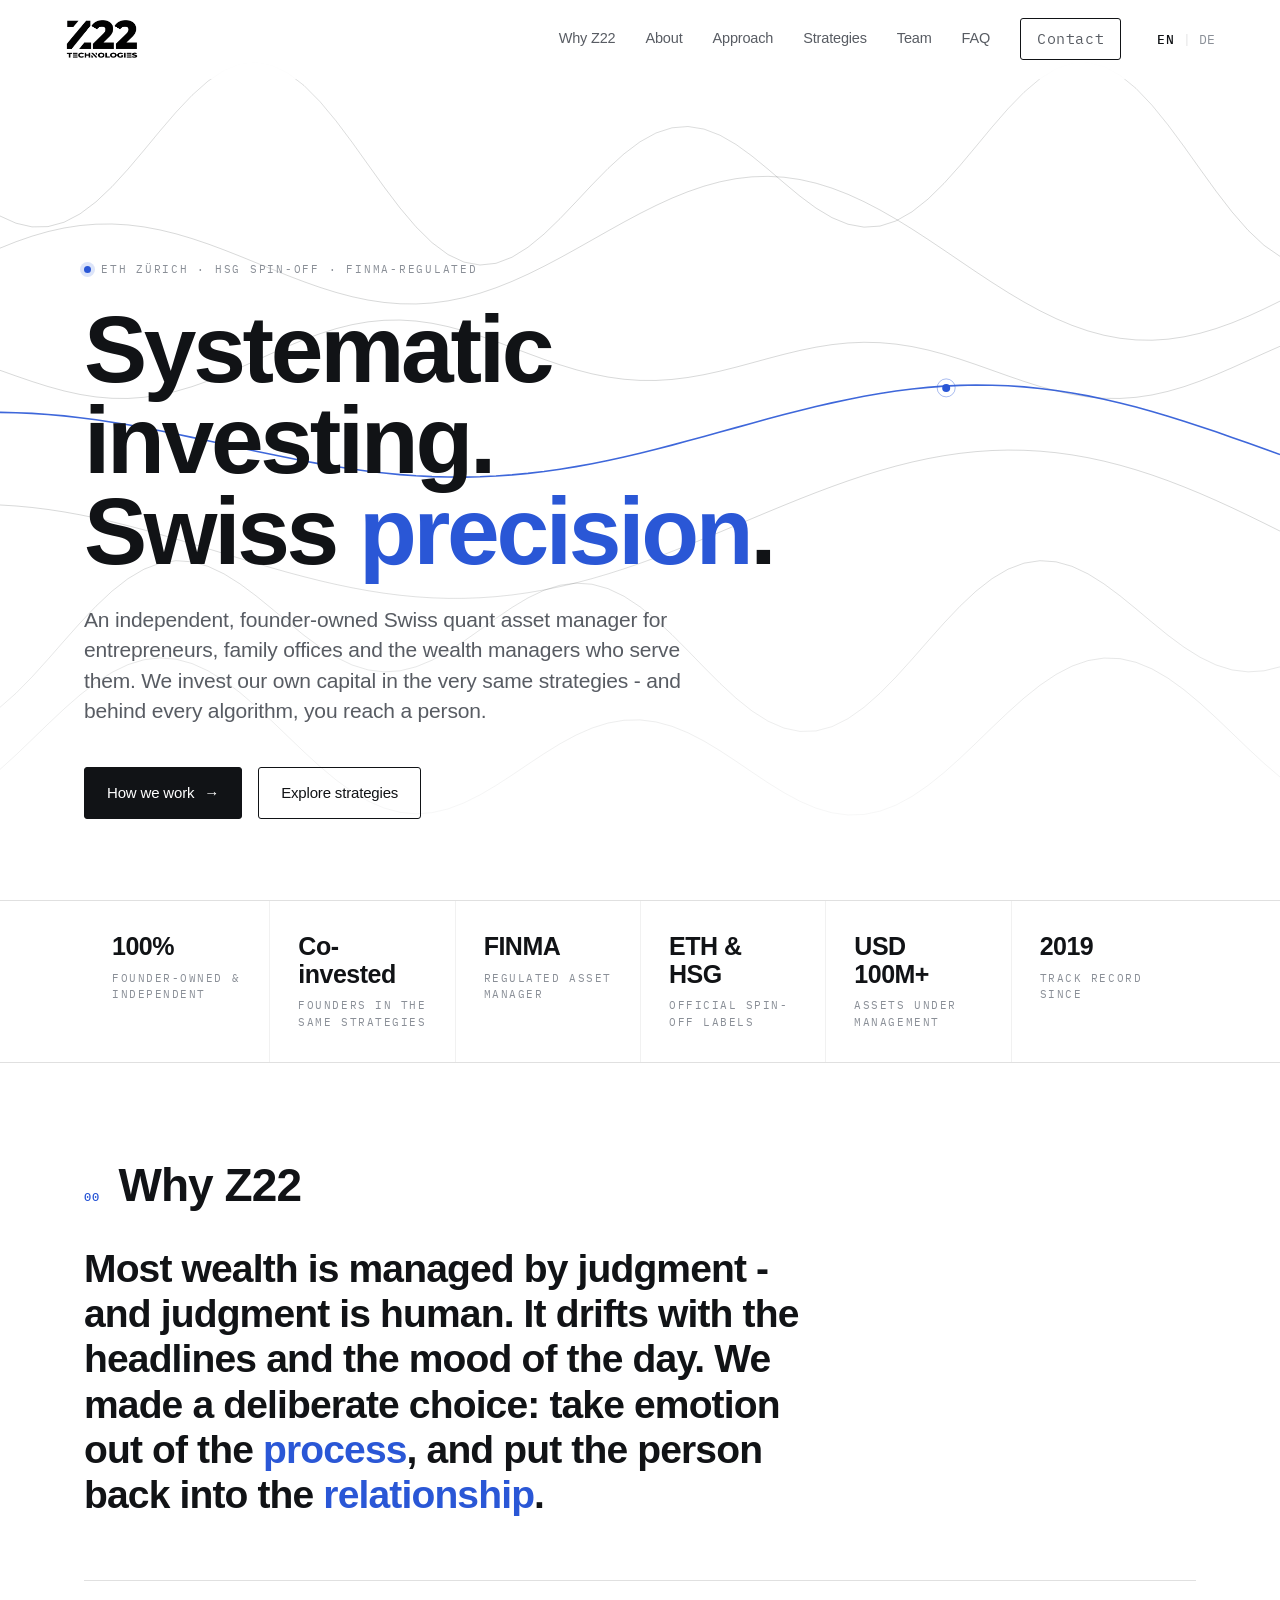
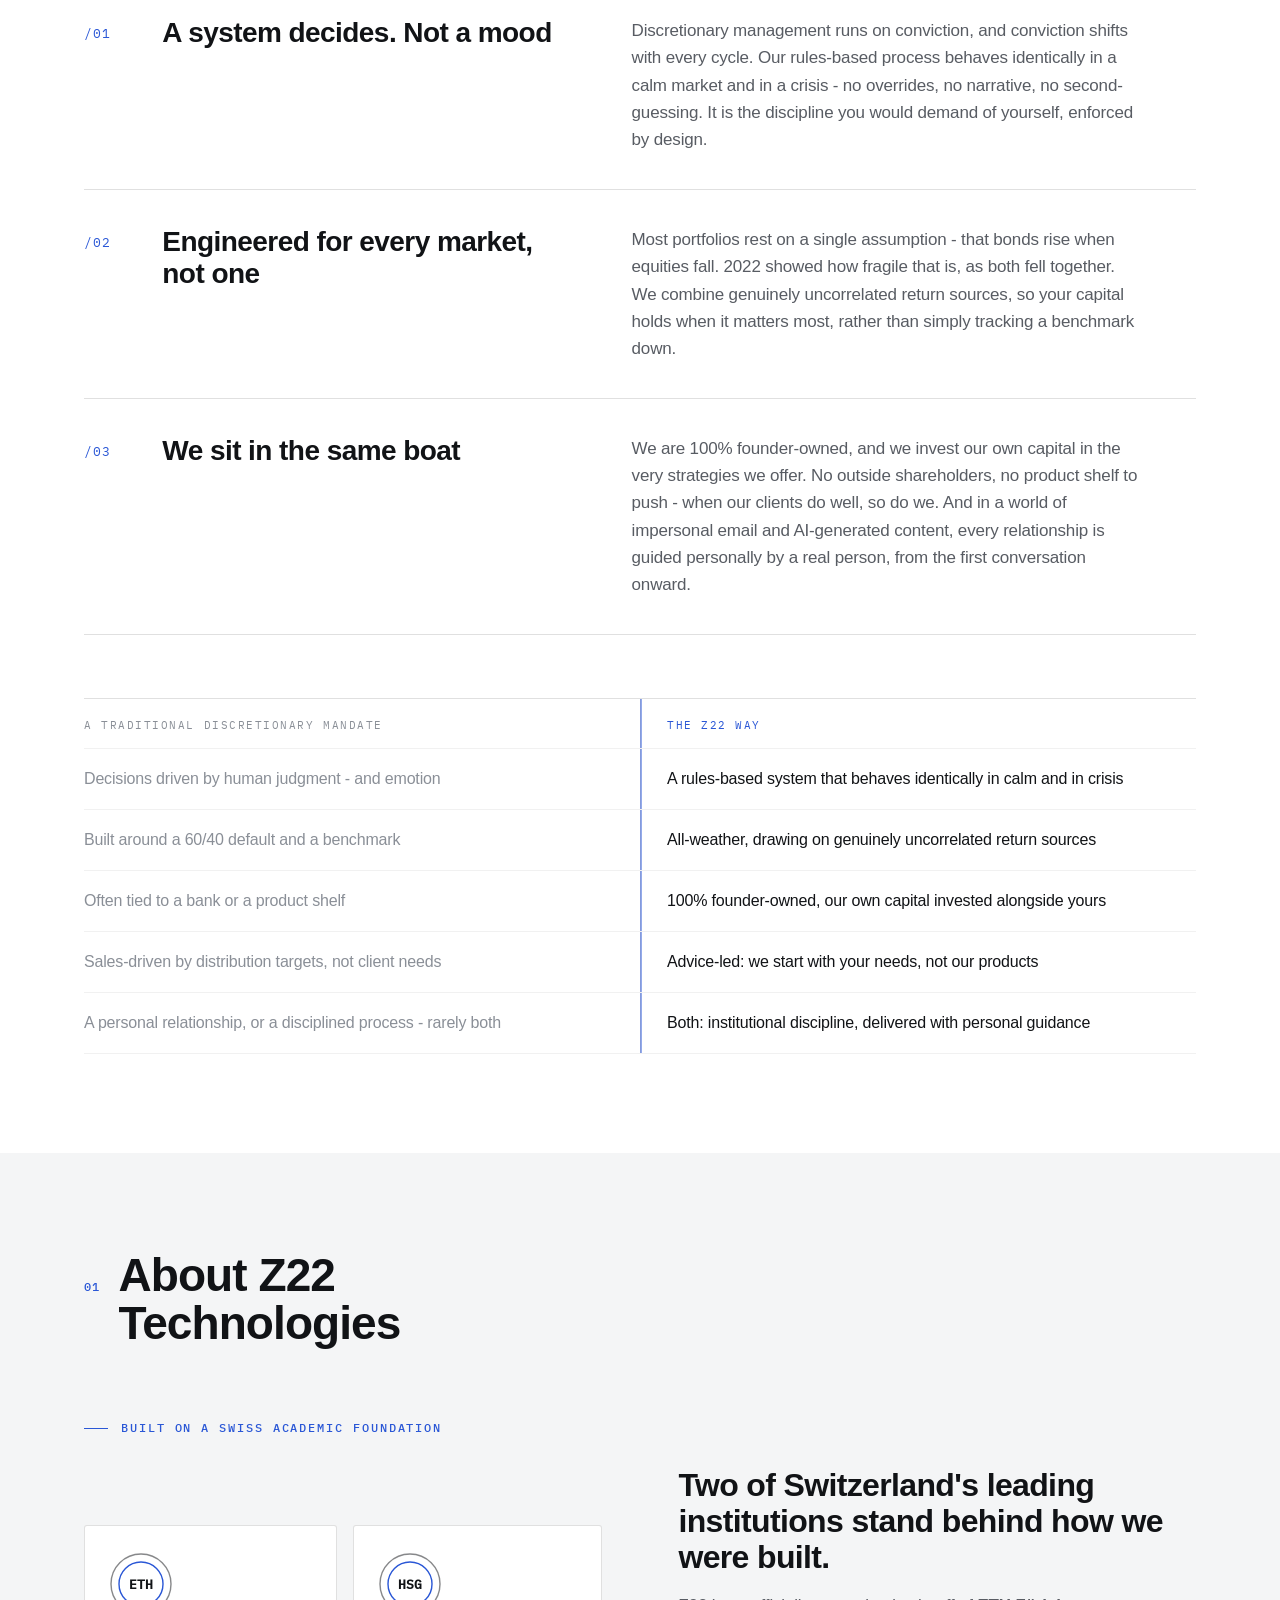
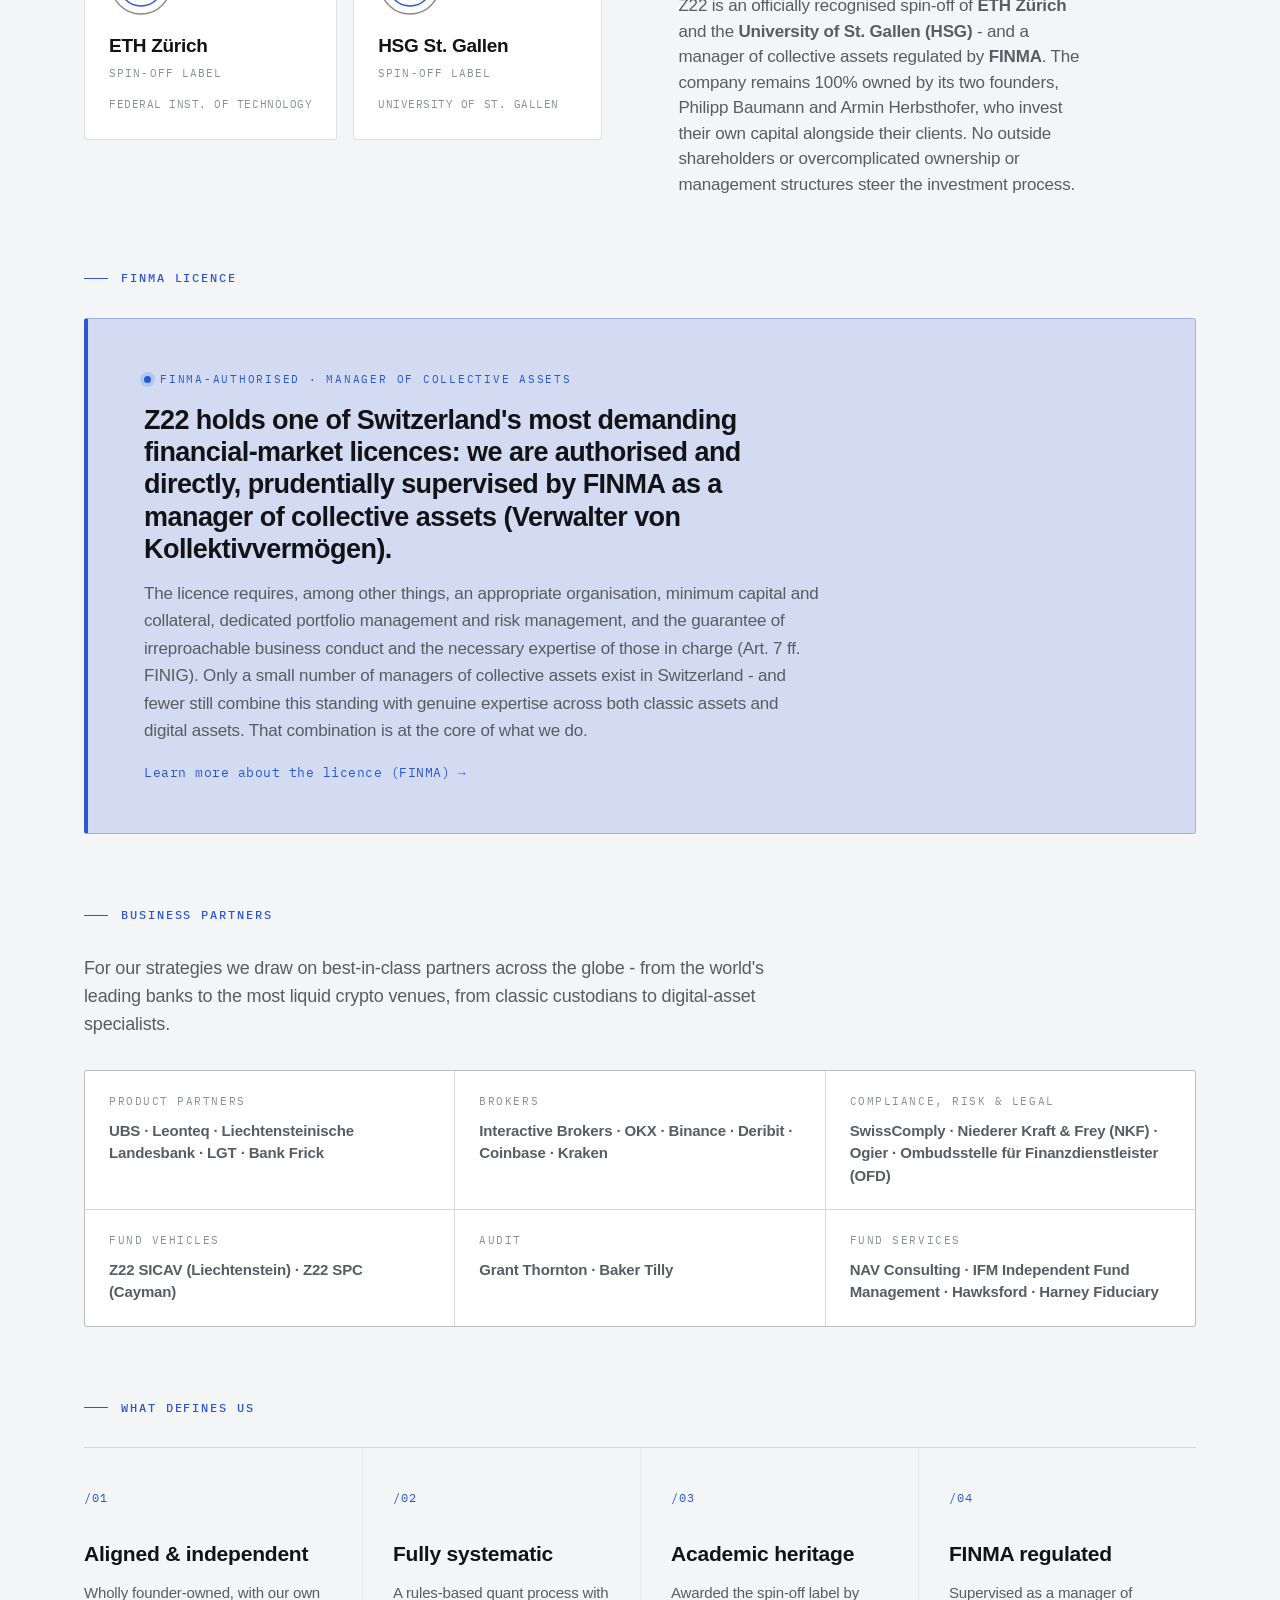
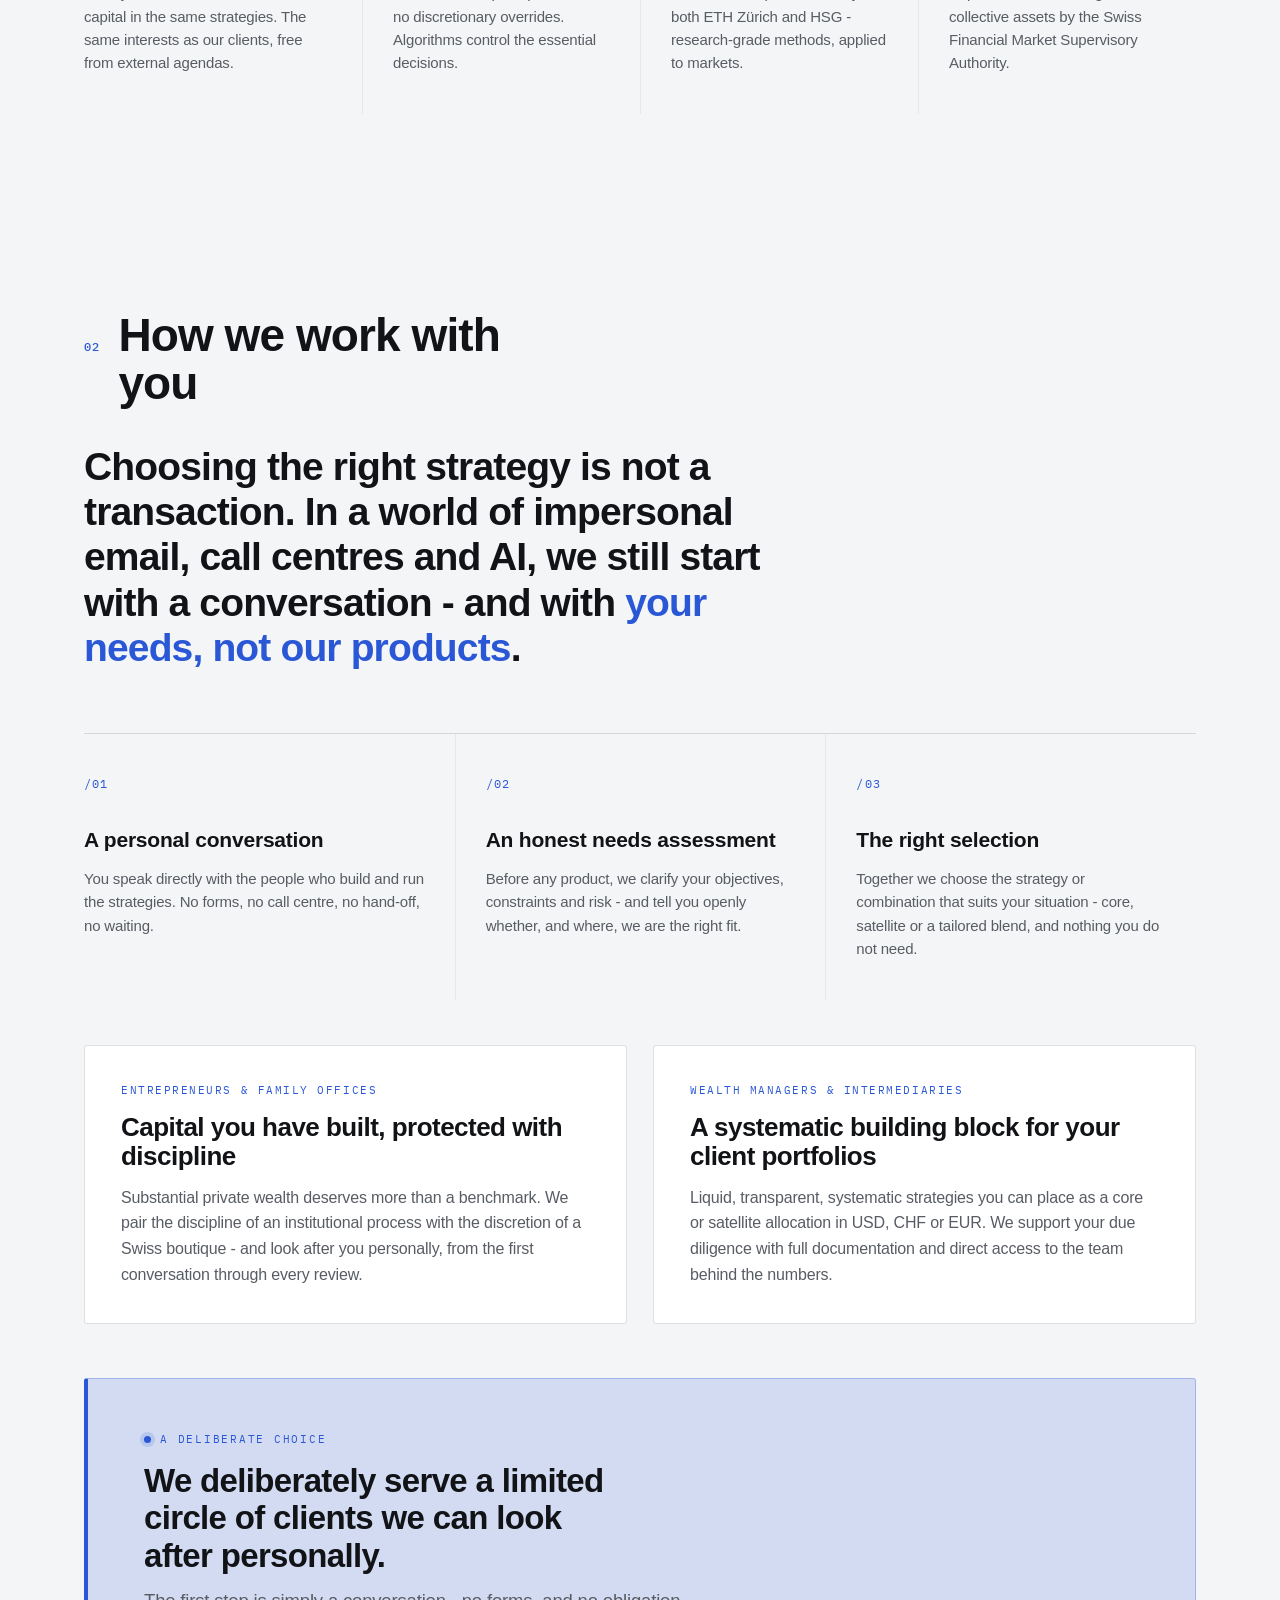
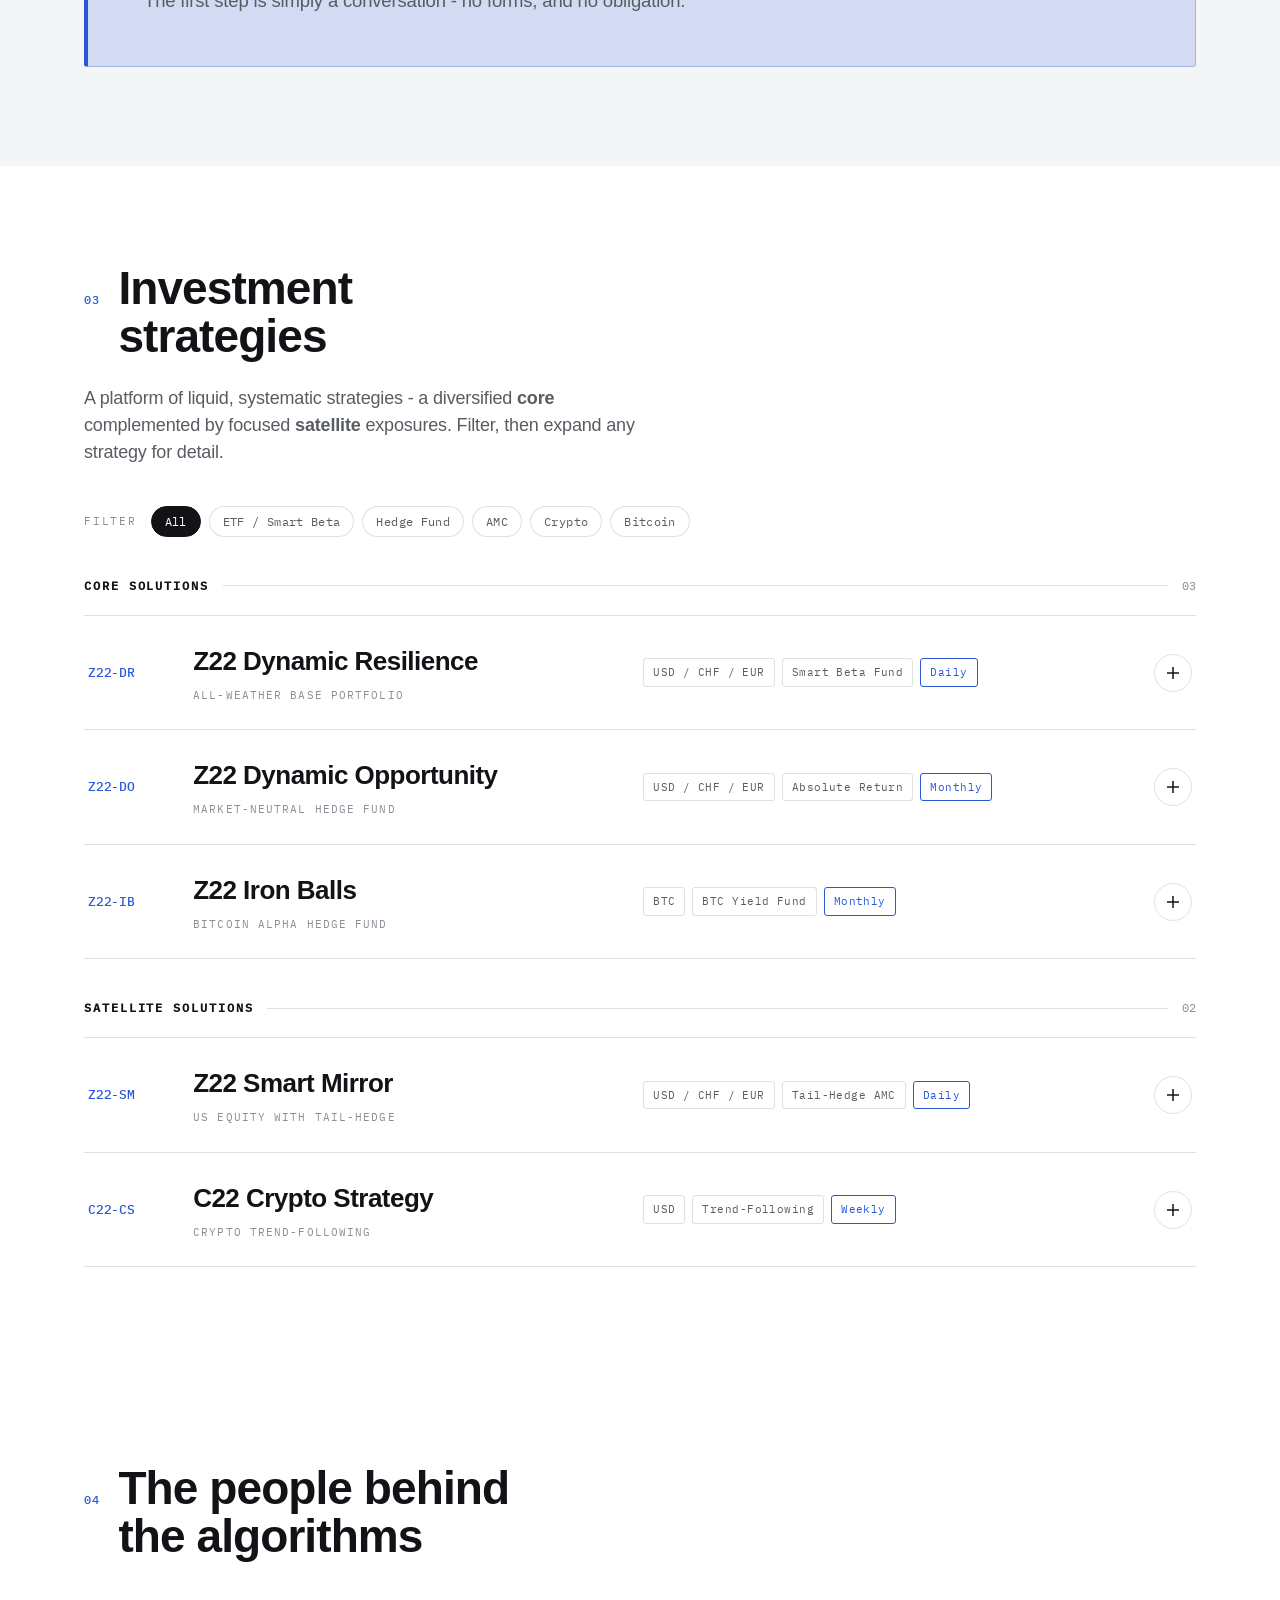
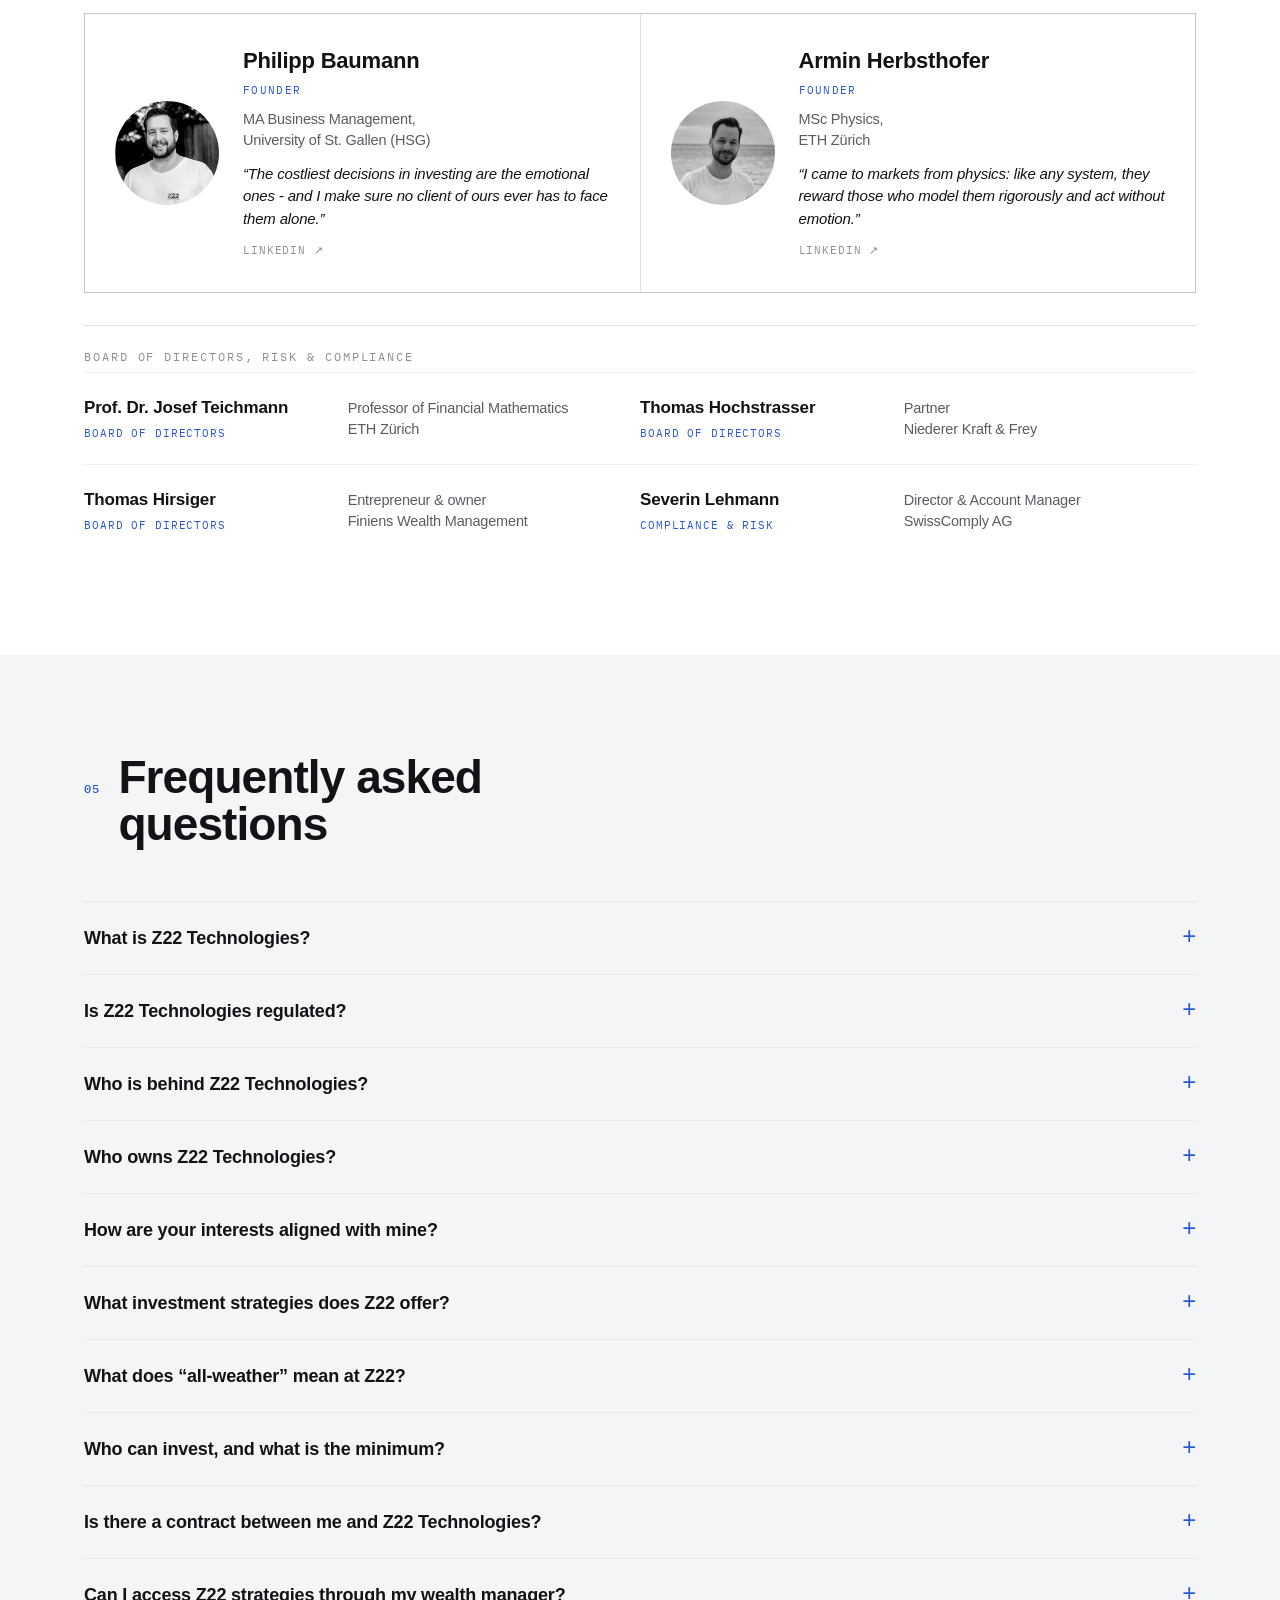
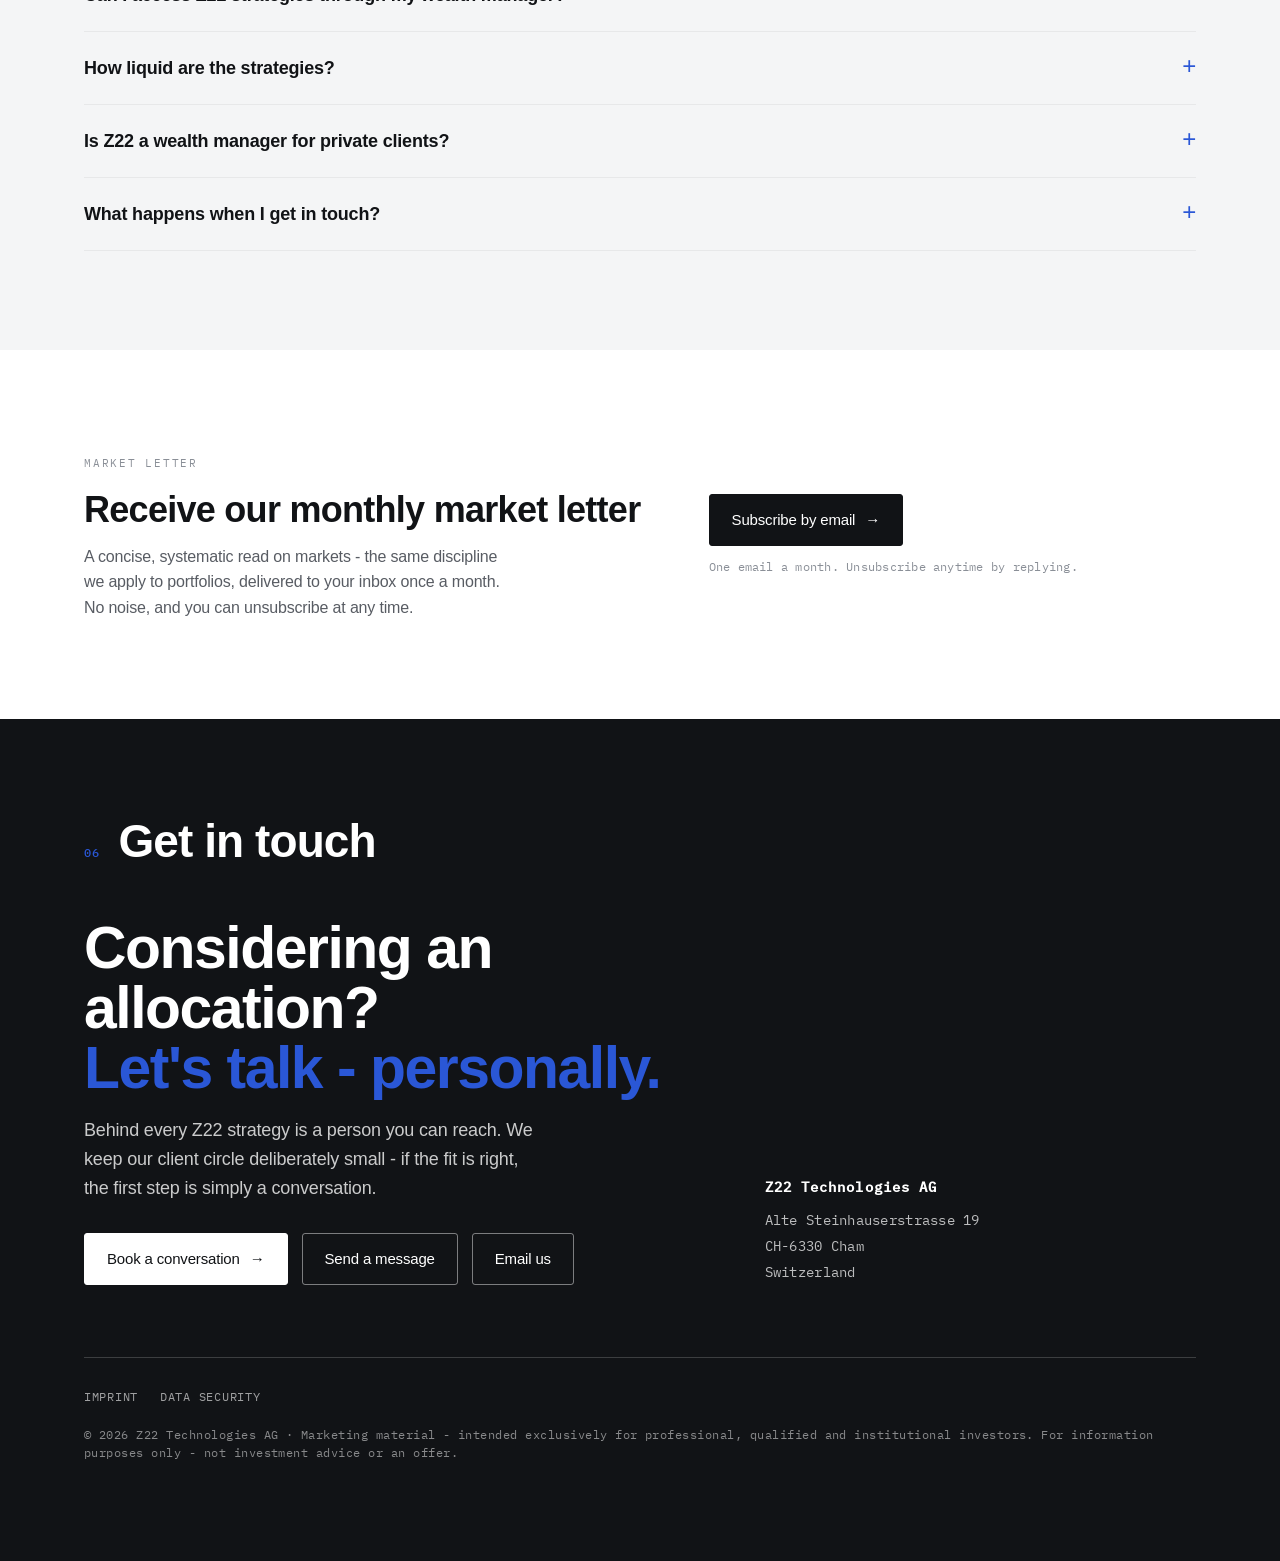
<file: index.html>
<!DOCTYPE html>
<html lang="en" data-theme="light" data-accent="cobalt" data-font="swiss" data-hero="signal">
<head>
<meta charset="UTF-8" />
<meta name="viewport" content="width=device-width, initial-scale=1.0" />
<title>Z22 Technologies - Swiss Quant Asset Manager</title>
<meta name="description" content="Z22 Technologies is an independent, founder-owned Swiss quant asset manager - FINMA-authorised as a manager of collective assets, an ETH Zürich and HSG spin-off - investing across classic and digital assets (crypto) for entrepreneurs, family offices and their wealth managers. We invest our own capital alongside our clients and guide every relationship personally." />
<meta name="robots" content="index, follow, max-image-preview:large, max-snippet:-1" />
<link rel="canonical" href="https://www.z22.ch/" />
<link rel="alternate" hreflang="en" href="https://www.z22.ch/" />
<link rel="alternate" hreflang="de" href="https://www.z22.ch/index.de.html" />
<link rel="alternate" hreflang="x-default" href="https://www.z22.ch/" />

<!-- Icons -->
<link rel="icon" href="assets/favicon.svg" type="image/svg+xml" />
<link rel="icon" href="assets/favicon-48.png" type="image/png" sizes="48x48" />
<link rel="apple-touch-icon" href="assets/apple-touch-icon.png" />

<!-- Open Graph / Twitter -->
<meta property="og:type" content="website" />
<meta property="og:site_name" content="Z22 Technologies" />
<meta property="og:title" content="Z22 Technologies - Swiss Quant Asset Manager" />
<meta property="og:description" content="An independent, founder-owned Swiss quant asset manager for entrepreneurs, family offices and wealth managers - FINMA-authorised as a manager of collective assets, investing across classic and digital assets (crypto). We invest our own capital alongside our clients - and guide every relationship personally." />
<meta property="og:url" content="https://www.z22.ch/" />
<meta property="og:image" content="https://www.z22.ch/assets/og-image.png" />
<meta property="og:locale" content="en_GB" />
<meta name="twitter:card" content="summary_large_image" />
<meta name="twitter:title" content="Z22 Technologies - Swiss Quant Asset Manager" />
<meta name="twitter:description" content="An independent, founder-owned Swiss quant asset manager for entrepreneurs, family offices and wealth managers - FINMA-authorised as a manager of collective assets, investing across classic and digital assets (crypto). We invest our own capital alongside our clients - and guide every relationship personally." />
<meta name="twitter:image" content="https://www.z22.ch/assets/og-image.png" />

<!-- Structured data: organization (helps AI / search understand the entity) -->
<script type="application/ld+json">
{
  "@context": "https://schema.org",
  "@type": "FinancialService",
  "name": "Z22 Technologies AG",
  "alternateName": "Z22 Technologies",
  "url": "https://www.z22.ch/",
  "logo": "https://www.z22.ch/assets/z22-logo.png",
  "image": "https://www.z22.ch/assets/z22-logo.png",
  "description": "Z22 Technologies is an independent, founder-owned Swiss quant asset manager, FINMA-authorised and prudentially supervised as a manager of collective assets (Verwalter von Kollektivvermögen), and an official spin-off of ETH Zürich and the University of St. Gallen (HSG). The founders invest their own capital in the same strategies offered to clients. It builds all-weather and absolute-return strategies in liquid markets across both classic assets and digital assets (crypto), driven entirely by algorithms, never by discretion.",
  "slogan": "Systematic investing. Swiss precision.",
  "foundingDate": "2019",
  "email": "hello@z22.ch",
  "founders": [
    { "@type": "Person", "name": "Philipp Baumann", "jobTitle": "Founder", "sameAs": "https://www.linkedin.com/in/philipp-baumann-715a9691/" },
    { "@type": "Person", "name": "Armin Herbsthofer", "jobTitle": "Founder", "sameAs": "https://www.linkedin.com/in/armin-herbsthofer/" }
  ],
  "address": {
    "@type": "PostalAddress",
    "streetAddress": "Alte Steinhauserstrasse 19",
    "postalCode": "6330",
    "addressLocality": "Cham",
    "addressRegion": "Zug",
    "addressCountry": "CH"
  },
  "areaServed": "CH",
  "sameAs": ["https://www.linkedin.com/company/z22-technologies-ag"],
  "identifier": { "@type": "PropertyValue", "propertyID": "UID", "value": "CHE-485.152.086" },
  "knowsAbout": ["Systematic investing", "Quantitative asset management", "Manager of collective assets", "Verwalter von Kollektivvermögen", "All-weather portfolio", "Absolute return", "Trend following", "Digital assets", "Crypto", "Bitcoin", "Family office", "Wealth management", "Quantitative wealth management", "Wealth management for entrepreneurs", "High-net-worth individuals (HNWI, UHNWI)", "Private clients", "Independent Swiss asset manager"],
  "audience": { "@type": "Audience", "audienceType": "High-net-worth private clients, entrepreneurs, family offices, wealth managers and external asset managers (EAMs)" }
}
</script>

<!-- Self-hosted IBM Plex Mono (no external Google Fonts call). Display = system Helvetica Neue. -->
<link rel="stylesheet" href="assets/fonts.css" />
<link rel="stylesheet" href="styles.css" />
</head>
<body>

<!-- ============ NAV ============ -->
<header class="nav">
  <a class="nav__brand" href="#top" aria-label="Z22 Technologies home">
    <img class="nav__logo-img" src="assets/z22-logo.png" alt="Z22 Technologies" width="80" height="44" />
  </a>
  <nav class="nav__links">
    <a href="#why">Why Z22</a>
    <a href="#about">About</a>
    <a href="#approach">Approach</a>
    <a href="#strategies">Strategies</a>
    <a href="#team">Team</a>
    <a href="#faq">FAQ</a>
    <a href="contact.html" class="nav__cta">Contact</a>
    <span class="nav__lang" aria-label="Language">
      <a href="index.html" class="is-active" aria-current="true" hreflang="en">EN</a>
      <span class="nav__lang-sep" aria-hidden="true">|</span>
      <a href="index.de.html" hreflang="de">DE</a>
    </span>
  </nav>
  <button class="nav__burger" aria-label="Toggle menu">Menu</button>
</header>

<div class="mobile-menu">
  <a href="#why">Why Z22</a>
  <a href="#about">About</a>
  <a href="#approach">Approach</a>
  <a href="#strategies">Strategies</a>
  <a href="#team">Team</a>
  <a href="#faq">FAQ</a>
  <a href="contact.html">Contact</a>
  <div class="mobile-menu__lang" aria-label="Language">
    <a href="index.html" class="is-active" aria-current="true" hreflang="en">EN</a>
    <span class="nav__lang-sep" aria-hidden="true">|</span>
    <a href="index.de.html" hreflang="de">DE</a>
  </div>
</div>

<!-- ============ HERO ============ -->
<section class="hero" id="top">
  <canvas id="hero-canvas"></canvas>
  <div class="hero__veil"></div>
  <div class="hero__inner wrap">
    <span class="hero__eyebrow mono-label"><span class="dot"></span>ETH&nbsp;Zürich · HSG Spin-off · FINMA-regulated</span>
    <h1>Systematic investing.<br />Swiss <em>precision</em>.</h1>
    <p class="hero__sub">An independent, founder-owned Swiss quant asset manager for entrepreneurs, family offices and the wealth managers who serve them. We invest our own capital in the very same strategies - and behind every algorithm, you reach a person.</p>
    <div class="hero__row">
      <a href="#approach" class="btn btn--solid">How we work <span class="arrow">→</span></a>
      <a href="#strategies" class="btn btn--ghost">Explore strategies</a>
    </div>
  </div>
</section>

<!-- ============ TRUST STRIP ============ -->
<div class="trust">
  <div class="wrap">
    <div class="trust__grid">
      <div class="trust__item">
        <span class="trust__v"><span data-count="100">0</span>%</span>
        <span class="trust__k">Founder-owned &amp; independent</span>
      </div>
      <div class="trust__item">
        <span class="trust__v">Co-invested</span>
        <span class="trust__k">Founders in the same strategies</span>
      </div>
      <div class="trust__item">
        <span class="trust__v">FINMA</span>
        <span class="trust__k">Regulated asset manager</span>
      </div>
      <div class="trust__item">
        <span class="trust__v">ETH &amp; HSG</span>
        <span class="trust__k">Official spin-off labels</span>
      </div>
      <div class="trust__item">
        <span class="trust__v">USD 100M+</span>
        <span class="trust__k">Assets under management</span>
      </div>
      <div class="trust__item">
        <span class="trust__v">2019</span>
        <span class="trust__k">Track record since</span>
      </div>
    </div>
  </div>
</div>

<!-- ============ WHY Z22 ============ -->
<section class="section" id="why">
  <div class="wrap">
    <div class="sec-head reveal">
      <span class="sec-num">00</span>
      <h2 class="sec-title">Why Z22</h2>
    </div>

    <p class="why__lead reveal" data-d="1">Most wealth is managed by judgment - and judgment is human. It drifts with the headlines and the mood of the day. We made a deliberate choice: take emotion out of the <em>process</em>, and put the person back into the <em>relationship</em>.</p>

    <div class="why-list reveal" data-d="2">
      <div class="belief">
        <span class="belief__n">/01</span>
        <h3 class="belief__claim">A system decides. Not a mood</h3>
        <p class="belief__body">Discretionary management runs on conviction, and conviction shifts with every cycle. Our rules-based process behaves identically in a calm market and in a crisis - no overrides, no narrative, no second-guessing. It is the discipline you would demand of yourself, enforced by design.</p>
      </div>
      <div class="belief">
        <span class="belief__n">/02</span>
        <h3 class="belief__claim">Engineered for every market, not one</h3>
        <p class="belief__body">Most portfolios rest on a single assumption - that bonds rise when equities fall. 2022 showed how fragile that is, as both fell together. We combine genuinely uncorrelated return sources, so your capital holds when it matters most, rather than simply tracking a benchmark down.</p>
      </div>
      <div class="belief">
        <span class="belief__n">/03</span>
        <h3 class="belief__claim">We sit in the same boat</h3>
        <p class="belief__body">We are 100% founder-owned, and we invest our own capital in the very strategies we offer. No outside shareholders, no product shelf to push - when our clients do well, so do we. And in a world of impersonal email and AI-generated content, every relationship is guided personally by a real person, from the first conversation onward.</p>
      </div>
    </div>

    <!-- traditional discretionary mandate vs the Z22 way -->
    <div class="vs reveal" data-d="2" aria-label="A traditional discretionary mandate compared with Z22">
      <div class="vs__row vs__head">
        <div class="vs__cell vs__cell--c">A traditional discretionary mandate</div>
        <div class="vs__cell vs__cell--z">The Z22 way</div>
      </div>
      <div class="vs__row">
        <div class="vs__cell vs__cell--c">Decisions driven by human judgment - and emotion</div>
        <div class="vs__cell vs__cell--z">A rules-based system that behaves identically in calm and in crisis</div>
      </div>
      <div class="vs__row">
        <div class="vs__cell vs__cell--c">Built around a 60/40 default and a benchmark</div>
        <div class="vs__cell vs__cell--z">All-weather, drawing on genuinely uncorrelated return sources</div>
      </div>
      <div class="vs__row">
        <div class="vs__cell vs__cell--c">Often tied to a bank or a product shelf</div>
        <div class="vs__cell vs__cell--z">100% founder-owned, our own capital invested alongside yours</div>
      </div>
      <div class="vs__row">
        <div class="vs__cell vs__cell--c">Sales-driven by distribution targets, not client needs</div>
        <div class="vs__cell vs__cell--z">Advice-led: we start with your needs, not our products</div>
      </div>
      <div class="vs__row">
        <div class="vs__cell vs__cell--c">A personal relationship, or a disciplined process - rarely both</div>
        <div class="vs__cell vs__cell--z">Both: institutional discipline, delivered with personal guidance</div>
      </div>
    </div>
  </div>
</section>

<!-- ============ CREDIBILITY / SPIN-OFF ============ -->
<section class="section section--alt" id="about">
  <div class="wrap">
    <div class="sec-head reveal">
      <span class="sec-num">01</span>
      <h2 class="sec-title">About Z22 Technologies</h2>
    </div>

    <!-- 1. Academic foundation -->
    <div class="about-block">
      <h3 class="about-sub reveal">Built on a Swiss Academic Foundation</h3>
    <div class="cred">
      <div class="cred__labels reveal" data-d="1">
        <div class="label-card">
          <svg class="label-card__seal" viewBox="0 0 64 64" fill="none" aria-hidden="true">
            <circle cx="32" cy="32" r="30" stroke="currentColor" stroke-width="1.4" opacity="0.5"/>
            <circle cx="32" cy="32" r="22" stroke="var(--accent)" stroke-width="1.4"/>
            <text x="32" y="37" text-anchor="middle" font-family="var(--font-mono)" font-size="13" font-weight="600" fill="currentColor">ETH</text>
          </svg>
          <div>
            <div class="label-card__inst">ETH Zürich</div>
            <div class="strat__cat" style="margin-top:4px">Spin-off label</div>
          </div>
          <div class="label-card__meta">Federal Inst. of Technology</div>
        </div>
        <div class="label-card">
          <svg class="label-card__seal" viewBox="0 0 64 64" fill="none" aria-hidden="true">
            <circle cx="32" cy="32" r="30" stroke="currentColor" stroke-width="1.4" opacity="0.5"/>
            <circle cx="32" cy="32" r="22" stroke="var(--accent)" stroke-width="1.4"/>
            <text x="32" y="37" text-anchor="middle" font-family="var(--font-mono)" font-size="13" font-weight="600" fill="currentColor">HSG</text>
          </svg>
          <div>
            <div class="label-card__inst">HSG St. Gallen</div>
            <div class="strat__cat" style="margin-top:4px">Spin-off label</div>
          </div>
          <div class="label-card__meta">University of St. Gallen</div>
        </div>
      </div>
      <div class="cred__copy reveal" data-d="2">
        <h3>Two of Switzerland's leading institutions stand behind how we were built.</h3>
        <p>Z22 is an officially recognised spin-off of <strong>ETH&nbsp;Zürich</strong> and the <strong>University of St.&nbsp;Gallen&nbsp;(HSG)</strong> - and a manager of collective assets regulated by <strong>FINMA</strong>. The company remains 100% owned by its two founders, Philipp Baumann and Armin Herbsthofer, who invest their own capital alongside their clients. No outside shareholders or overcomplicated ownership or management structures steer the investment process.</p>
      </div>
    </div>
    </div>

    <!-- 2. FINMA licence -->
    <div class="about-block">
      <h3 class="about-sub reveal">FINMA Licence</h3>
    <div class="finma-note reveal" data-d="1">
      <span class="finma-note__kicker mono-label"><span class="dot"></span>FINMA-authorised · Manager of collective assets</span>
      <p class="finma-note__lead">Z22 holds one of Switzerland's most demanding financial-market licences: we are authorised and directly, prudentially supervised by FINMA as a manager of collective assets (Verwalter von Kollektivvermögen).</p>
      <p class="finma-note__body">The licence requires, among other things, an appropriate organisation, minimum capital and collateral, dedicated portfolio management and risk management, and the guarantee of irreproachable business conduct and the necessary expertise of those in charge (Art. 7 ff. FINIG). Only a small number of managers of collective assets exist in Switzerland - and fewer still combine this standing with genuine expertise across both classic assets and digital assets. That combination is at the core of what we do.</p>
      <a class="finma-note__link" href="https://www.finma.ch/bewilligung/asset-management/vermoegensverwalter-kollektiver-kapitalanlagen/" target="_blank" rel="noopener">Learn more about the licence (FINMA) <span class="arrow">→</span></a>
    </div>
    </div>

    <!-- 3. Business partners -->
    <div class="about-block">
      <h3 class="about-sub reveal">Business Partners</h3>
    <div class="partners-cat reveal" data-d="2">
      <p class="partners-cat__intro">For our strategies we draw on best-in-class partners across the globe - from the world's leading banks to the most liquid crypto venues, from classic custodians to digital-asset specialists.</p>
      <div class="partners-cat__grid">
        <div class="partners-cat__group">
          <span class="partners-cat__label">Product partners</span>
          <span class="partners-cat__names">UBS · Leonteq · Liechtensteinische Landesbank · LGT · Bank Frick</span>
        </div>
        <div class="partners-cat__group">
          <span class="partners-cat__label">Brokers</span>
          <span class="partners-cat__names">Interactive Brokers · OKX · Binance · Deribit · Coinbase · Kraken</span>
        </div>
        <div class="partners-cat__group">
          <span class="partners-cat__label">Compliance, Risk &amp; Legal</span>
          <span class="partners-cat__names">SwissComply · Niederer Kraft &amp; Frey (NKF) · Ogier · Ombudsstelle für Finanzdienstleister (OFD)</span>
        </div>
        <div class="partners-cat__group">
          <span class="partners-cat__label">Fund vehicles</span>
          <span class="partners-cat__names">Z22 SICAV (Liechtenstein) · Z22 SPC (Cayman)</span>
        </div>
        <div class="partners-cat__group">
          <span class="partners-cat__label">Audit</span>
          <span class="partners-cat__names">Grant Thornton · Baker Tilly</span>
        </div>
        <div class="partners-cat__group">
          <span class="partners-cat__label">Fund services</span>
          <span class="partners-cat__names">NAV Consulting · IFM Independent Fund Management · Hawksford · Harney Fiduciary</span>
        </div>
      </div>
    </div>
    </div>

    <!-- 4. What defines us -->
    <div class="about-block">
      <h3 class="about-sub reveal">What defines us</h3>
    <div class="principles reveal" data-d="1">
      <div class="principle">
        <span class="principle__n">/01</span>
        <div class="principle__t">Aligned &amp; independent</div>
        <p class="principle__d">Wholly founder-owned, with our own capital in the same strategies. The same interests as our clients, free from external agendas.</p>
      </div>
      <div class="principle">
        <span class="principle__n">/02</span>
        <div class="principle__t">Fully systematic</div>
        <p class="principle__d">A rules-based quant process with no discretionary overrides. Algorithms control the essential decisions.</p>
      </div>
      <div class="principle">
        <span class="principle__n">/03</span>
        <div class="principle__t">Academic heritage</div>
        <p class="principle__d">Awarded the spin-off label by both ETH&nbsp;Zürich and HSG - research-grade methods, applied to markets.</p>
      </div>
      <div class="principle">
        <span class="principle__n">/04</span>
        <div class="principle__t">FINMA regulated</div>
        <p class="principle__d">Supervised as a manager of collective assets by the Swiss Financial Market Supervisory Authority.</p>
      </div>
    </div>
    </div>
  </div>
</section>

<!-- ============ APPROACH / HOW WE WORK ============ -->
<section class="section section--alt" id="approach">
  <div class="wrap">
    <div class="sec-head reveal">
      <span class="sec-num">02</span>
      <h2 class="sec-title">How we work with you</h2>
    </div>

    <p class="why__lead reveal" data-d="1">Choosing the right strategy is not a transaction. In a world of impersonal email, call centres and AI, we still start with a conversation - and with <em>your needs, not our products</em>.</p>

    <div class="principles principles--tri reveal" data-d="2" style="margin-top:clamp(40px,6vh,80px)">
      <div class="principle">
        <span class="principle__n">/01</span>
        <div class="principle__t">A personal conversation</div>
        <p class="principle__d">You speak directly with the people who build and run the strategies. No forms, no call centre, no hand-off, no waiting.</p>
      </div>
      <div class="principle">
        <span class="principle__n">/02</span>
        <div class="principle__t">An honest needs assessment</div>
        <p class="principle__d">Before any product, we clarify your objectives, constraints and risk - and tell you openly whether, and where, we are the right fit.</p>
      </div>
      <div class="principle">
        <span class="principle__n">/03</span>
        <div class="principle__t">The right selection</div>
        <p class="principle__d">Together we choose the strategy or combination that suits your situation - core, satellite or a tailored blend, and nothing you do not need.</p>
      </div>
    </div>

    <!-- two clearly addressed audiences -->
    <div class="aud-grid reveal" data-d="1">
      <div class="aud">
        <div class="aud__k">Entrepreneurs &amp; family offices</div>
        <div class="aud__t">Capital you have built, protected with discipline</div>
        <p class="aud__d">Substantial private wealth deserves more than a benchmark. We pair the discipline of an institutional process with the discretion of a Swiss boutique - and look after you personally, from the first conversation through every review.</p>
      </div>
      <div class="aud">
        <div class="aud__k">Wealth managers &amp; intermediaries</div>
        <div class="aud__t">A systematic building block for your client portfolios</div>
        <p class="aud__d">Liquid, transparent, systematic strategies you can place as a core or satellite allocation in USD, CHF or EUR. We support your due diligence with full documentation and direct access to the team behind the numbers.</p>
      </div>
    </div>

    <div class="approach-note reveal" data-d="2">
      <span class="approach-note__kicker"><span class="dot"></span>A deliberate choice</span>
      <p class="approach-note__lead">We deliberately serve a limited circle of clients we can look after personally.</p>
      <p class="approach-note__sub">The first step is simply a conversation - no forms, and no obligation.</p>
    </div>
  </div>
</section>

<!-- ============ STRATEGIES ============ -->
<section class="section" id="strategies">
  <div class="wrap">
    <div class="sec-head reveal">
      <span class="sec-num">03</span>
      <h2 class="sec-title">Investment strategies</h2>
    </div>
    <p class="reveal" data-d="1" style="color:var(--ink-2);max-width:56ch;margin:-28px 0 40px;font-size:18px">A platform of liquid, systematic strategies - a diversified <strong>core</strong> complemented by focused <strong>satellite</strong> exposures. Filter, then expand any strategy for detail.</p>

    <div class="strat-toolbar reveal" data-d="2">
      <span class="mono-label">Filter</span>
      <button class="chip is-active" data-filter="all">All</button>
      <button class="chip" data-filter="etf">ETF / Smart Beta</button>
      <button class="chip" data-filter="hedge">Hedge Fund</button>
      <button class="chip" data-filter="amc">AMC</button>
      <button class="chip" data-filter="crypto">Crypto</button>
      <button class="chip" data-filter="bitcoin">Bitcoin</button>
    </div>

    <!-- CORE -->
    <div class="strat-group reveal" data-d="1">
      <div class="strat-group__head">
        <h3>Core solutions</h3>
        <span class="rule"></span>
        <span class="count">03</span>
      </div>
      <div class="strat-list">

        <article class="strat" data-types="etf">
          <div class="strat__row">
            <div class="strat__tick">Z22-DR</div>
            <div>
              <div class="strat__name">Z22 Dynamic Resilience</div>
              <div class="strat__cat">All-weather base portfolio</div>
            </div>
            <div class="strat__tags">
              <span class="tag">USD / CHF / EUR</span>
              <span class="tag">Smart Beta Fund</span>
              <span class="tag tag--liq">Daily</span>
            </div>
            <div class="strat__toggle"><svg width="14" height="14" viewBox="0 0 14 14"><path d="M7 1v12M1 7h12" stroke="currentColor" stroke-width="1.5"/></svg></div>
          </div>
          <div class="strat__detail"><div><div class="strat__detail-inner">
            <div class="strat__idea">
              <span class="strat__idea-kicker">Why Resilience</span>
              <h4 class="strat__idea-head">From the static 60/40 to a <em>dynamic</em> all-weather portfolio</h4>
            </div>
            <div class="strat__body">
              <p class="strat__desc">The classic 60/40 portfolio rests on a single assumption - that bonds rise when equities fall. 2022 showed how fragile that is, when both fell together. Dynamic Resilience instead allocates systematically across six liquid asset classes - equities, government bonds, commodities, gold, bitcoin and cash - through low-cost ETFs, and reweights them continuously by market trend. A genuine all-weather base portfolio: stability first, with additional return opportunities across every market regime.</p>
              <a class="btn btn--ghost" href="mailto:sales@z22.ch?subject=Z22 Dynamic Resilience - Information Request">Request information <span class="arrow">→</span></a>
            </div>
          </div></div></div>
        </article>

        <article class="strat" data-types="hedge">
          <div class="strat__row">
            <div class="strat__tick">Z22-DO</div>
            <div>
              <div class="strat__name">Z22 Dynamic Opportunity</div>
              <div class="strat__cat">Market-neutral hedge fund</div>
            </div>
            <div class="strat__tags">
              <span class="tag">USD / CHF / EUR</span>
              <span class="tag">Absolute Return</span>
              <span class="tag tag--liq">Monthly</span>
            </div>
            <div class="strat__toggle"><svg width="14" height="14" viewBox="0 0 14 14"><path d="M7 1v12M1 7h12" stroke="currentColor" stroke-width="1.5"/></svg></div>
          </div>
          <div class="strat__detail"><div><div class="strat__detail-inner">
            <div class="strat__idea">
              <span class="strat__idea-kicker">Why Opportunity</span>
              <h4 class="strat__idea-head">Uncorrelated returns beyond <em>long-only</em> asset classes</h4>
            </div>
            <div class="strat__body">
              <p class="strat__desc">Traditional diversification runs out exactly when you need it - in a crisis, correlations converge and everything falls together. Dynamic Opportunity is a systematic, diversified portfolio of liquid alternative and quantitative strategies, engineered to deliver genuinely uncorrelated returns across market cycles. It splits into a directional and a non-directional bucket, with allocations that adapt dynamically to opportunities - institutional-quality alternative return sources, in liquid and transparent form.</p>
              <a class="btn btn--ghost" href="mailto:sales@z22.ch?subject=Z22 Dynamic Opportunity - Information Request">Request information <span class="arrow">→</span></a>
            </div>
          </div></div></div>
        </article>

        <article class="strat" data-types="hedge crypto bitcoin">
          <div class="strat__row">
            <div class="strat__tick">Z22-IB</div>
            <div>
              <div class="strat__name">Z22 Iron Balls</div>
              <div class="strat__cat">Bitcoin alpha hedge fund</div>
            </div>
            <div class="strat__tags">
              <span class="tag">BTC</span>
              <span class="tag">BTC Yield Fund</span>
              <span class="tag tag--liq">Monthly</span>
            </div>
            <div class="strat__toggle"><svg width="14" height="14" viewBox="0 0 14 14"><path d="M7 1v12M1 7h12" stroke="currentColor" stroke-width="1.5"/></svg></div>
          </div>
          <div class="strat__detail"><div><div class="strat__detail-inner">
            <div class="strat__idea">
              <span class="strat__idea-kicker">Why Iron Balls</span>
              <h4 class="strat__idea-head">More Bitcoin through trading - <em>dual compounding</em> in USD</h4>
            </div>
            <div class="strat__body">
              <p class="strat__desc">A permanent Bitcoin core, made to work harder. Iron Balls holds a constant Bitcoin base and layers systematic overlays on top - trend-following, systematic option selling, cross-exchange arbitrage and volatility harvesting. The trading steadily grows the number of bitcoins held; because investors also participate in Bitcoin's price, the return compounds twice in USD (dual compounding) - more bitcoins, at a potentially higher price. Fully systematic and data-driven, with no discretionary intervention.</p>
              <a class="btn btn--ghost" href="mailto:sales@z22.ch?subject=Z22 Iron Balls - Information Request">Request information <span class="arrow">→</span></a>
            </div>
          </div></div></div>
        </article>

      </div>
    </div>

    <!-- SATELLITE -->
    <div class="strat-group reveal" data-d="1">
      <div class="strat-group__head">
        <h3>Satellite solutions</h3>
        <span class="rule"></span>
        <span class="count">02</span>
      </div>
      <div class="strat-list">

        <article class="strat" data-types="amc">
          <div class="strat__row">
            <div class="strat__tick">Z22-SM</div>
            <div>
              <div class="strat__name">Z22 Smart Mirror</div>
              <div class="strat__cat">US equity with tail-hedge</div>
            </div>
            <div class="strat__tags">
              <span class="tag">USD / CHF / EUR</span>
              <span class="tag">Tail-Hedge AMC</span>
              <span class="tag tag--liq">Daily</span>
            </div>
            <div class="strat__toggle"><svg width="14" height="14" viewBox="0 0 14 14"><path d="M7 1v12M1 7h12" stroke="currentColor" stroke-width="1.5"/></svg></div>
          </div>
          <div class="strat__detail"><div><div class="strat__detail-inner">
            <div class="strat__idea">
              <span class="strat__idea-kicker">Why Smart Mirror</span>
              <h4 class="strat__idea-head">US equities with a built-in <em>tail hedge</em>, not gut feel</h4>
            </div>
            <div class="strat__body">
              <p class="strat__desc">Stay invested in the US market - without betting the outcome on your nerves in a crash. Smart Mirror combines a permanent core in S&amp;P 500 ETFs with a systematically implemented tail hedge. When the models detect tail risk, the strategy builds rule-based exposure to VIX futures (via long-VIX ETFs, “Z22 VolaBoost”), typically for a short, defined period. Fully quantitative and rule-based; discretionary intervention is excluded, for consistent, unemotional execution.</p>
              <a class="btn btn--ghost" href="mailto:sales@z22.ch?subject=Z22 Smart Mirror - Information Request">Request information <span class="arrow">→</span></a>
            </div>
          </div></div></div>
        </article>

        <article class="strat" data-types="crypto">
          <div class="strat__row">
            <div class="strat__tick">C22-CS</div>
            <div>
              <div class="strat__name">C22 Crypto Strategy</div>
              <div class="strat__cat">Crypto trend-following</div>
            </div>
            <div class="strat__tags">
              <span class="tag">USD</span>
              <span class="tag">Trend-Following</span>
              <span class="tag tag--liq">Weekly</span>
            </div>
            <div class="strat__toggle"><svg width="14" height="14" viewBox="0 0 14 14"><path d="M7 1v12M1 7h12" stroke="currentColor" stroke-width="1.5"/></svg></div>
          </div>
          <div class="strat__detail"><div><div class="strat__detail-inner">
            <div class="strat__idea">
              <span class="strat__idea-kicker">Why C22</span>
              <h4 class="strat__idea-head">Trading crypto trends - <em>long and short</em>, beyond buy-and-hold</h4>
            </div>
            <div class="strat__body">
              <p class="strat__desc">Crypto returns without a permanent directional bet. C22 is a fully systematic, mid-frequency trend-following strategy across the 25 most liquid cryptocurrencies. Data-driven signals over multiple time horizons capture both up and down trends, expressed through long/short positions in crypto perpetual swaps and short options on Bitcoin. A disciplined risk framework adapts rapidly to changing markets, targeting asymmetric, risk-adjusted returns with low correlation to both traditional assets and the broader crypto market.</p>
              <a class="btn btn--ghost" href="mailto:sales@z22.ch?subject=C22 Crypto Strategy - Information Request">Request information <span class="arrow">→</span></a>
            </div>
          </div></div></div>
        </article>

      </div>
    </div>
  </div>
</section>

<!-- ============ TEAM ============ -->
<section class="section" id="team">
  <div class="wrap">
    <div class="sec-head reveal">
      <span class="sec-num">04</span>
      <h2 class="sec-title">The people behind the algorithms</h2>
    </div>

    <div class="team-grid reveal" data-d="1">
      <div class="founder">
        <img class="founder__photo" src="assets/founder-pb.jpg" alt="Philipp Baumann" width="104" height="104" loading="lazy" />
        <div>
          <div class="founder__name">Philipp Baumann</div>
          <div class="founder__role">Founder</div>
          <p class="founder__edu">MA Business Management,<br />University of St. Gallen (HSG)</p>
          <p class="founder__quote">“The costliest decisions in investing are the emotional ones - and I make sure no client of ours ever has to face them alone.”</p>
          <a class="founder__li" href="https://www.linkedin.com/in/philipp-baumann-715a9691/" target="_blank" rel="noopener">LinkedIn ↗</a>
        </div>
      </div>
      <div class="founder">
        <img class="founder__photo" src="assets/founder-ah.jpg" alt="Armin Herbsthofer" width="104" height="104" loading="lazy" />
        <div>
          <div class="founder__name">Armin Herbsthofer</div>
          <div class="founder__role">Founder</div>
          <p class="founder__edu">MSc Physics,<br />ETH Zürich</p>
          <p class="founder__quote">“I came to markets from physics: like any system, they reward those who model them rigorously and act without emotion.”</p>
          <a class="founder__li" href="https://www.linkedin.com/in/armin-herbsthofer/" target="_blank" rel="noopener">LinkedIn ↗</a>
        </div>
      </div>
    </div>

    <div class="board reveal" data-d="2">
      <div class="board__head">Board of Directors, Risk &amp; Compliance</div>
      <div class="board-grid">
        <div class="member">
          <div>
            <div class="member__name">Prof. Dr. Josef Teichmann</div>
            <div class="member__role">Board of Directors</div>
          </div>
          <div class="member__org">Professor of Financial Mathematics<br />ETH Zürich</div>
        </div>
        <div class="member">
          <div>
            <div class="member__name">Thomas Hochstrasser</div>
            <div class="member__role">Board of Directors</div>
          </div>
          <div class="member__org">Partner<br />Niederer Kraft &amp; Frey</div>
        </div>
        <div class="member">
          <div>
            <div class="member__name">Thomas Hirsiger</div>
            <div class="member__role">Board of Directors</div>
          </div>
          <div class="member__org">Entrepreneur &amp; owner<br />Finiens Wealth Management</div>
        </div>
        <div class="member">
          <div>
            <div class="member__name">Severin Lehmann</div>
            <div class="member__role">Compliance &amp; Risk</div>
          </div>
          <div class="member__org">Director &amp; Account Manager<br />SwissComply AG</div>
        </div>
      </div>
    </div>
  </div>
</section>

<!-- ============ FAQ ============ -->
<section class="section section--alt" id="faq">
  <div class="wrap">
    <div class="sec-head reveal">
      <span class="sec-num">05</span>
      <h2 class="sec-title">Frequently asked questions</h2>
    </div>
    <div class="faq reveal" data-d="1">
      <details class="faq-item">
        <summary>What is Z22 Technologies?</summary>
        <div class="faq-a"><p>Z22 Technologies is a Swiss, FINMA-regulated systematic quant asset manager and an official spin-off of ETH Zürich and the University of St. Gallen (HSG). Founded in 2019, we are 100% founder-owned and independent, building all-weather and absolute-return strategies in liquid markets - driven entirely by algorithms, never by discretion.</p></div>
      </details>
      <details class="faq-item">
        <summary>Is Z22 Technologies regulated?</summary>
        <div class="faq-a"><p>Yes. Z22 holds a FINMA authorisation as a manager of collective assets and is supervised by the Swiss Financial Market Supervisory Authority (FINMA). Learn more about the licence: <a href="https://www.finma.ch/bewilligung/asset-management/vermoegensverwalter-kollektiver-kapitalanlagen/" target="_blank" rel="noopener">FINMA - manager of collective assets</a>.</p></div>
      </details>
      <details class="faq-item">
        <summary>Who is behind Z22 Technologies?</summary>
        <div class="faq-a"><p>Z22 was founded by Philipp Baumann (MA Business Management, University of St. Gallen) and Armin Herbsthofer (MSc Physics, ETH Zürich). The Board of Directors comprises Prof. Dr. Josef Teichmann (Financial Mathematics, ETH Zürich), Thomas Hochstrasser (Niederer Kraft &amp; Frey) and Thomas Hirsiger (Finiens Wealth Management). Severin Lehmann (SwissComply AG) heads the firm's Risk &amp; Compliance Management.</p></div>
      </details>
      <details class="faq-item">
        <summary>Who owns Z22 Technologies?</summary>
        <div class="faq-a"><p>Z22 is owned 100% by its two founders, Philipp Baumann and Armin Herbsthofer. With no outside shareholders or external dependencies, we focus entirely on our clients and our strategies.</p></div>
      </details>
      <details class="faq-item">
        <summary>How are your interests aligned with mine?</summary>
        <div class="faq-a"><p>Z22 is 100% founder-owned, and the founders invest their own capital in the same strategies offered to clients. We sit in the same boat: when clients do well, so do we. No outside shareholders or third-party product agenda steer the process.</p></div>
      </details>
      <details class="faq-item">
        <summary>What investment strategies does Z22 offer?</summary>
        <div class="faq-a"><p>Z22 runs a platform of liquid, systematic strategies split into Core and Satellite solutions. Core: Z22 Dynamic Resilience (all-weather base portfolio), Z22 Dynamic Opportunity (market-neutral absolute return) and Z22 Iron Balls (Bitcoin strategy with systematic overlays). Satellite: Z22 Smart Mirror (US equity with a statistical tail hedge) and C22 Crypto Strategy (systematic crypto trend-following).</p></div>
      </details>
      <details class="faq-item">
        <summary>What does “all-weather” mean at Z22?</summary>
        <div class="faq-a"><p>Our all-weather approach (Z22 Dynamic Resilience) allocates systematically across several liquid asset classes - equities, government bonds, commodities, gold, Bitcoin and cash - via low-cost ETFs, reweighting them continuously by market trend. The goal is stability first, with added return opportunities across all market phases, rather than relying on a single 60/40 assumption.</p></div>
      </details>
      <details class="faq-item">
        <summary>Who can invest, and what is the minimum?</summary>
        <div class="faq-a"><p>Clients invest through their own bank: any standard securities account (Depot) can access our liquid strategies, so there is no separate account to open. Our products are intended exclusively for professional, qualified and institutional investors. Minimums and terms vary by product and are detailed in each factsheet - for specifics, contact sales@z22.ch.</p></div>
      </details>
      <details class="faq-item">
        <summary>Is there a contract between me and Z22 Technologies?</summary>
        <div class="faq-a"><p>No, and that is a deliberate advantage for you. You invest through your own bank, so there is no direct contract with Z22, no complex onboarding and no lengthy due diligence, KYC or documentation on our side. You keep your existing banking relationship and decide how much - or how little - to share with us. You also stay fully in control: all our strategies are liquid - the daily ones trade at any time, and our fund vehicles offer weekly or monthly liquidity. There are no multi-year lock-ups, notice periods or complex private-market contract structures. To exit, you simply instruct your own bank to sell - no need to tell us, cancel a contract or observe a notice period; the position is sold at the next dealing date.</p></div>
      </details>
      <details class="faq-item">
        <summary>Can I access Z22 strategies through my wealth manager?</summary>
        <div class="faq-a"><p>Yes. Many clients invest through their wealth manager or external asset manager (EAM). We support intermediaries with full documentation and direct access to the team for due diligence, and our strategies can be placed as core or satellite building blocks in USD, CHF or EUR.</p></div>
      </details>
      <details class="faq-item">
        <summary>How liquid are the strategies?</summary>
        <div class="faq-a"><p>Liquidity is defined per strategy: Z22 Dynamic Resilience and Z22 Smart Mirror are daily, Z22 Dynamic Opportunity and Z22 Iron Balls are monthly, and C22 Crypto Strategy is weekly.</p></div>
      </details>
      <details class="faq-item">
        <summary>Is Z22 a wealth manager for private clients?</summary>
        <div class="faq-a"><p>Z22 is not a classic wealth manager but a FINMA-regulated, quantitative asset manager (manager of collective assets). For high-net-worth private clients and entrepreneurs, however, our strategies play exactly the role many look for in wealth management: a systematically managed core portfolio plus targeted satellite building blocks - transparent, liquid and rule-based instead of gut-driven. You invest directly in the strategies or through your existing wealth manager.</p></div>
      </details>
      <details class="faq-item">
        <summary>What happens when I get in touch?</summary>
        <div class="faq-a"><p>You speak directly with the people who run the strategies, not a call centre. We start with a personal needs assessment, tell you honestly whether and where we fit, and only then help you select the right strategy or combination. The first step is a conversation, with no obligation.</p></div>
      </details>
    </div>
  </div>
</section>

<!-- Structured data: FAQ (mirrors the visible questions above) -->
<script type="application/ld+json">
{
  "@context": "https://schema.org",
  "@type": "FAQPage",
  "mainEntity": [
    { "@type": "Question", "name": "What is Z22 Technologies?", "acceptedAnswer": { "@type": "Answer", "text": "Z22 Technologies is a Swiss, FINMA-regulated systematic quant asset manager and an official spin-off of ETH Zürich and the University of St. Gallen (HSG). Founded in 2019, we are 100% founder-owned and independent, building all-weather and absolute-return strategies in liquid markets - driven entirely by algorithms, never by discretion." } },
    { "@type": "Question", "name": "Is Z22 Technologies regulated?", "acceptedAnswer": { "@type": "Answer", "text": "Yes. Z22 holds a FINMA authorisation as a manager of collective assets and is supervised by the Swiss Financial Market Supervisory Authority (FINMA). Learn more about the licence: FINMA - manager of collective assets (https://www.finma.ch/bewilligung/asset-management/vermoegensverwalter-kollektiver-kapitalanlagen/)." } },
    { "@type": "Question", "name": "Who is behind Z22 Technologies?", "acceptedAnswer": { "@type": "Answer", "text": "Z22 was founded by Philipp Baumann (MA Business Management, University of St. Gallen) and Armin Herbsthofer (MSc Physics, ETH Zürich). The Board of Directors comprises Prof. Dr. Josef Teichmann (Financial Mathematics, ETH Zürich), Thomas Hochstrasser (Niederer Kraft & Frey) and Thomas Hirsiger (Finiens Wealth Management). Severin Lehmann (SwissComply AG) heads the firm's Risk & Compliance Management." } },
    { "@type": "Question", "name": "Who owns Z22 Technologies?", "acceptedAnswer": { "@type": "Answer", "text": "Z22 is owned 100% by its two founders, Philipp Baumann and Armin Herbsthofer. With no outside shareholders or external dependencies, we focus entirely on our clients and our strategies." } },
    { "@type": "Question", "name": "How are your interests aligned with mine?", "acceptedAnswer": { "@type": "Answer", "text": "Z22 is 100% founder-owned, and the founders invest their own capital in the same strategies offered to clients. We sit in the same boat: when clients do well, so do we. No outside shareholders or third-party product agenda steer the process." } },
    { "@type": "Question", "name": "What investment strategies does Z22 offer?", "acceptedAnswer": { "@type": "Answer", "text": "Z22 runs a platform of liquid, systematic strategies split into Core and Satellite solutions. Core: Z22 Dynamic Resilience (all-weather base portfolio), Z22 Dynamic Opportunity (market-neutral absolute return) and Z22 Iron Balls (Bitcoin strategy with systematic overlays). Satellite: Z22 Smart Mirror (US equity with a statistical tail hedge) and C22 Crypto Strategy (systematic crypto trend-following)." } },
    { "@type": "Question", "name": "What does “all-weather” mean at Z22?", "acceptedAnswer": { "@type": "Answer", "text": "Our all-weather approach (Z22 Dynamic Resilience) allocates systematically across several liquid asset classes - equities, government bonds, commodities, gold, Bitcoin and cash - via low-cost ETFs, reweighting them continuously by market trend. The goal is stability first, with added return opportunities across all market phases, rather than relying on a single 60/40 assumption." } },
    { "@type": "Question", "name": "Who can invest, and what is the minimum?", "acceptedAnswer": { "@type": "Answer", "text": "Clients invest through their own bank: any standard securities account (Depot) can access our liquid strategies, so there is no separate account to open. Our products are intended exclusively for professional, qualified and institutional investors. Minimums and terms vary by product and are detailed in each factsheet - for specifics, contact sales@z22.ch." } },
    { "@type": "Question", "name": "Is there a contract between me and Z22 Technologies?", "acceptedAnswer": { "@type": "Answer", "text": "No, and that is a deliberate advantage for you. You invest through your own bank, so there is no direct contract with Z22, no complex onboarding and no lengthy due diligence, KYC or documentation on our side. You keep your existing banking relationship and decide how much - or how little - to share with us. You also stay fully in control: all our strategies are liquid - the daily ones trade at any time, and our fund vehicles offer weekly or monthly liquidity. There are no multi-year lock-ups, notice periods or complex private-market contract structures. To exit, you simply instruct your own bank to sell - no need to tell us, cancel a contract or observe a notice period; the position is sold at the next dealing date." } },
    { "@type": "Question", "name": "Can I access Z22 strategies through my wealth manager?", "acceptedAnswer": { "@type": "Answer", "text": "Yes. Many clients invest through their wealth manager or external asset manager (EAM). We support intermediaries with full documentation and direct access to the team for due diligence, and our strategies can be placed as core or satellite building blocks in USD, CHF or EUR." } },
    { "@type": "Question", "name": "How liquid are the strategies?", "acceptedAnswer": { "@type": "Answer", "text": "Liquidity is defined per strategy: Z22 Dynamic Resilience and Z22 Smart Mirror are daily, Z22 Dynamic Opportunity and Z22 Iron Balls are monthly, and C22 Crypto Strategy is weekly." } },
    { "@type": "Question", "name": "Is Z22 a wealth manager for private clients?", "acceptedAnswer": { "@type": "Answer", "text": "Z22 is not a classic wealth manager but a FINMA-regulated, quantitative asset manager (manager of collective assets). For high-net-worth private clients and entrepreneurs, however, our strategies play exactly the role many look for in wealth management: a systematically managed core portfolio plus targeted satellite building blocks - transparent, liquid and rule-based instead of gut-driven. You invest directly in the strategies or through your existing wealth manager." } },
    { "@type": "Question", "name": "What happens when I get in touch?", "acceptedAnswer": { "@type": "Answer", "text": "You speak directly with the people who run the strategies, not a call centre. We start with a personal needs assessment, tell you honestly whether and where we fit, and only then help you select the right strategy or combination. The first step is a conversation, with no obligation." } }
  ]
}
</script>

<!-- ============ MARKET LETTER (newsletter opt-in) ============ -->
<section class="section market-letter" id="market-letter" aria-label="Monthly market letter">
  <div class="wrap">
    <div class="ml reveal">
      <div class="ml__copy">
        <span class="mono-label"><span class="dot"></span>Market letter</span>
        <h2 class="ml__title">Receive our monthly market letter</h2>
        <p class="ml__sub">A concise, systematic read on markets - the same discipline we apply to portfolios, delivered to your inbox once a month. No noise, and you can unsubscribe at any time.</p>
      </div>
      <div class="ml__action">
        <a class="btn btn--solid" href="mailto:hello@z22.ch?subject=Subscribe%20to%20the%20Z22%20market%20letter&body=Please%20add%20me%20to%20the%20Z22%20monthly%20market%20letter.">Subscribe by email <span class="arrow">→</span></a>
        <p class="ml__note">One email a month. Unsubscribe anytime by replying.</p>
      </div>
    </div>
  </div>
</section>

<!-- ============ CONTACT ============ -->
<section class="section contact" id="contact">
  <div class="wrap">
    <div class="sec-head reveal">
      <span class="sec-num">06</span>
      <h2 class="sec-title">Get in touch</h2>
    </div>
    <div class="contact-grid">
      <div class="reveal" data-d="1">
        <p class="contact__big">Considering an allocation?<br /><span class="accent">Let's talk - personally.</span></p>
        <p class="contact__sub">Behind every Z22 strategy is a person you can reach. We keep our client circle deliberately small - if the fit is right, the first step is simply a conversation.</p>
        <div class="contact__cta">
          <a class="btn btn--solid" href="https://meetings.hubspot.com/philipp-baumann" target="_blank" rel="noopener">Book a conversation <span class="arrow">→</span></a>
          <a class="btn btn--ghost" href="contact.html">Send a message</a>
          <a class="btn btn--ghost" href="#contact" id="contact-reveal">Email us</a>
          <a class="contact__email" id="contact-email" href="mailto:hello@z22.ch?subject=Contact Request">hello@z22.ch</a>
        </div>
      </div>
      <div class="contact__addr reveal" data-d="2">
        <strong>Z22 Technologies AG</strong>
        Alte Steinhauserstrasse 19<br />
        CH-6330 Cham<br />
        Switzerland
      </div>
    </div>

    <div class="foot reveal">
      <div class="foot__links">
        <a href="imprint.html">Imprint</a>
        <a href="data-security.html">Data Security</a>
      </div>
      <div class="foot__copy">© 2026 Z22 Technologies AG · Marketing material - intended exclusively for professional, qualified and institutional investors. For information purposes only - not investment advice or an offer.</div>
    </div>
  </div>
</section>

<!-- scripts -->
<script src="hero.js"></script>
<script src="app.js"></script>

<!-- Cloudflare Web Analytics --><script type="module" src="https://static.cloudflareinsights.com/beacon.min.js" data-cf-beacon='{"token": "a8d0b581da9949d58b45546907a948c8"}'></script><!-- End Cloudflare Web Analytics -->
</body>
</html>
</file>
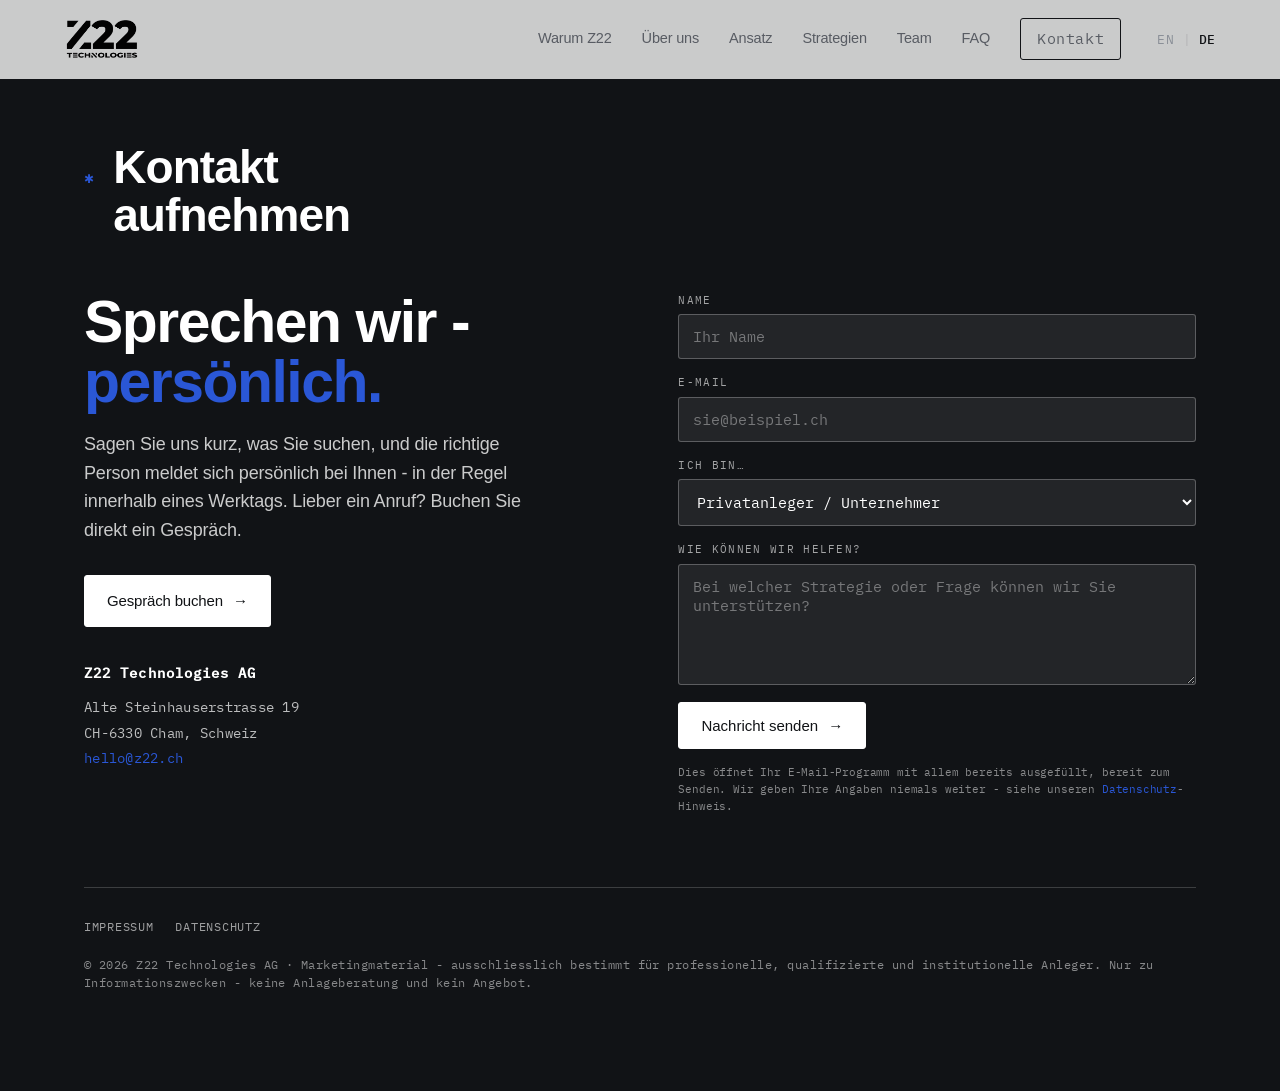
<file: contact.de.html>
<!DOCTYPE html>
<html lang="de" data-theme="light" data-accent="cobalt" data-font="swiss">
<head>
<meta charset="UTF-8" />
<meta name="viewport" content="width=device-width, initial-scale=1.0" />
<title>Kontakt - Z22 Technologies</title>
<meta name="description" content="Kontaktieren Sie Z22 Technologies - ein Schweizer, FINMA-regulierter systematischer Quant Asset Manager. Senden Sie uns eine Nachricht oder buchen Sie ein Gespräch direkt mit dem Team." />
<link rel="canonical" href="https://www.z22.ch/contact.de.html" />
<link rel="alternate" hreflang="en" href="https://www.z22.ch/contact.html" />
<link rel="alternate" hreflang="de" href="https://www.z22.ch/contact.de.html" />
<link rel="alternate" hreflang="x-default" href="https://www.z22.ch/contact.html" />
<meta name="robots" content="index, follow" />

<!-- Icons -->
<link rel="icon" href="assets/favicon.svg" type="image/svg+xml" />
<link rel="icon" href="assets/favicon-48.png" type="image/png" sizes="48x48" />
<link rel="apple-touch-icon" href="assets/apple-touch-icon.png" />

<!-- Open Graph -->
<meta property="og:type" content="website" />
<meta property="og:site_name" content="Z22 Technologies" />
<meta property="og:title" content="Kontakt - Z22 Technologies" />
<meta property="og:description" content="Senden Sie uns eine Nachricht oder buchen Sie ein Gespräch direkt mit dem Team hinter den Algorithmen." />
<meta property="og:url" content="https://www.z22.ch/contact.de.html" />
<meta property="og:image" content="https://www.z22.ch/assets/og-image.png" />

<!-- Structured data: contact page -->
<script type="application/ld+json">
{
  "@context": "https://schema.org",
  "@type": "ContactPage",
  "name": "Kontakt - Z22 Technologies",
  "url": "https://www.z22.ch/contact.de.html",
  "inLanguage": "de",
  "about": {
    "@type": "FinancialService",
    "name": "Z22 Technologies AG",
    "url": "https://www.z22.ch/",
    "email": "hello@z22.ch",
    "sameAs": ["https://www.linkedin.com/company/z22-technologies-ag"]
  }
}
</script>

<link rel="stylesheet" href="assets/fonts.css" />
<link rel="stylesheet" href="styles.css" />
</head>
<body>

<!-- ============ NAV ============ -->
<header class="nav">
  <a class="nav__brand" href="index.de.html" aria-label="Z22 Technologies Startseite">
    <img class="nav__logo-img" src="assets/z22-logo.png" alt="Z22 Technologies" width="80" height="44" />
  </a>
  <nav class="nav__links">
    <a href="index.de.html#why">Warum Z22</a>
    <a href="index.de.html#about">Über uns</a>
    <a href="index.de.html#approach">Ansatz</a>
    <a href="index.de.html#strategies">Strategien</a>
    <a href="index.de.html#team">Team</a>
    <a href="index.de.html#faq">FAQ</a>
    <a href="contact.de.html" class="nav__cta">Kontakt</a>
    <span class="nav__lang" aria-label="Sprache">
      <a href="contact.html" hreflang="en">EN</a>
      <span class="nav__lang-sep" aria-hidden="true">|</span>
      <a href="contact.de.html" class="is-active" aria-current="true" hreflang="de">DE</a>
    </span>
  </nav>
  <button class="nav__burger" aria-label="Menü umschalten">Menü</button>
</header>

<div class="mobile-menu">
  <a href="index.de.html#why">Warum Z22</a>
  <a href="index.de.html#about">Über uns</a>
  <a href="index.de.html#approach">Ansatz</a>
  <a href="index.de.html#strategies">Strategien</a>
  <a href="index.de.html#team">Team</a>
  <a href="index.de.html#faq">FAQ</a>
  <a href="contact.de.html">Kontakt</a>
  <div class="mobile-menu__lang" aria-label="Sprache">
    <a href="contact.html" hreflang="en">EN</a>
    <span class="nav__lang-sep" aria-hidden="true">|</span>
    <a href="contact.de.html" class="is-active" aria-current="true" hreflang="de">DE</a>
  </div>
</div>

<!-- ============ CONTACT ============ -->
<section class="section contact cpage" id="contact">
  <div class="wrap">
    <div class="sec-head">
      <span class="sec-num">✱</span>
      <h1 class="sec-title">Kontakt aufnehmen</h1>
    </div>

    <div class="cpage-grid">
      <div>
        <p class="contact__big">Sprechen wir -<br /><span class="accent">persönlich.</span></p>
        <p class="contact__sub">Sagen Sie uns kurz, was Sie suchen, und die richtige Person meldet sich persönlich bei Ihnen - in der Regel innerhalb eines Werktags. Lieber ein Anruf? Buchen Sie direkt ein Gespräch.</p>
        <div class="contact__cta">
          <a class="btn btn--solid" href="https://meetings.hubspot.com/philipp-baumann" target="_blank" rel="noopener">Gespräch buchen <span class="arrow">→</span></a>
        </div>
        <div class="contact__addr">
          <strong>Z22 Technologies AG</strong>
          Alte Steinhauserstrasse 19<br />
          CH-6330 Cham, Schweiz<br />
          <a href="mailto:hello@z22.ch?subject=Kontaktanfrage">hello@z22.ch</a>
        </div>
      </div>

      <form class="cform" id="contact-form">
        <div class="cform__field">
          <label for="cf-name">Name</label>
          <input id="cf-name" name="name" type="text" placeholder="Ihr Name" required />
        </div>
        <div class="cform__field">
          <label for="cf-email">E-Mail</label>
          <input id="cf-email" name="email" type="email" placeholder="sie@beispiel.ch" required />
        </div>
        <div class="cform__field">
          <label for="cf-role">Ich bin&hellip;</label>
          <select id="cf-role" name="role">
            <option>Privatanleger / Unternehmer</option>
            <option>Family Office</option>
            <option>Vermögensverwalter / EAM</option>
            <option>Anderes</option>
          </select>
        </div>
        <div class="cform__field">
          <label for="cf-msg">Wie können wir helfen?</label>
          <textarea id="cf-msg" name="message" rows="5" placeholder="Bei welcher Strategie oder Frage können wir Sie unterstützen?" required></textarea>
        </div>
        <button class="btn btn--solid" type="submit">Nachricht senden <span class="arrow">→</span></button>
        <p class="cform__note">Dies öffnet Ihr E-Mail-Programm mit allem bereits ausgefüllt, bereit zum Senden. Wir geben Ihre Angaben niemals weiter - siehe unseren <a href="data-security.de.html">Datenschutz</a>-Hinweis.</p>
      </form>
    </div>

    <div class="foot">
      <div class="foot__links">
        <a href="imprint.de.html">Impressum</a>
        <a href="data-security.de.html">Datenschutz</a>
      </div>
      <div class="foot__copy">© 2026 Z22 Technologies AG · Marketingmaterial - ausschliesslich bestimmt für professionelle, qualifizierte und institutionelle Anleger. Nur zu Informationszwecken - keine Anlageberatung und kein Angebot.</div>
    </div>
  </div>
</section>

<!-- scripts (app.js handles mobile menu, nav state and the contact-form mailto handler) -->
<script src="app.js"></script>

<!-- Cloudflare Web Analytics --><script type="module" src="https://static.cloudflareinsights.com/beacon.min.js" data-cf-beacon='{"token": "a8d0b581da9949d58b45546907a948c8"}'></script><!-- End Cloudflare Web Analytics -->
</body>
</html>
</file>
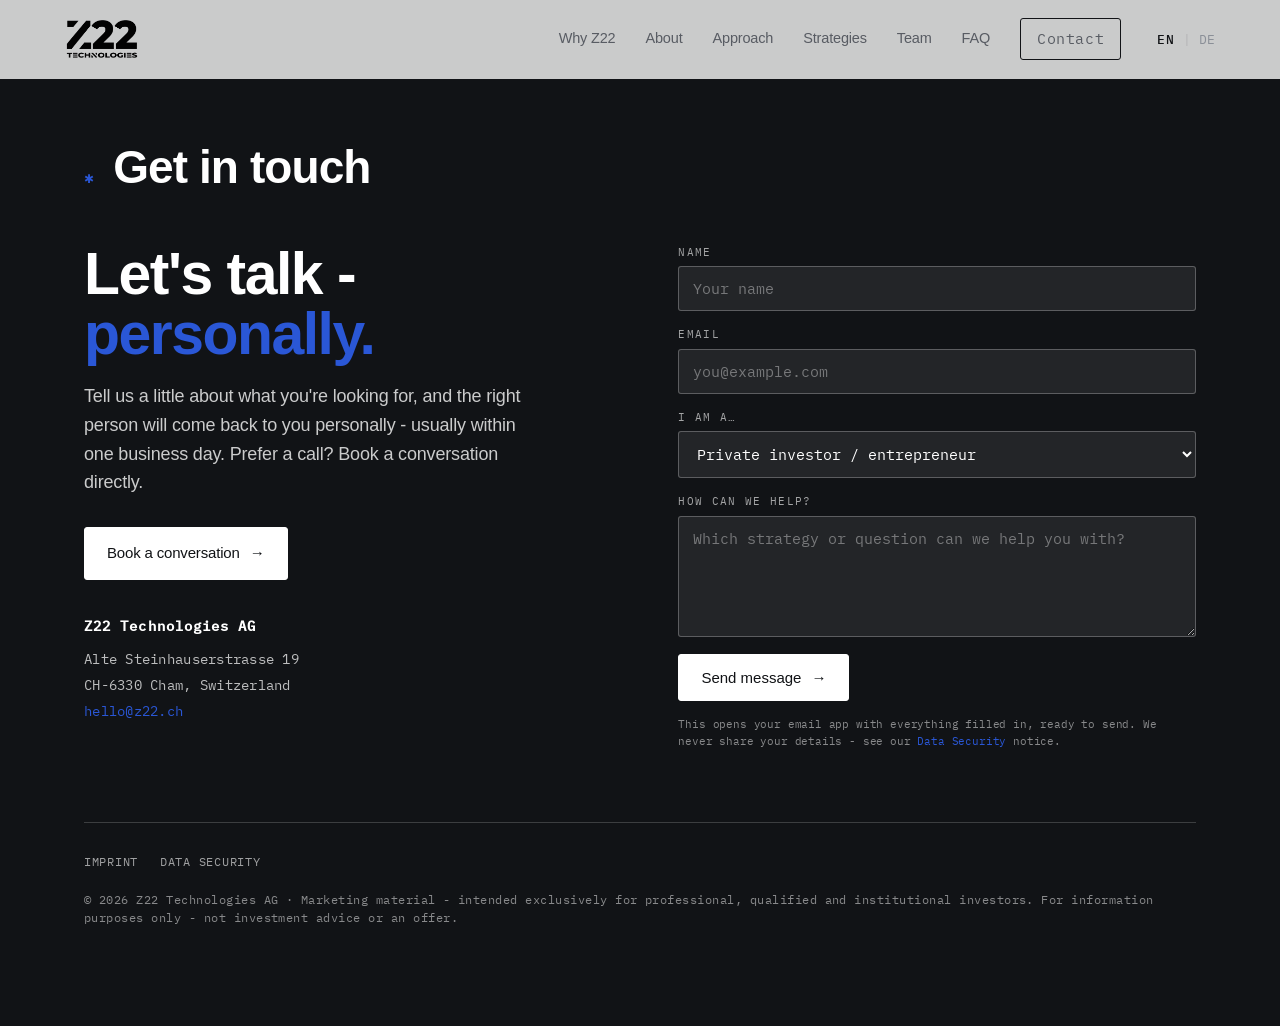
<file: contact.html>
<!DOCTYPE html>
<html lang="en" data-theme="light" data-accent="cobalt" data-font="swiss">
<head>
<meta charset="UTF-8" />
<meta name="viewport" content="width=device-width, initial-scale=1.0" />
<title>Contact - Z22 Technologies</title>
<meta name="description" content="Get in touch with Z22 Technologies - a Swiss, FINMA-regulated systematic quant asset manager. Send us a message or book a conversation directly with the team." />
<link rel="canonical" href="https://www.z22.ch/contact.html" />
<link rel="alternate" hreflang="en" href="https://www.z22.ch/contact.html" />
<link rel="alternate" hreflang="de" href="https://www.z22.ch/contact.de.html" />
<link rel="alternate" hreflang="x-default" href="https://www.z22.ch/contact.html" />
<meta name="robots" content="index, follow" />

<!-- Icons -->
<link rel="icon" href="assets/favicon.svg" type="image/svg+xml" />
<link rel="icon" href="assets/favicon-48.png" type="image/png" sizes="48x48" />
<link rel="apple-touch-icon" href="assets/apple-touch-icon.png" />

<!-- Open Graph -->
<meta property="og:type" content="website" />
<meta property="og:site_name" content="Z22 Technologies" />
<meta property="og:title" content="Contact - Z22 Technologies" />
<meta property="og:description" content="Send us a message or book a conversation directly with the team behind the algorithms." />
<meta property="og:url" content="https://www.z22.ch/contact.html" />
<meta property="og:image" content="https://www.z22.ch/assets/og-image.png" />

<!-- Structured data: contact page -->
<script type="application/ld+json">
{
  "@context": "https://schema.org",
  "@type": "ContactPage",
  "name": "Contact - Z22 Technologies",
  "url": "https://www.z22.ch/contact.html",
  "inLanguage": "en",
  "about": {
    "@type": "FinancialService",
    "name": "Z22 Technologies AG",
    "url": "https://www.z22.ch/",
    "email": "hello@z22.ch",
    "sameAs": ["https://www.linkedin.com/company/z22-technologies-ag"]
  }
}
</script>

<link rel="stylesheet" href="assets/fonts.css" />
<link rel="stylesheet" href="styles.css" />
</head>
<body>

<!-- ============ NAV ============ -->
<header class="nav">
  <a class="nav__brand" href="index.html" aria-label="Z22 Technologies home">
    <img class="nav__logo-img" src="assets/z22-logo.png" alt="Z22 Technologies" width="80" height="44" />
  </a>
  <nav class="nav__links">
    <a href="index.html#why">Why Z22</a>
    <a href="index.html#about">About</a>
    <a href="index.html#approach">Approach</a>
    <a href="index.html#strategies">Strategies</a>
    <a href="index.html#team">Team</a>
    <a href="index.html#faq">FAQ</a>
    <a href="contact.html" class="nav__cta">Contact</a>
    <span class="nav__lang" aria-label="Language">
      <a href="contact.html" class="is-active" aria-current="true" hreflang="en">EN</a>
      <span class="nav__lang-sep" aria-hidden="true">|</span>
      <a href="contact.de.html" hreflang="de">DE</a>
    </span>
  </nav>
  <button class="nav__burger" aria-label="Toggle menu">Menu</button>
</header>

<div class="mobile-menu">
  <a href="index.html#why">Why Z22</a>
  <a href="index.html#about">About</a>
  <a href="index.html#approach">Approach</a>
  <a href="index.html#strategies">Strategies</a>
  <a href="index.html#team">Team</a>
  <a href="index.html#faq">FAQ</a>
  <a href="contact.html">Contact</a>
  <div class="mobile-menu__lang" aria-label="Language">
    <a href="contact.html" class="is-active" aria-current="true" hreflang="en">EN</a>
    <span class="nav__lang-sep" aria-hidden="true">|</span>
    <a href="contact.de.html" hreflang="de">DE</a>
  </div>
</div>

<!-- ============ CONTACT ============ -->
<section class="section contact cpage" id="contact">
  <div class="wrap">
    <div class="sec-head">
      <span class="sec-num">✱</span>
      <h1 class="sec-title">Get in touch</h1>
    </div>

    <div class="cpage-grid">
      <div>
        <p class="contact__big">Let's talk -<br /><span class="accent">personally.</span></p>
        <p class="contact__sub">Tell us a little about what you're looking for, and the right person will come back to you personally - usually within one business day. Prefer a call? Book a conversation directly.</p>
        <div class="contact__cta">
          <a class="btn btn--solid" href="https://meetings.hubspot.com/philipp-baumann" target="_blank" rel="noopener">Book a conversation <span class="arrow">→</span></a>
        </div>
        <div class="contact__addr">
          <strong>Z22 Technologies AG</strong>
          Alte Steinhauserstrasse 19<br />
          CH-6330 Cham, Switzerland<br />
          <a href="mailto:hello@z22.ch?subject=Contact Request">hello@z22.ch</a>
        </div>
      </div>

      <form class="cform" id="contact-form">
        <div class="cform__field">
          <label for="cf-name">Name</label>
          <input id="cf-name" name="name" type="text" placeholder="Your name" required />
        </div>
        <div class="cform__field">
          <label for="cf-email">Email</label>
          <input id="cf-email" name="email" type="email" placeholder="you@example.com" required />
        </div>
        <div class="cform__field">
          <label for="cf-role">I am a&hellip;</label>
          <select id="cf-role" name="role">
            <option>Private investor / entrepreneur</option>
            <option>Family office</option>
            <option>Wealth manager / EAM</option>
            <option>Other</option>
          </select>
        </div>
        <div class="cform__field">
          <label for="cf-msg">How can we help?</label>
          <textarea id="cf-msg" name="message" rows="5" placeholder="Which strategy or question can we help you with?" required></textarea>
        </div>
        <button class="btn btn--solid" type="submit">Send message <span class="arrow">→</span></button>
        <p class="cform__note">This opens your email app with everything filled in, ready to send. We never share your details - see our <a href="data-security.html">Data Security</a> notice.</p>
      </form>
    </div>

    <div class="foot">
      <div class="foot__links">
        <a href="imprint.html">Imprint</a>
        <a href="data-security.html">Data Security</a>
      </div>
      <div class="foot__copy">© 2026 Z22 Technologies AG · Marketing material - intended exclusively for professional, qualified and institutional investors. For information purposes only - not investment advice or an offer.</div>
    </div>
  </div>
</section>

<!-- scripts (app.js handles mobile menu, nav state and the contact-form mailto handler) -->
<script src="app.js"></script>

<!-- Cloudflare Web Analytics --><script type="module" src="https://static.cloudflareinsights.com/beacon.min.js" data-cf-beacon='{"token": "a8d0b581da9949d58b45546907a948c8"}'></script><!-- End Cloudflare Web Analytics -->
</body>
</html>
</file>
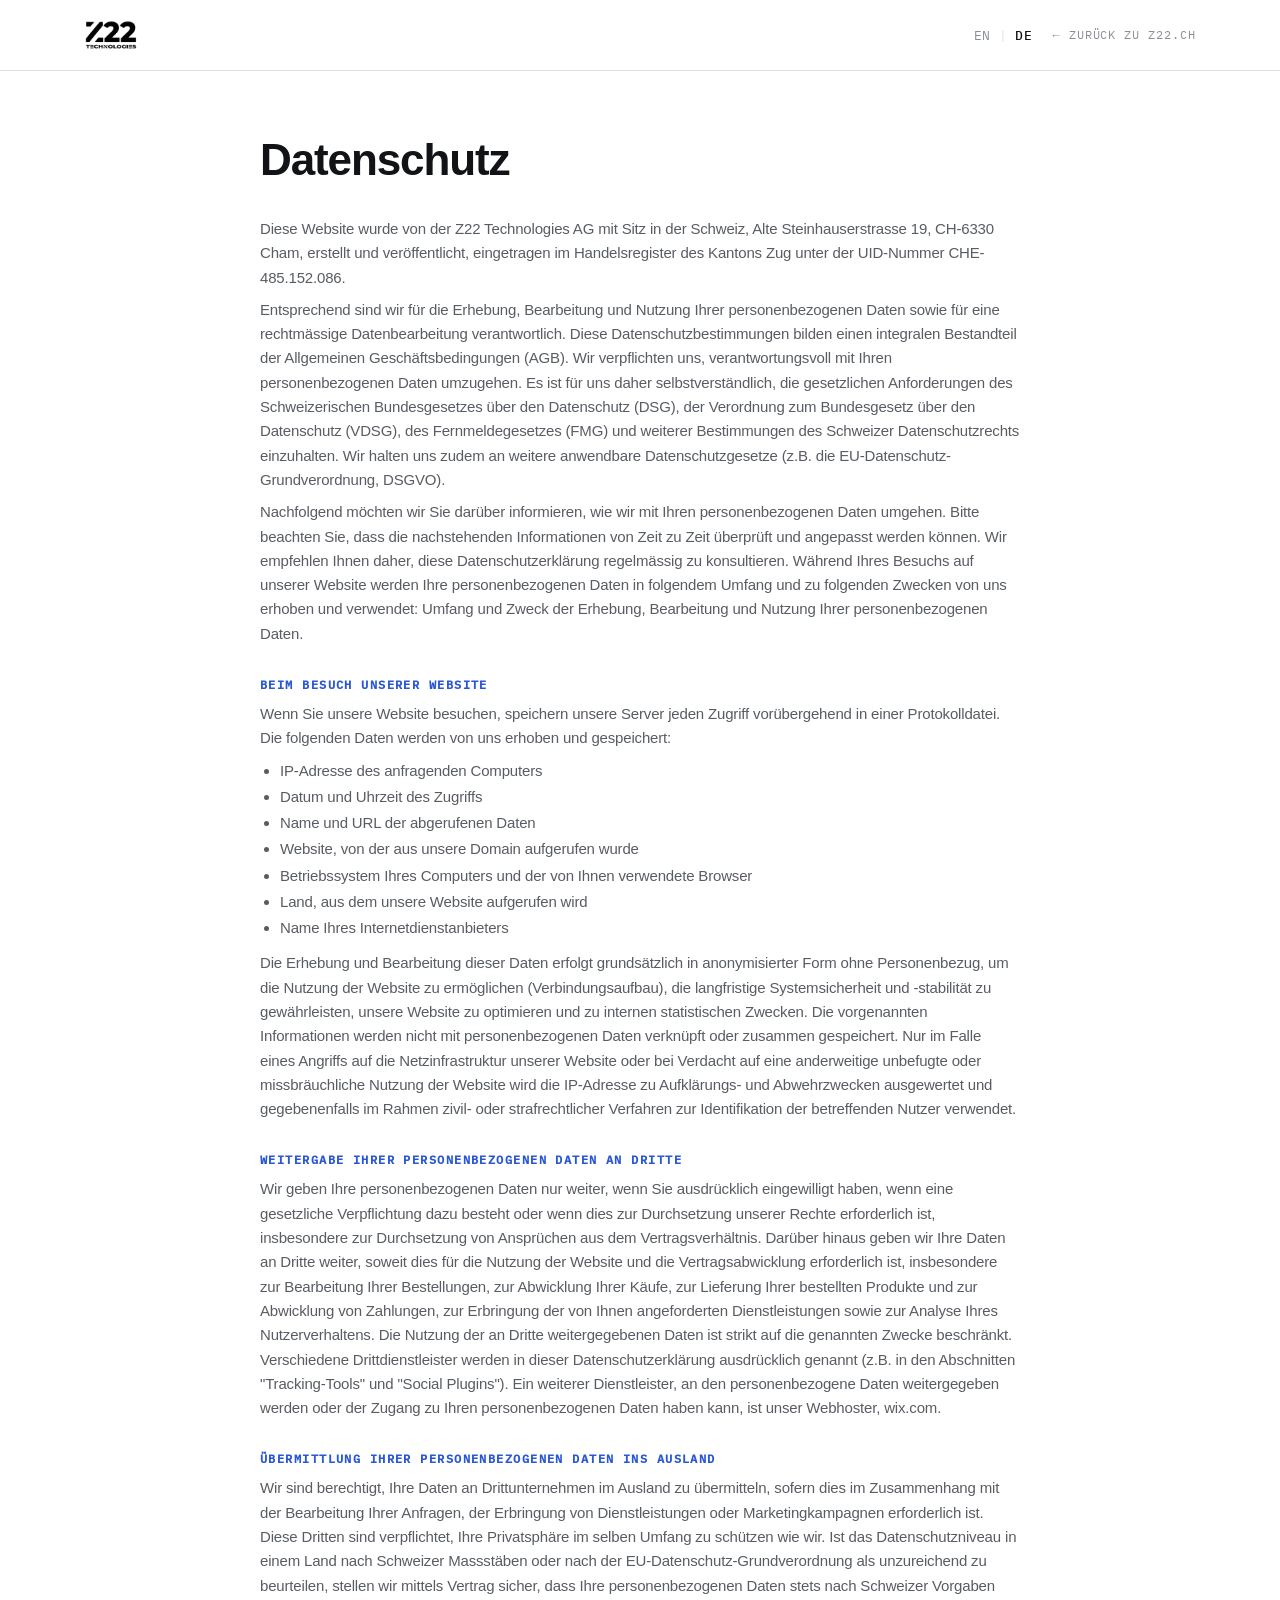
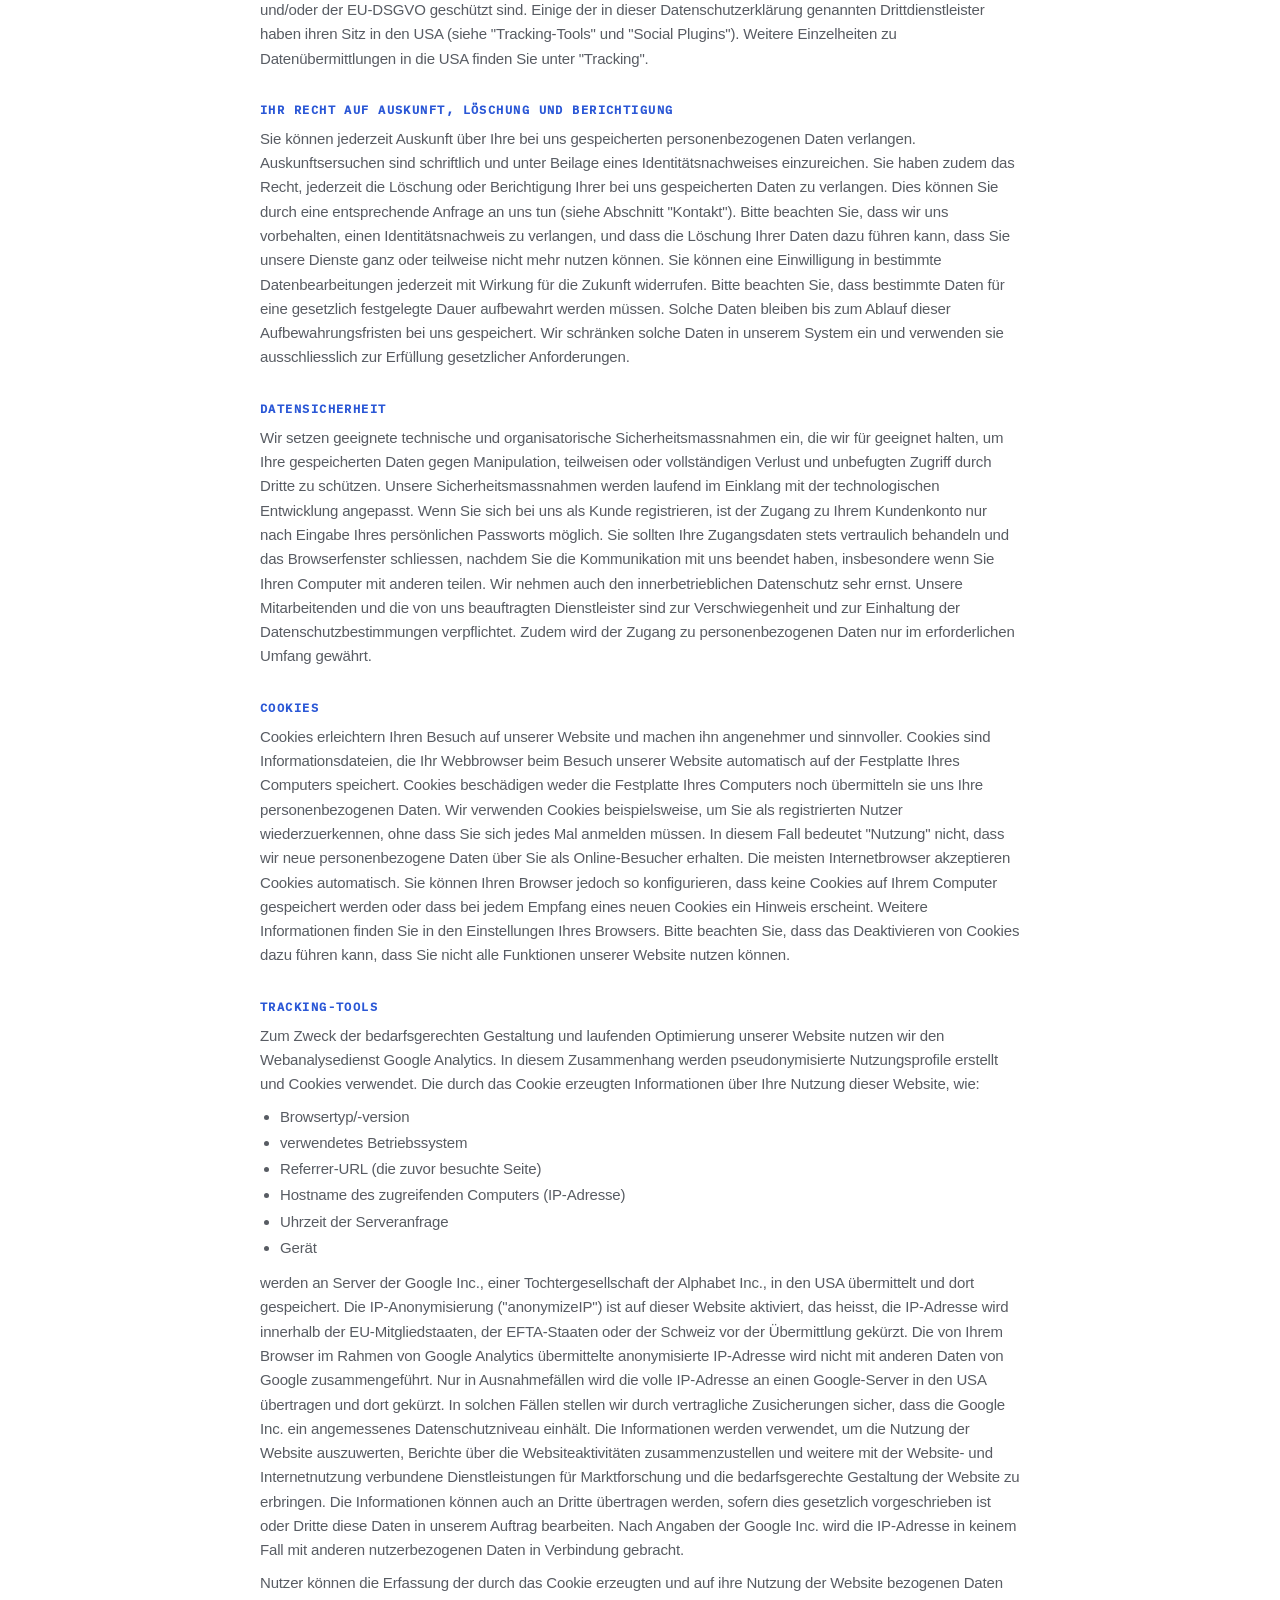
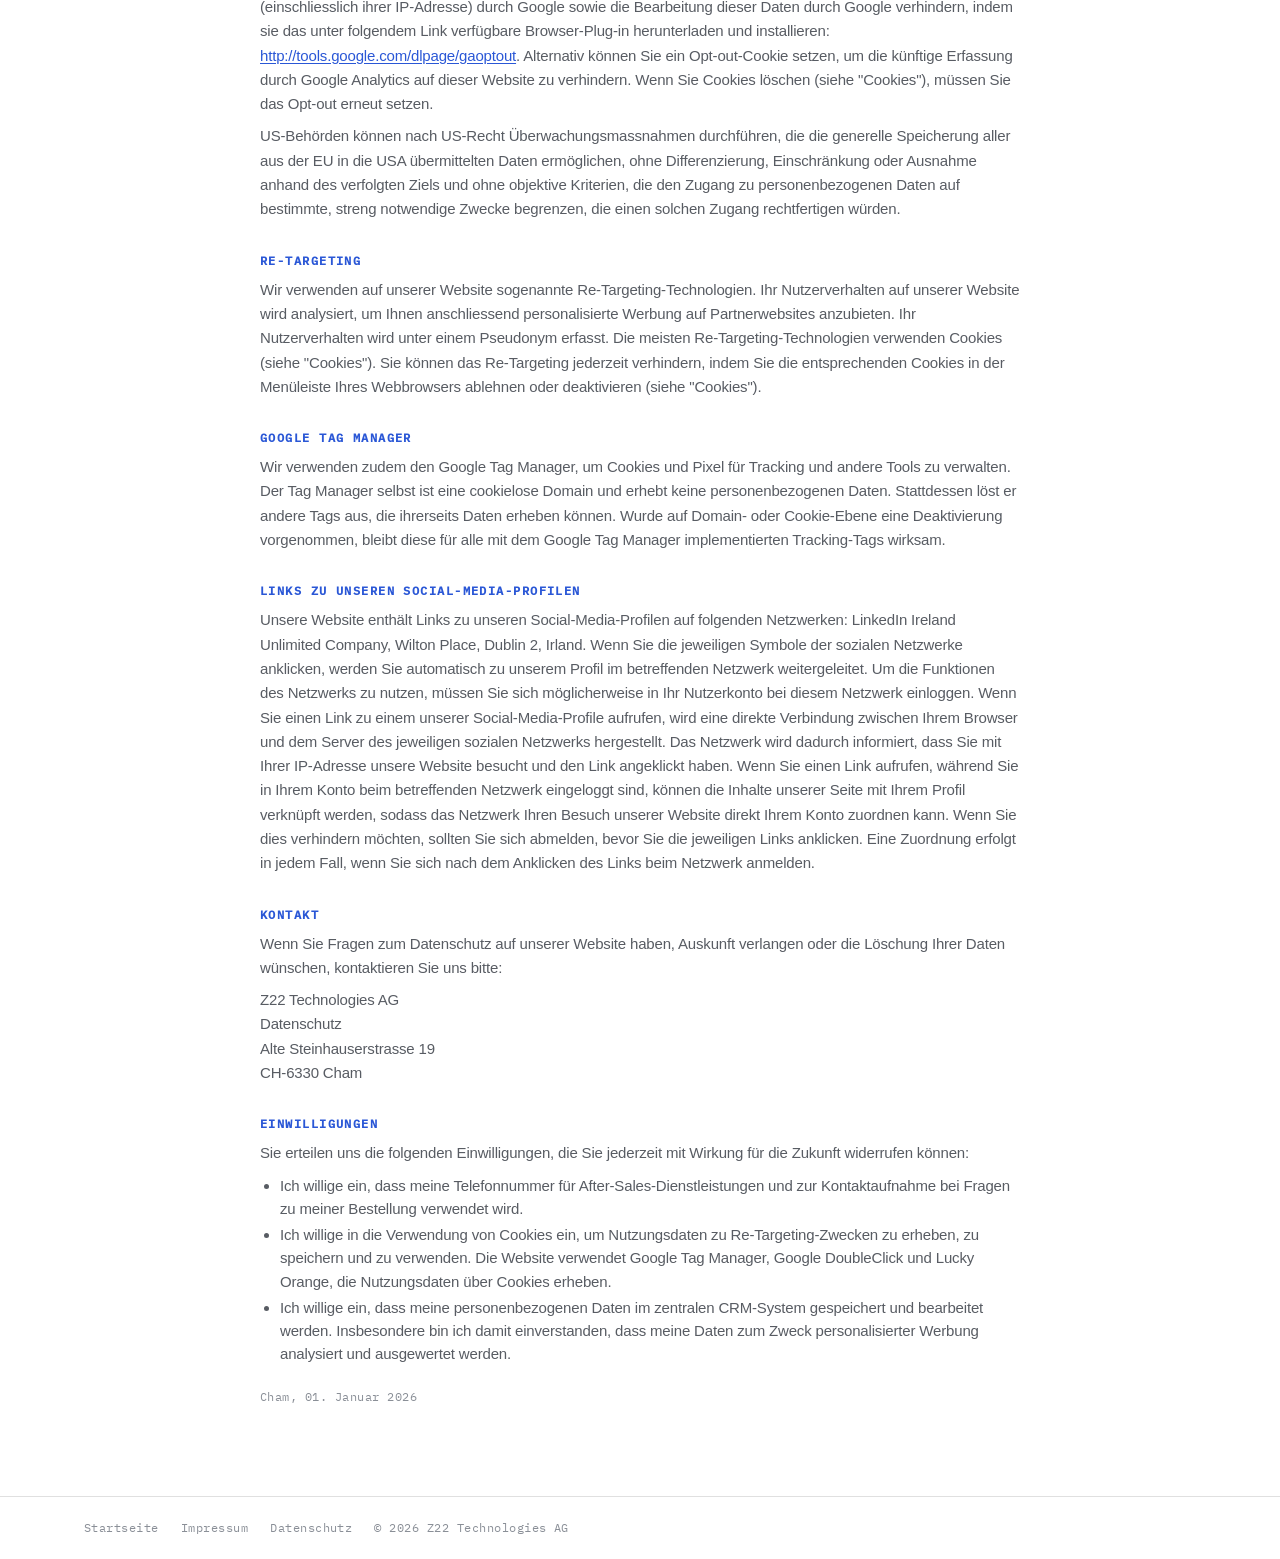
<file: data-security.de.html>
<!DOCTYPE html>
<html lang="de" data-theme="light" data-accent="cobalt" data-font="swiss">
<head>
<meta charset="UTF-8" />
<meta name="viewport" content="width=device-width, initial-scale=1.0" />
<title>Datenschutz - Z22 Technologies</title>
<meta name="description" content="Datenschutzerklärung der Z22 Technologies AG: wie wir Ihre personenbezogenen Daten nach dem Schweizer Datenschutzgesetz (DSG) und der EU-DSGVO erheben, bearbeiten und schützen." />
<link rel="canonical" href="https://www.z22.ch/data-security.de.html" />
<link rel="alternate" hreflang="en" href="https://www.z22.ch/data-security.html" />
<link rel="alternate" hreflang="de" href="https://www.z22.ch/data-security.de.html" />
<link rel="alternate" hreflang="x-default" href="https://www.z22.ch/data-security.html" />
<meta name="robots" content="index, follow" />
<link rel="icon" href="assets/favicon.svg" type="image/svg+xml" />
<link rel="icon" href="assets/favicon-48.png" type="image/png" sizes="48x48" />
<link rel="apple-touch-icon" href="assets/apple-touch-icon.png" />
<link rel="stylesheet" href="assets/fonts.css" />
<link rel="stylesheet" href="styles.css" />
</head>
<body>

<header class="legal-head">
  <div class="wrap">
    <a href="index.de.html" aria-label="Z22 Technologies Startseite"><img src="assets/z22-logo.png" alt="Z22 Technologies" width="80" height="44" /></a>
    <div class="legal-head__right">
      <span class="nav__lang" aria-label="Sprache">
        <a href="data-security.html" hreflang="en">EN</a>
        <span class="nav__lang-sep" aria-hidden="true">|</span>
        <a href="data-security.de.html" class="is-active" aria-current="true" hreflang="de">DE</a>
      </span>
      <a class="legal-back" href="index.de.html">&larr; Zurück zu z22.ch</a>
    </div>
  </div>
</header>

<main class="wrap">
  <div class="legal-doc">
    <h1>Datenschutz</h1>
    <p>Diese Website wurde von der Z22 Technologies AG mit Sitz in der Schweiz, Alte Steinhauserstrasse 19, CH-6330 Cham, erstellt und veröffentlicht, eingetragen im Handelsregister des Kantons Zug unter der UID-Nummer CHE-485.152.086.</p>
    <p>Entsprechend sind wir für die Erhebung, Bearbeitung und Nutzung Ihrer personenbezogenen Daten sowie für eine rechtmässige Datenbearbeitung verantwortlich. Diese Datenschutzbestimmungen bilden einen integralen Bestandteil der Allgemeinen Geschäftsbedingungen (AGB). Wir verpflichten uns, verantwortungsvoll mit Ihren personenbezogenen Daten umzugehen. Es ist für uns daher selbstverständlich, die gesetzlichen Anforderungen des Schweizerischen Bundesgesetzes über den Datenschutz (DSG), der Verordnung zum Bundesgesetz über den Datenschutz (VDSG), des Fernmeldegesetzes (FMG) und weiterer Bestimmungen des Schweizer Datenschutzrechts einzuhalten. Wir halten uns zudem an weitere anwendbare Datenschutzgesetze (z.B. die EU-Datenschutz-Grundverordnung, DSGVO).</p>
    <p>Nachfolgend möchten wir Sie darüber informieren, wie wir mit Ihren personenbezogenen Daten umgehen. Bitte beachten Sie, dass die nachstehenden Informationen von Zeit zu Zeit überprüft und angepasst werden können. Wir empfehlen Ihnen daher, diese Datenschutzerklärung regelmässig zu konsultieren. Während Ihres Besuchs auf unserer Website werden Ihre personenbezogenen Daten in folgendem Umfang und zu folgenden Zwecken von uns erhoben und verwendet: Umfang und Zweck der Erhebung, Bearbeitung und Nutzung Ihrer personenbezogenen Daten.</p>

    <h2>Beim Besuch unserer Website</h2>
    <p>Wenn Sie unsere Website besuchen, speichern unsere Server jeden Zugriff vorübergehend in einer Protokolldatei. Die folgenden Daten werden von uns erhoben und gespeichert:</p>
    <ul>
      <li>IP-Adresse des anfragenden Computers</li>
      <li>Datum und Uhrzeit des Zugriffs</li>
      <li>Name und URL der abgerufenen Daten</li>
      <li>Website, von der aus unsere Domain aufgerufen wurde</li>
      <li>Betriebssystem Ihres Computers und der von Ihnen verwendete Browser</li>
      <li>Land, aus dem unsere Website aufgerufen wird</li>
      <li>Name Ihres Internetdienstanbieters</li>
    </ul>
    <p>Die Erhebung und Bearbeitung dieser Daten erfolgt grundsätzlich in anonymisierter Form ohne Personenbezug, um die Nutzung der Website zu ermöglichen (Verbindungsaufbau), die langfristige Systemsicherheit und -stabilität zu gewährleisten, unsere Website zu optimieren und zu internen statistischen Zwecken. Die vorgenannten Informationen werden nicht mit personenbezogenen Daten verknüpft oder zusammen gespeichert. Nur im Falle eines Angriffs auf die Netzinfrastruktur unserer Website oder bei Verdacht auf eine anderweitige unbefugte oder missbräuchliche Nutzung der Website wird die IP-Adresse zu Aufklärungs- und Abwehrzwecken ausgewertet und gegebenenfalls im Rahmen zivil- oder strafrechtlicher Verfahren zur Identifikation der betreffenden Nutzer verwendet.</p>

    <h2>Weitergabe Ihrer personenbezogenen Daten an Dritte</h2>
    <p>Wir geben Ihre personenbezogenen Daten nur weiter, wenn Sie ausdrücklich eingewilligt haben, wenn eine gesetzliche Verpflichtung dazu besteht oder wenn dies zur Durchsetzung unserer Rechte erforderlich ist, insbesondere zur Durchsetzung von Ansprüchen aus dem Vertragsverhältnis. Darüber hinaus geben wir Ihre Daten an Dritte weiter, soweit dies für die Nutzung der Website und die Vertragsabwicklung erforderlich ist, insbesondere zur Bearbeitung Ihrer Bestellungen, zur Abwicklung Ihrer Käufe, zur Lieferung Ihrer bestellten Produkte und zur Abwicklung von Zahlungen, zur Erbringung der von Ihnen angeforderten Dienstleistungen sowie zur Analyse Ihres Nutzerverhaltens. Die Nutzung der an Dritte weitergegebenen Daten ist strikt auf die genannten Zwecke beschränkt. Verschiedene Drittdienstleister werden in dieser Datenschutzerklärung ausdrücklich genannt (z.B. in den Abschnitten "Tracking-Tools" und "Social Plugins"). Ein weiterer Dienstleister, an den personenbezogene Daten weitergegeben werden oder der Zugang zu Ihren personenbezogenen Daten haben kann, ist unser Webhoster, wix.com.</p>

    <h2>Übermittlung Ihrer personenbezogenen Daten ins Ausland</h2>
    <p>Wir sind berechtigt, Ihre Daten an Drittunternehmen im Ausland zu übermitteln, sofern dies im Zusammenhang mit der Bearbeitung Ihrer Anfragen, der Erbringung von Dienstleistungen oder Marketingkampagnen erforderlich ist. Diese Dritten sind verpflichtet, Ihre Privatsphäre im selben Umfang zu schützen wie wir. Ist das Datenschutzniveau in einem Land nach Schweizer Massstäben oder nach der EU-Datenschutz-Grundverordnung als unzureichend zu beurteilen, stellen wir mittels Vertrag sicher, dass Ihre personenbezogenen Daten stets nach Schweizer Vorgaben und/oder der EU-DSGVO geschützt sind. Einige der in dieser Datenschutzerklärung genannten Drittdienstleister haben ihren Sitz in den USA (siehe "Tracking-Tools" und "Social Plugins"). Weitere Einzelheiten zu Datenübermittlungen in die USA finden Sie unter "Tracking".</p>

    <h2>Ihr Recht auf Auskunft, Löschung und Berichtigung</h2>
    <p>Sie können jederzeit Auskunft über Ihre bei uns gespeicherten personenbezogenen Daten verlangen. Auskunftsersuchen sind schriftlich und unter Beilage eines Identitätsnachweises einzureichen. Sie haben zudem das Recht, jederzeit die Löschung oder Berichtigung Ihrer bei uns gespeicherten Daten zu verlangen. Dies können Sie durch eine entsprechende Anfrage an uns tun (siehe Abschnitt "Kontakt"). Bitte beachten Sie, dass wir uns vorbehalten, einen Identitätsnachweis zu verlangen, und dass die Löschung Ihrer Daten dazu führen kann, dass Sie unsere Dienste ganz oder teilweise nicht mehr nutzen können. Sie können eine Einwilligung in bestimmte Datenbearbeitungen jederzeit mit Wirkung für die Zukunft widerrufen. Bitte beachten Sie, dass bestimmte Daten für eine gesetzlich festgelegte Dauer aufbewahrt werden müssen. Solche Daten bleiben bis zum Ablauf dieser Aufbewahrungsfristen bei uns gespeichert. Wir schränken solche Daten in unserem System ein und verwenden sie ausschliesslich zur Erfüllung gesetzlicher Anforderungen.</p>

    <h2>Datensicherheit</h2>
    <p>Wir setzen geeignete technische und organisatorische Sicherheitsmassnahmen ein, die wir für geeignet halten, um Ihre gespeicherten Daten gegen Manipulation, teilweisen oder vollständigen Verlust und unbefugten Zugriff durch Dritte zu schützen. Unsere Sicherheitsmassnahmen werden laufend im Einklang mit der technologischen Entwicklung angepasst. Wenn Sie sich bei uns als Kunde registrieren, ist der Zugang zu Ihrem Kundenkonto nur nach Eingabe Ihres persönlichen Passworts möglich. Sie sollten Ihre Zugangsdaten stets vertraulich behandeln und das Browserfenster schliessen, nachdem Sie die Kommunikation mit uns beendet haben, insbesondere wenn Sie Ihren Computer mit anderen teilen. Wir nehmen auch den innerbetrieblichen Datenschutz sehr ernst. Unsere Mitarbeitenden und die von uns beauftragten Dienstleister sind zur Verschwiegenheit und zur Einhaltung der Datenschutzbestimmungen verpflichtet. Zudem wird der Zugang zu personenbezogenen Daten nur im erforderlichen Umfang gewährt.</p>

    <h2>Cookies</h2>
    <p>Cookies erleichtern Ihren Besuch auf unserer Website und machen ihn angenehmer und sinnvoller. Cookies sind Informationsdateien, die Ihr Webbrowser beim Besuch unserer Website automatisch auf der Festplatte Ihres Computers speichert. Cookies beschädigen weder die Festplatte Ihres Computers noch übermitteln sie uns Ihre personenbezogenen Daten. Wir verwenden Cookies beispielsweise, um Sie als registrierten Nutzer wiederzuerkennen, ohne dass Sie sich jedes Mal anmelden müssen. In diesem Fall bedeutet "Nutzung" nicht, dass wir neue personenbezogene Daten über Sie als Online-Besucher erhalten. Die meisten Internetbrowser akzeptieren Cookies automatisch. Sie können Ihren Browser jedoch so konfigurieren, dass keine Cookies auf Ihrem Computer gespeichert werden oder dass bei jedem Empfang eines neuen Cookies ein Hinweis erscheint. Weitere Informationen finden Sie in den Einstellungen Ihres Browsers. Bitte beachten Sie, dass das Deaktivieren von Cookies dazu führen kann, dass Sie nicht alle Funktionen unserer Website nutzen können.</p>

    <h2>Tracking-Tools</h2>
    <p>Zum Zweck der bedarfsgerechten Gestaltung und laufenden Optimierung unserer Website nutzen wir den Webanalysedienst Google Analytics. In diesem Zusammenhang werden pseudonymisierte Nutzungsprofile erstellt und Cookies verwendet. Die durch das Cookie erzeugten Informationen über Ihre Nutzung dieser Website, wie:</p>
    <ul>
      <li>Browsertyp/-version</li>
      <li>verwendetes Betriebssystem</li>
      <li>Referrer-URL (die zuvor besuchte Seite)</li>
      <li>Hostname des zugreifenden Computers (IP-Adresse)</li>
      <li>Uhrzeit der Serveranfrage</li>
      <li>Gerät</li>
    </ul>
    <p>werden an Server der Google Inc., einer Tochtergesellschaft der Alphabet Inc., in den USA übermittelt und dort gespeichert. Die IP-Anonymisierung ("anonymizeIP") ist auf dieser Website aktiviert, das heisst, die IP-Adresse wird innerhalb der EU-Mitgliedstaaten, der EFTA-Staaten oder der Schweiz vor der Übermittlung gekürzt. Die von Ihrem Browser im Rahmen von Google Analytics übermittelte anonymisierte IP-Adresse wird nicht mit anderen Daten von Google zusammengeführt. Nur in Ausnahmefällen wird die volle IP-Adresse an einen Google-Server in den USA übertragen und dort gekürzt. In solchen Fällen stellen wir durch vertragliche Zusicherungen sicher, dass die Google Inc. ein angemessenes Datenschutzniveau einhält. Die Informationen werden verwendet, um die Nutzung der Website auszuwerten, Berichte über die Websiteaktivitäten zusammenzustellen und weitere mit der Website- und Internetnutzung verbundene Dienstleistungen für Marktforschung und die bedarfsgerechte Gestaltung der Website zu erbringen. Die Informationen können auch an Dritte übertragen werden, sofern dies gesetzlich vorgeschrieben ist oder Dritte diese Daten in unserem Auftrag bearbeiten. Nach Angaben der Google Inc. wird die IP-Adresse in keinem Fall mit anderen nutzerbezogenen Daten in Verbindung gebracht.</p>
    <p>Nutzer können die Erfassung der durch das Cookie erzeugten und auf ihre Nutzung der Website bezogenen Daten (einschliesslich ihrer IP-Adresse) durch Google sowie die Bearbeitung dieser Daten durch Google verhindern, indem sie das unter folgendem Link verfügbare Browser-Plug-in herunterladen und installieren: <a href="http://tools.google.com/dlpage/gaoptout?hl=de" target="_blank" rel="noopener">http://tools.google.com/dlpage/gaoptout</a>. Alternativ können Sie ein Opt-out-Cookie setzen, um die künftige Erfassung durch Google Analytics auf dieser Website zu verhindern. Wenn Sie Cookies löschen (siehe "Cookies"), müssen Sie das Opt-out erneut setzen.</p>
    <p>US-Behörden können nach US-Recht Überwachungsmassnahmen durchführen, die die generelle Speicherung aller aus der EU in die USA übermittelten Daten ermöglichen, ohne Differenzierung, Einschränkung oder Ausnahme anhand des verfolgten Ziels und ohne objektive Kriterien, die den Zugang zu personenbezogenen Daten auf bestimmte, streng notwendige Zwecke begrenzen, die einen solchen Zugang rechtfertigen würden.</p>

    <h2>Re-Targeting</h2>
    <p>Wir verwenden auf unserer Website sogenannte Re-Targeting-Technologien. Ihr Nutzerverhalten auf unserer Website wird analysiert, um Ihnen anschliessend personalisierte Werbung auf Partnerwebsites anzubieten. Ihr Nutzerverhalten wird unter einem Pseudonym erfasst. Die meisten Re-Targeting-Technologien verwenden Cookies (siehe "Cookies"). Sie können das Re-Targeting jederzeit verhindern, indem Sie die entsprechenden Cookies in der Menüleiste Ihres Webbrowsers ablehnen oder deaktivieren (siehe "Cookies").</p>

    <h2>Google Tag Manager</h2>
    <p>Wir verwenden zudem den Google Tag Manager, um Cookies und Pixel für Tracking und andere Tools zu verwalten. Der Tag Manager selbst ist eine cookielose Domain und erhebt keine personenbezogenen Daten. Stattdessen löst er andere Tags aus, die ihrerseits Daten erheben können. Wurde auf Domain- oder Cookie-Ebene eine Deaktivierung vorgenommen, bleibt diese für alle mit dem Google Tag Manager implementierten Tracking-Tags wirksam.</p>

    <h2>Links zu unseren Social-Media-Profilen</h2>
    <p>Unsere Website enthält Links zu unseren Social-Media-Profilen auf folgenden Netzwerken: LinkedIn Ireland Unlimited Company, Wilton Place, Dublin 2, Irland. Wenn Sie die jeweiligen Symbole der sozialen Netzwerke anklicken, werden Sie automatisch zu unserem Profil im betreffenden Netzwerk weitergeleitet. Um die Funktionen des Netzwerks zu nutzen, müssen Sie sich möglicherweise in Ihr Nutzerkonto bei diesem Netzwerk einloggen. Wenn Sie einen Link zu einem unserer Social-Media-Profile aufrufen, wird eine direkte Verbindung zwischen Ihrem Browser und dem Server des jeweiligen sozialen Netzwerks hergestellt. Das Netzwerk wird dadurch informiert, dass Sie mit Ihrer IP-Adresse unsere Website besucht und den Link angeklickt haben. Wenn Sie einen Link aufrufen, während Sie in Ihrem Konto beim betreffenden Netzwerk eingeloggt sind, können die Inhalte unserer Seite mit Ihrem Profil verknüpft werden, sodass das Netzwerk Ihren Besuch unserer Website direkt Ihrem Konto zuordnen kann. Wenn Sie dies verhindern möchten, sollten Sie sich abmelden, bevor Sie die jeweiligen Links anklicken. Eine Zuordnung erfolgt in jedem Fall, wenn Sie sich nach dem Anklicken des Links beim Netzwerk anmelden.</p>

    <h2>Kontakt</h2>
    <p>Wenn Sie Fragen zum Datenschutz auf unserer Website haben, Auskunft verlangen oder die Löschung Ihrer Daten wünschen, kontaktieren Sie uns bitte:</p>
    <p>Z22 Technologies AG<br />Datenschutz<br />Alte Steinhauserstrasse 19<br />CH-6330 Cham</p>

    <h2>Einwilligungen</h2>
    <p>Sie erteilen uns die folgenden Einwilligungen, die Sie jederzeit mit Wirkung für die Zukunft widerrufen können:</p>
    <ul>
      <li>Ich willige ein, dass meine Telefonnummer für After-Sales-Dienstleistungen und zur Kontaktaufnahme bei Fragen zu meiner Bestellung verwendet wird.</li>
      <li>Ich willige in die Verwendung von Cookies ein, um Nutzungsdaten zu Re-Targeting-Zwecken zu erheben, zu speichern und zu verwenden. Die Website verwendet Google Tag Manager, Google DoubleClick und Lucky Orange, die Nutzungsdaten über Cookies erheben.</li>
      <li>Ich willige ein, dass meine personenbezogenen Daten im zentralen CRM-System gespeichert und bearbeitet werden. Insbesondere bin ich damit einverstanden, dass meine Daten zum Zweck personalisierter Werbung analysiert und ausgewertet werden.</li>
    </ul>

    <p style="margin-top:18px"><em>Cham, 01. Januar 2026</em></p>
  </div>
</main>

<footer class="legal-foot">
  <div class="wrap">
    <a href="index.de.html">Startseite</a>
    <a href="imprint.de.html">Impressum</a>
    <a href="data-security.de.html">Datenschutz</a>
    <span>© 2026 Z22 Technologies AG</span>
  </div>
</footer>

<!-- Cloudflare Web Analytics --><script type="module" src="https://static.cloudflareinsights.com/beacon.min.js" data-cf-beacon='{"token": "a8d0b581da9949d58b45546907a948c8"}'></script><!-- End Cloudflare Web Analytics -->
</body>
</html>
</file>
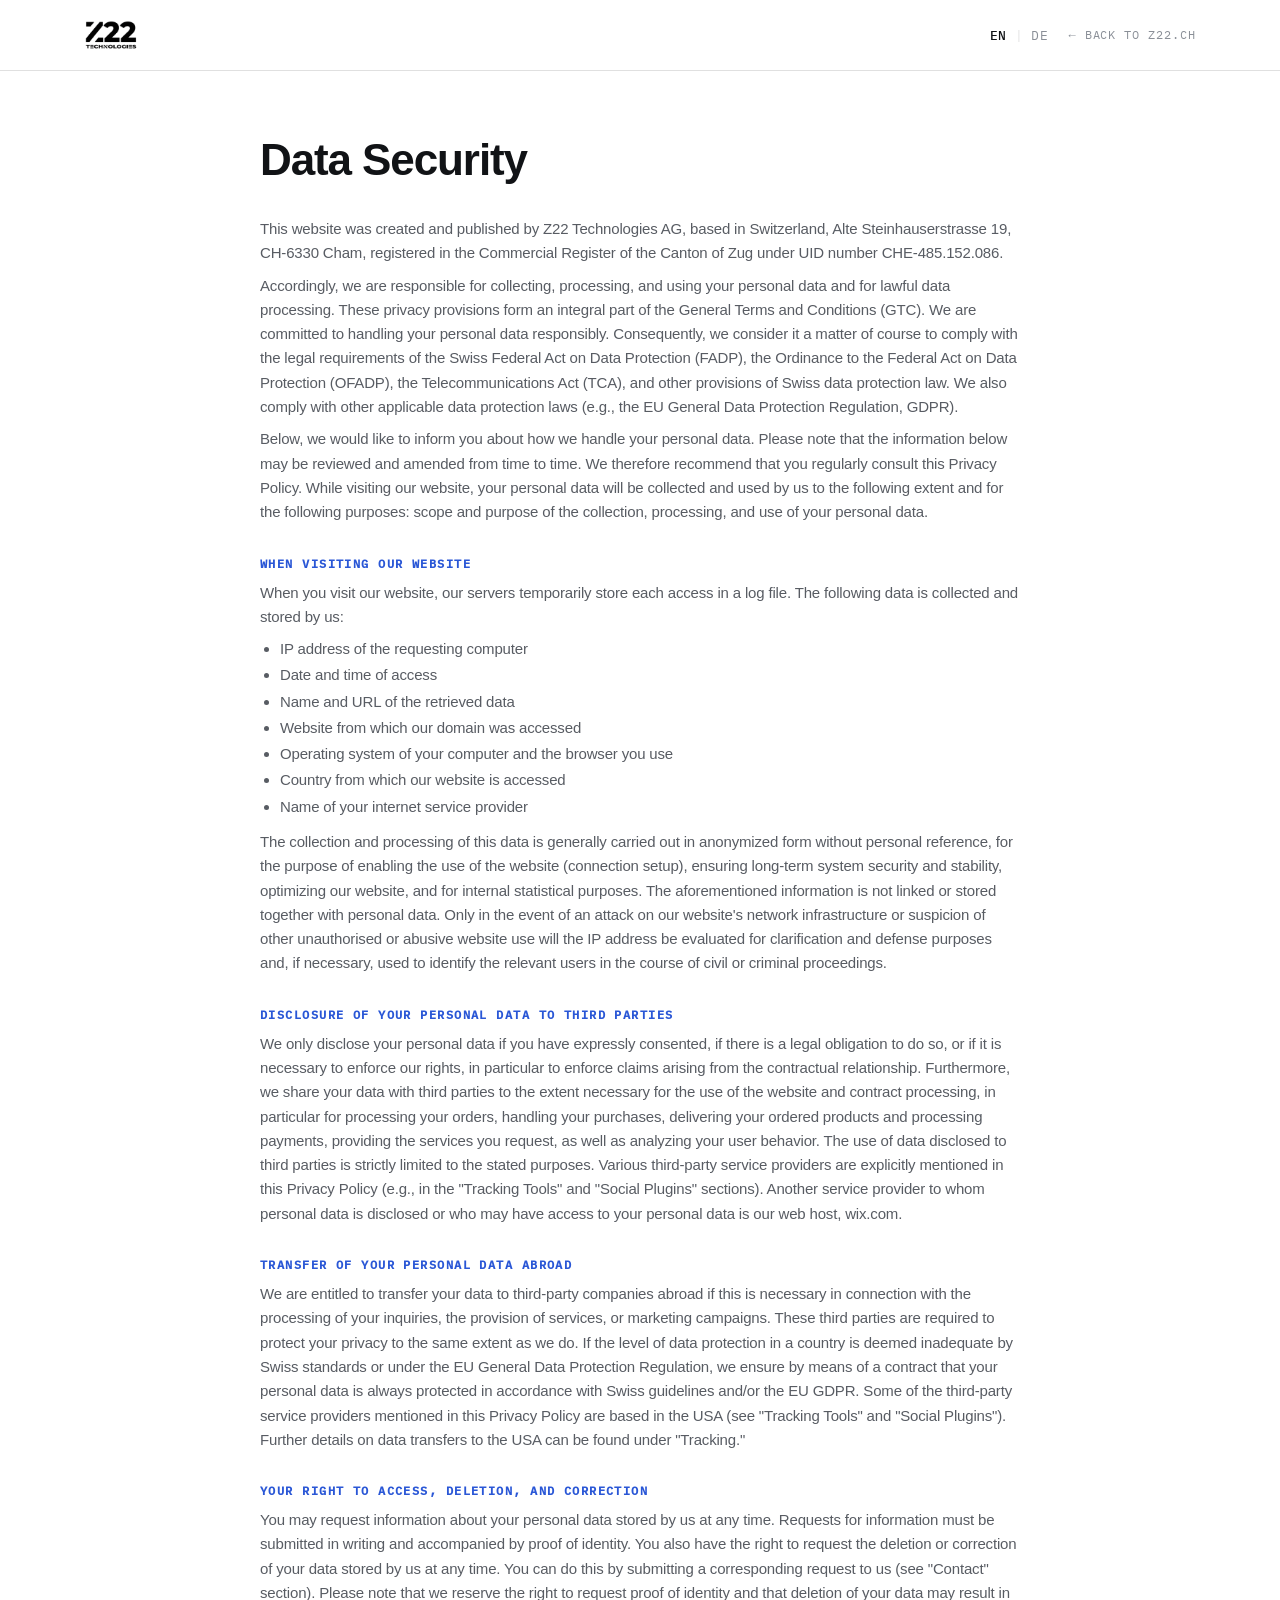
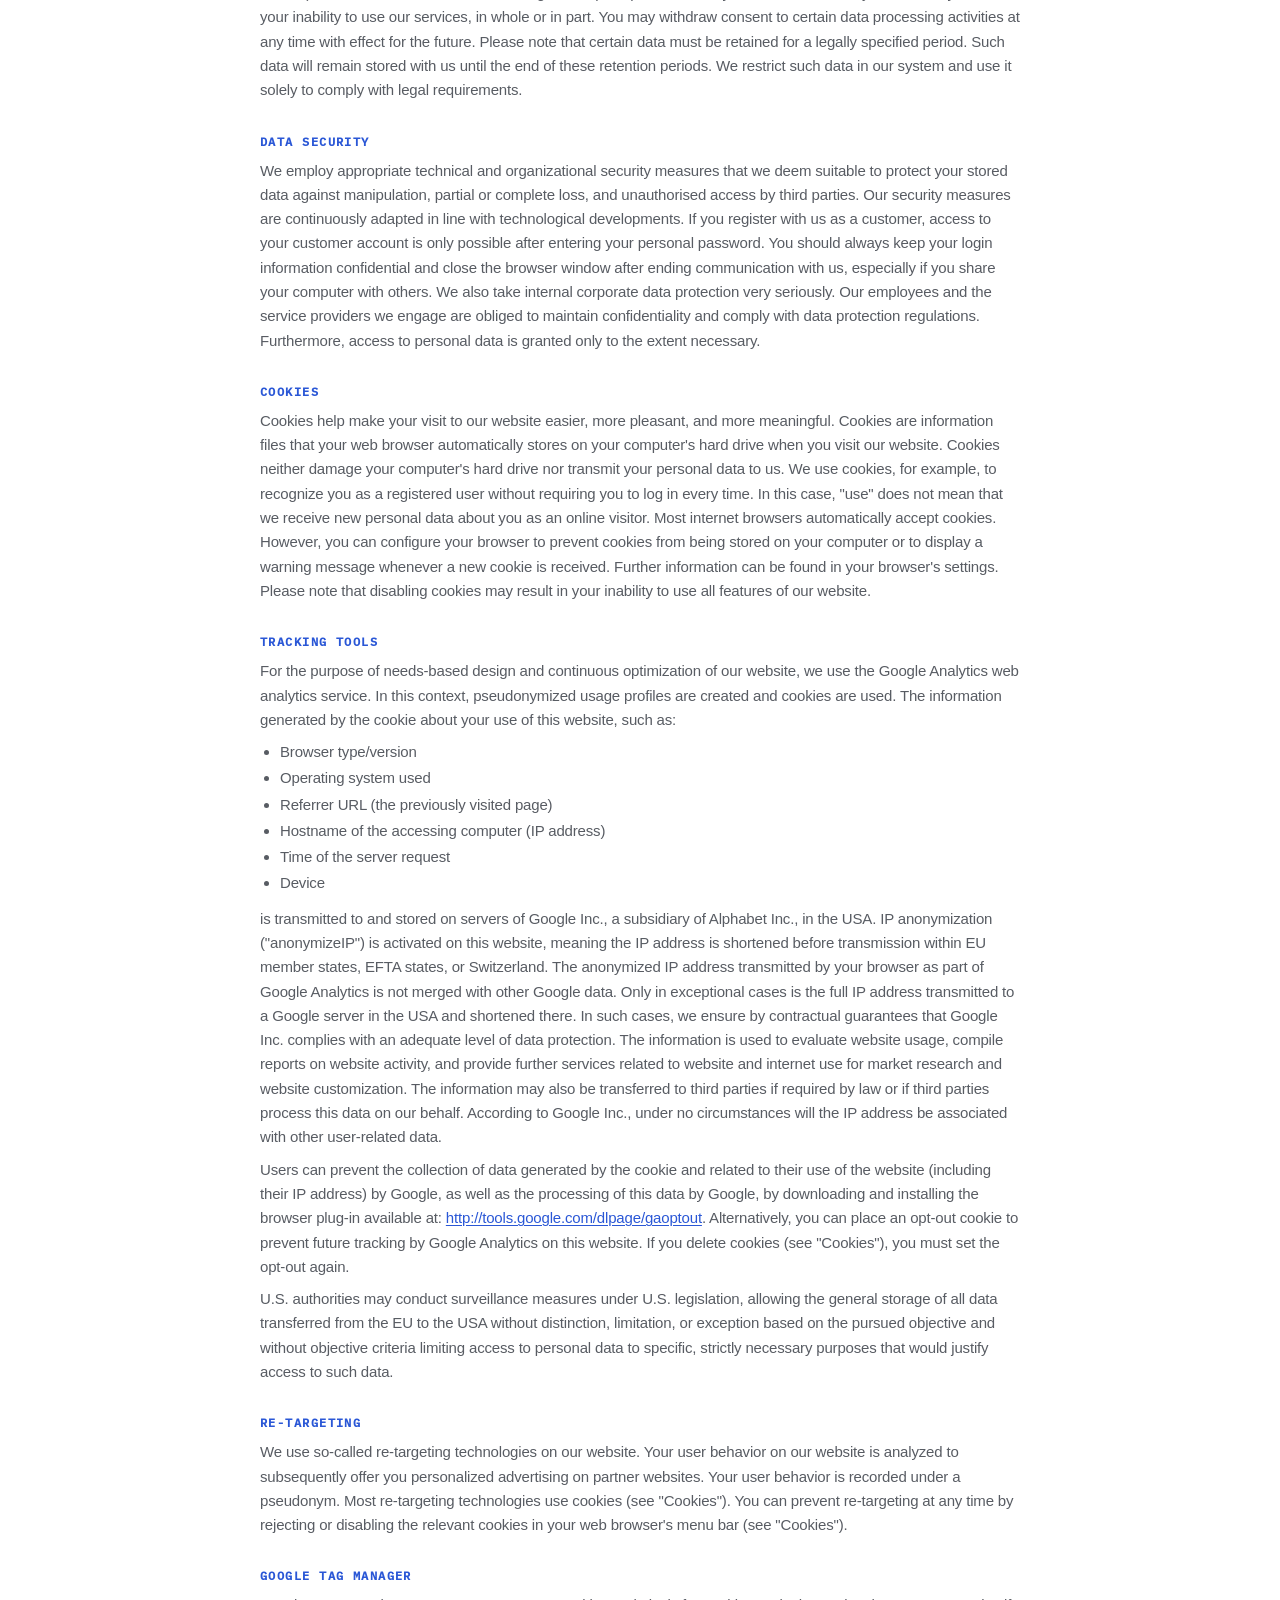
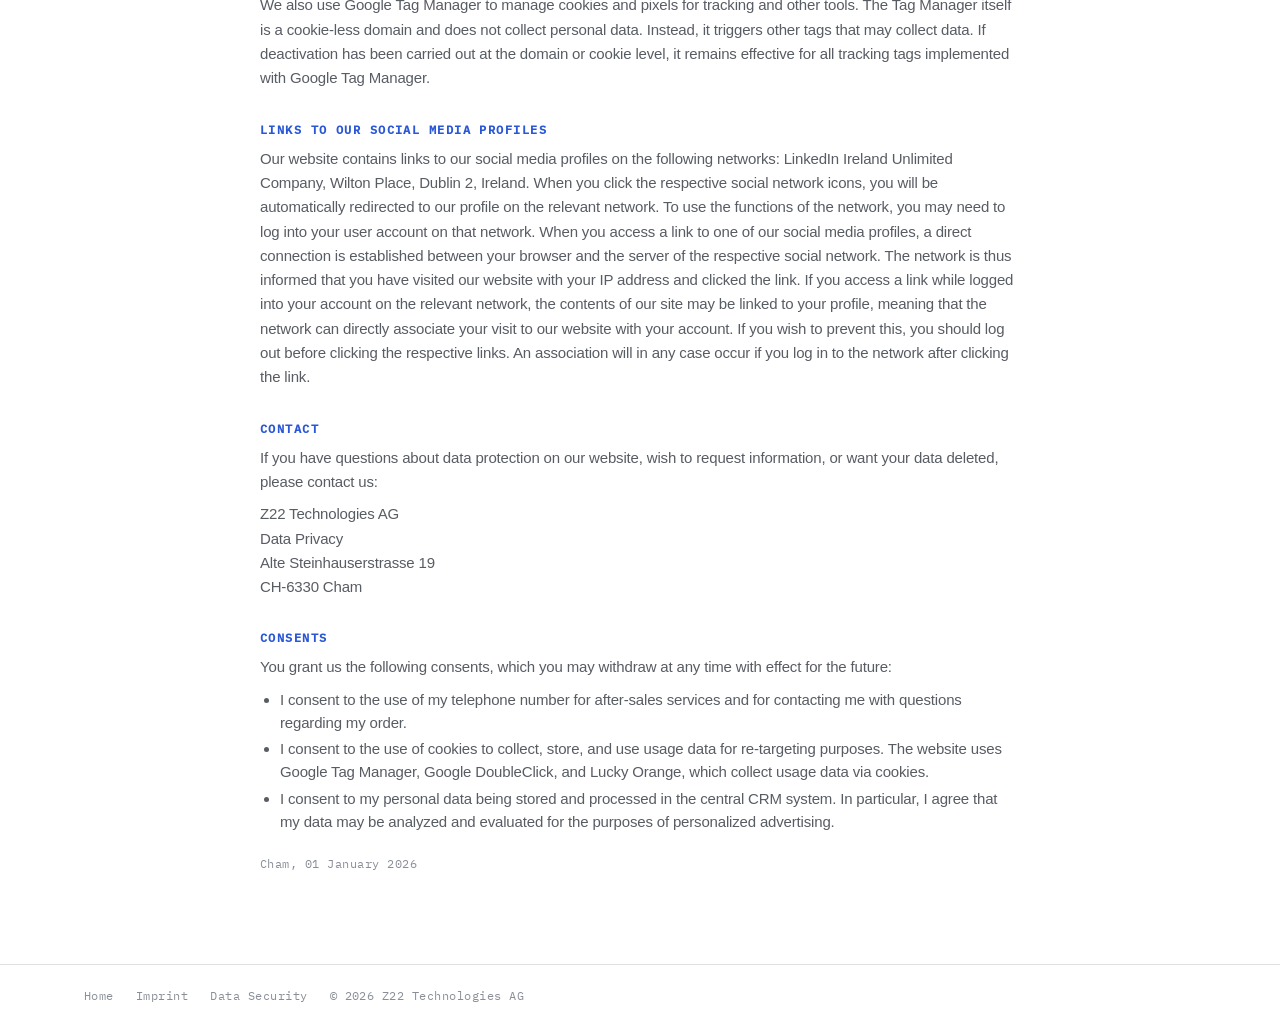
<file: data-security.html>
<!DOCTYPE html>
<html lang="en" data-theme="light" data-accent="cobalt" data-font="swiss">
<head>
<meta charset="UTF-8" />
<meta name="viewport" content="width=device-width, initial-scale=1.0" />
<title>Data Security - Z22 Technologies</title>
<meta name="description" content="Privacy policy of Z22 Technologies AG: how we collect, process and protect your personal data under Swiss data protection law (FADP) and the EU GDPR." />
<link rel="canonical" href="https://www.z22.ch/data-security.html" />
<link rel="alternate" hreflang="en" href="https://www.z22.ch/data-security.html" />
<link rel="alternate" hreflang="de" href="https://www.z22.ch/data-security.de.html" />
<link rel="alternate" hreflang="x-default" href="https://www.z22.ch/data-security.html" />
<meta name="robots" content="index, follow" />
<link rel="icon" href="assets/favicon.svg" type="image/svg+xml" />
<link rel="icon" href="assets/favicon-48.png" type="image/png" sizes="48x48" />
<link rel="apple-touch-icon" href="assets/apple-touch-icon.png" />
<link rel="stylesheet" href="assets/fonts.css" />
<link rel="stylesheet" href="styles.css" />
</head>
<body>

<header class="legal-head">
  <div class="wrap">
    <a href="/" aria-label="Z22 Technologies home"><img src="assets/z22-logo.png" alt="Z22 Technologies" width="80" height="44" /></a>
    <div class="legal-head__right">
      <span class="nav__lang" aria-label="Language">
        <a href="data-security.html" class="is-active" aria-current="true" hreflang="en">EN</a>
        <span class="nav__lang-sep" aria-hidden="true">|</span>
        <a href="data-security.de.html" hreflang="de">DE</a>
      </span>
      <a class="legal-back" href="/">&larr; Back to z22.ch</a>
    </div>
  </div>
</header>

<main class="wrap">
  <div class="legal-doc">
    <h1>Data Security</h1>
    <p>This website was created and published by Z22 Technologies AG, based in Switzerland, Alte Steinhauserstrasse 19, CH-6330 Cham, registered in the Commercial Register of the Canton of Zug under UID number CHE-485.152.086.</p>
    <p>Accordingly, we are responsible for collecting, processing, and using your personal data and for lawful data processing. These privacy provisions form an integral part of the General Terms and Conditions (GTC). We are committed to handling your personal data responsibly. Consequently, we consider it a matter of course to comply with the legal requirements of the Swiss Federal Act on Data Protection (FADP), the Ordinance to the Federal Act on Data Protection (OFADP), the Telecommunications Act (TCA), and other provisions of Swiss data protection law. We also comply with other applicable data protection laws (e.g., the EU General Data Protection Regulation, GDPR).</p>
    <p>Below, we would like to inform you about how we handle your personal data. Please note that the information below may be reviewed and amended from time to time. We therefore recommend that you regularly consult this Privacy Policy. While visiting our website, your personal data will be collected and used by us to the following extent and for the following purposes: scope and purpose of the collection, processing, and use of your personal data.</p>

    <h2>When visiting our website</h2>
    <p>When you visit our website, our servers temporarily store each access in a log file. The following data is collected and stored by us:</p>
    <ul>
      <li>IP address of the requesting computer</li>
      <li>Date and time of access</li>
      <li>Name and URL of the retrieved data</li>
      <li>Website from which our domain was accessed</li>
      <li>Operating system of your computer and the browser you use</li>
      <li>Country from which our website is accessed</li>
      <li>Name of your internet service provider</li>
    </ul>
    <p>The collection and processing of this data is generally carried out in anonymized form without personal reference, for the purpose of enabling the use of the website (connection setup), ensuring long-term system security and stability, optimizing our website, and for internal statistical purposes. The aforementioned information is not linked or stored together with personal data. Only in the event of an attack on our website's network infrastructure or suspicion of other unauthorised or abusive website use will the IP address be evaluated for clarification and defense purposes and, if necessary, used to identify the relevant users in the course of civil or criminal proceedings.</p>

    <h2>Disclosure of your personal data to third parties</h2>
    <p>We only disclose your personal data if you have expressly consented, if there is a legal obligation to do so, or if it is necessary to enforce our rights, in particular to enforce claims arising from the contractual relationship. Furthermore, we share your data with third parties to the extent necessary for the use of the website and contract processing, in particular for processing your orders, handling your purchases, delivering your ordered products and processing payments, providing the services you request, as well as analyzing your user behavior. The use of data disclosed to third parties is strictly limited to the stated purposes. Various third-party service providers are explicitly mentioned in this Privacy Policy (e.g., in the "Tracking Tools" and "Social Plugins" sections). Another service provider to whom personal data is disclosed or who may have access to your personal data is our web host, wix.com.</p>

    <h2>Transfer of your personal data abroad</h2>
    <p>We are entitled to transfer your data to third-party companies abroad if this is necessary in connection with the processing of your inquiries, the provision of services, or marketing campaigns. These third parties are required to protect your privacy to the same extent as we do. If the level of data protection in a country is deemed inadequate by Swiss standards or under the EU General Data Protection Regulation, we ensure by means of a contract that your personal data is always protected in accordance with Swiss guidelines and/or the EU GDPR. Some of the third-party service providers mentioned in this Privacy Policy are based in the USA (see "Tracking Tools" and "Social Plugins"). Further details on data transfers to the USA can be found under "Tracking."</p>

    <h2>Your right to access, deletion, and correction</h2>
    <p>You may request information about your personal data stored by us at any time. Requests for information must be submitted in writing and accompanied by proof of identity. You also have the right to request the deletion or correction of your data stored by us at any time. You can do this by submitting a corresponding request to us (see "Contact" section). Please note that we reserve the right to request proof of identity and that deletion of your data may result in your inability to use our services, in whole or in part. You may withdraw consent to certain data processing activities at any time with effect for the future. Please note that certain data must be retained for a legally specified period. Such data will remain stored with us until the end of these retention periods. We restrict such data in our system and use it solely to comply with legal requirements.</p>

    <h2>Data security</h2>
    <p>We employ appropriate technical and organizational security measures that we deem suitable to protect your stored data against manipulation, partial or complete loss, and unauthorised access by third parties. Our security measures are continuously adapted in line with technological developments. If you register with us as a customer, access to your customer account is only possible after entering your personal password. You should always keep your login information confidential and close the browser window after ending communication with us, especially if you share your computer with others. We also take internal corporate data protection very seriously. Our employees and the service providers we engage are obliged to maintain confidentiality and comply with data protection regulations. Furthermore, access to personal data is granted only to the extent necessary.</p>

    <h2>Cookies</h2>
    <p>Cookies help make your visit to our website easier, more pleasant, and more meaningful. Cookies are information files that your web browser automatically stores on your computer's hard drive when you visit our website. Cookies neither damage your computer's hard drive nor transmit your personal data to us. We use cookies, for example, to recognize you as a registered user without requiring you to log in every time. In this case, "use" does not mean that we receive new personal data about you as an online visitor. Most internet browsers automatically accept cookies. However, you can configure your browser to prevent cookies from being stored on your computer or to display a warning message whenever a new cookie is received. Further information can be found in your browser's settings. Please note that disabling cookies may result in your inability to use all features of our website.</p>

    <h2>Tracking Tools</h2>
    <p>For the purpose of needs-based design and continuous optimization of our website, we use the Google Analytics web analytics service. In this context, pseudonymized usage profiles are created and cookies are used. The information generated by the cookie about your use of this website, such as:</p>
    <ul>
      <li>Browser type/version</li>
      <li>Operating system used</li>
      <li>Referrer URL (the previously visited page)</li>
      <li>Hostname of the accessing computer (IP address)</li>
      <li>Time of the server request</li>
      <li>Device</li>
    </ul>
    <p>is transmitted to and stored on servers of Google Inc., a subsidiary of Alphabet Inc., in the USA. IP anonymization ("anonymizeIP") is activated on this website, meaning the IP address is shortened before transmission within EU member states, EFTA states, or Switzerland. The anonymized IP address transmitted by your browser as part of Google Analytics is not merged with other Google data. Only in exceptional cases is the full IP address transmitted to a Google server in the USA and shortened there. In such cases, we ensure by contractual guarantees that Google Inc. complies with an adequate level of data protection. The information is used to evaluate website usage, compile reports on website activity, and provide further services related to website and internet use for market research and website customization. The information may also be transferred to third parties if required by law or if third parties process this data on our behalf. According to Google Inc., under no circumstances will the IP address be associated with other user-related data.</p>
    <p>Users can prevent the collection of data generated by the cookie and related to their use of the website (including their IP address) by Google, as well as the processing of this data by Google, by downloading and installing the browser plug-in available at: <a href="http://tools.google.com/dlpage/gaoptout?hl=de" target="_blank" rel="noopener">http://tools.google.com/dlpage/gaoptout</a>. Alternatively, you can place an opt-out cookie to prevent future tracking by Google Analytics on this website. If you delete cookies (see "Cookies"), you must set the opt-out again.</p>
    <p>U.S. authorities may conduct surveillance measures under U.S. legislation, allowing the general storage of all data transferred from the EU to the USA without distinction, limitation, or exception based on the pursued objective and without objective criteria limiting access to personal data to specific, strictly necessary purposes that would justify access to such data.</p>

    <h2>Re-Targeting</h2>
    <p>We use so-called re-targeting technologies on our website. Your user behavior on our website is analyzed to subsequently offer you personalized advertising on partner websites. Your user behavior is recorded under a pseudonym. Most re-targeting technologies use cookies (see "Cookies"). You can prevent re-targeting at any time by rejecting or disabling the relevant cookies in your web browser's menu bar (see "Cookies").</p>

    <h2>Google Tag Manager</h2>
    <p>We also use Google Tag Manager to manage cookies and pixels for tracking and other tools. The Tag Manager itself is a cookie-less domain and does not collect personal data. Instead, it triggers other tags that may collect data. If deactivation has been carried out at the domain or cookie level, it remains effective for all tracking tags implemented with Google Tag Manager.</p>

    <h2>Links to our social media profiles</h2>
    <p>Our website contains links to our social media profiles on the following networks: LinkedIn Ireland Unlimited Company, Wilton Place, Dublin 2, Ireland. When you click the respective social network icons, you will be automatically redirected to our profile on the relevant network. To use the functions of the network, you may need to log into your user account on that network. When you access a link to one of our social media profiles, a direct connection is established between your browser and the server of the respective social network. The network is thus informed that you have visited our website with your IP address and clicked the link. If you access a link while logged into your account on the relevant network, the contents of our site may be linked to your profile, meaning that the network can directly associate your visit to our website with your account. If you wish to prevent this, you should log out before clicking the respective links. An association will in any case occur if you log in to the network after clicking the link.</p>

    <h2>Contact</h2>
    <p>If you have questions about data protection on our website, wish to request information, or want your data deleted, please contact us:</p>
    <p>Z22 Technologies AG<br />Data Privacy<br />Alte Steinhauserstrasse 19<br />CH-6330 Cham</p>

    <h2>Consents</h2>
    <p>You grant us the following consents, which you may withdraw at any time with effect for the future:</p>
    <ul>
      <li>I consent to the use of my telephone number for after-sales services and for contacting me with questions regarding my order.</li>
      <li>I consent to the use of cookies to collect, store, and use usage data for re-targeting purposes. The website uses Google Tag Manager, Google DoubleClick, and Lucky Orange, which collect usage data via cookies.</li>
      <li>I consent to my personal data being stored and processed in the central CRM system. In particular, I agree that my data may be analyzed and evaluated for the purposes of personalized advertising.</li>
    </ul>

    <p style="margin-top:18px"><em>Cham, 01 January 2026</em></p>
  </div>
</main>

<footer class="legal-foot">
  <div class="wrap">
    <a href="/">Home</a>
    <a href="imprint.html">Imprint</a>
    <a href="data-security.html">Data Security</a>
    <span>© 2026 Z22 Technologies AG</span>
  </div>
</footer>

<!-- Cloudflare Web Analytics --><script type="module" src="https://static.cloudflareinsights.com/beacon.min.js" data-cf-beacon='{"token": "a8d0b581da9949d58b45546907a948c8"}'></script><!-- End Cloudflare Web Analytics -->
</body>
</html>
</file>
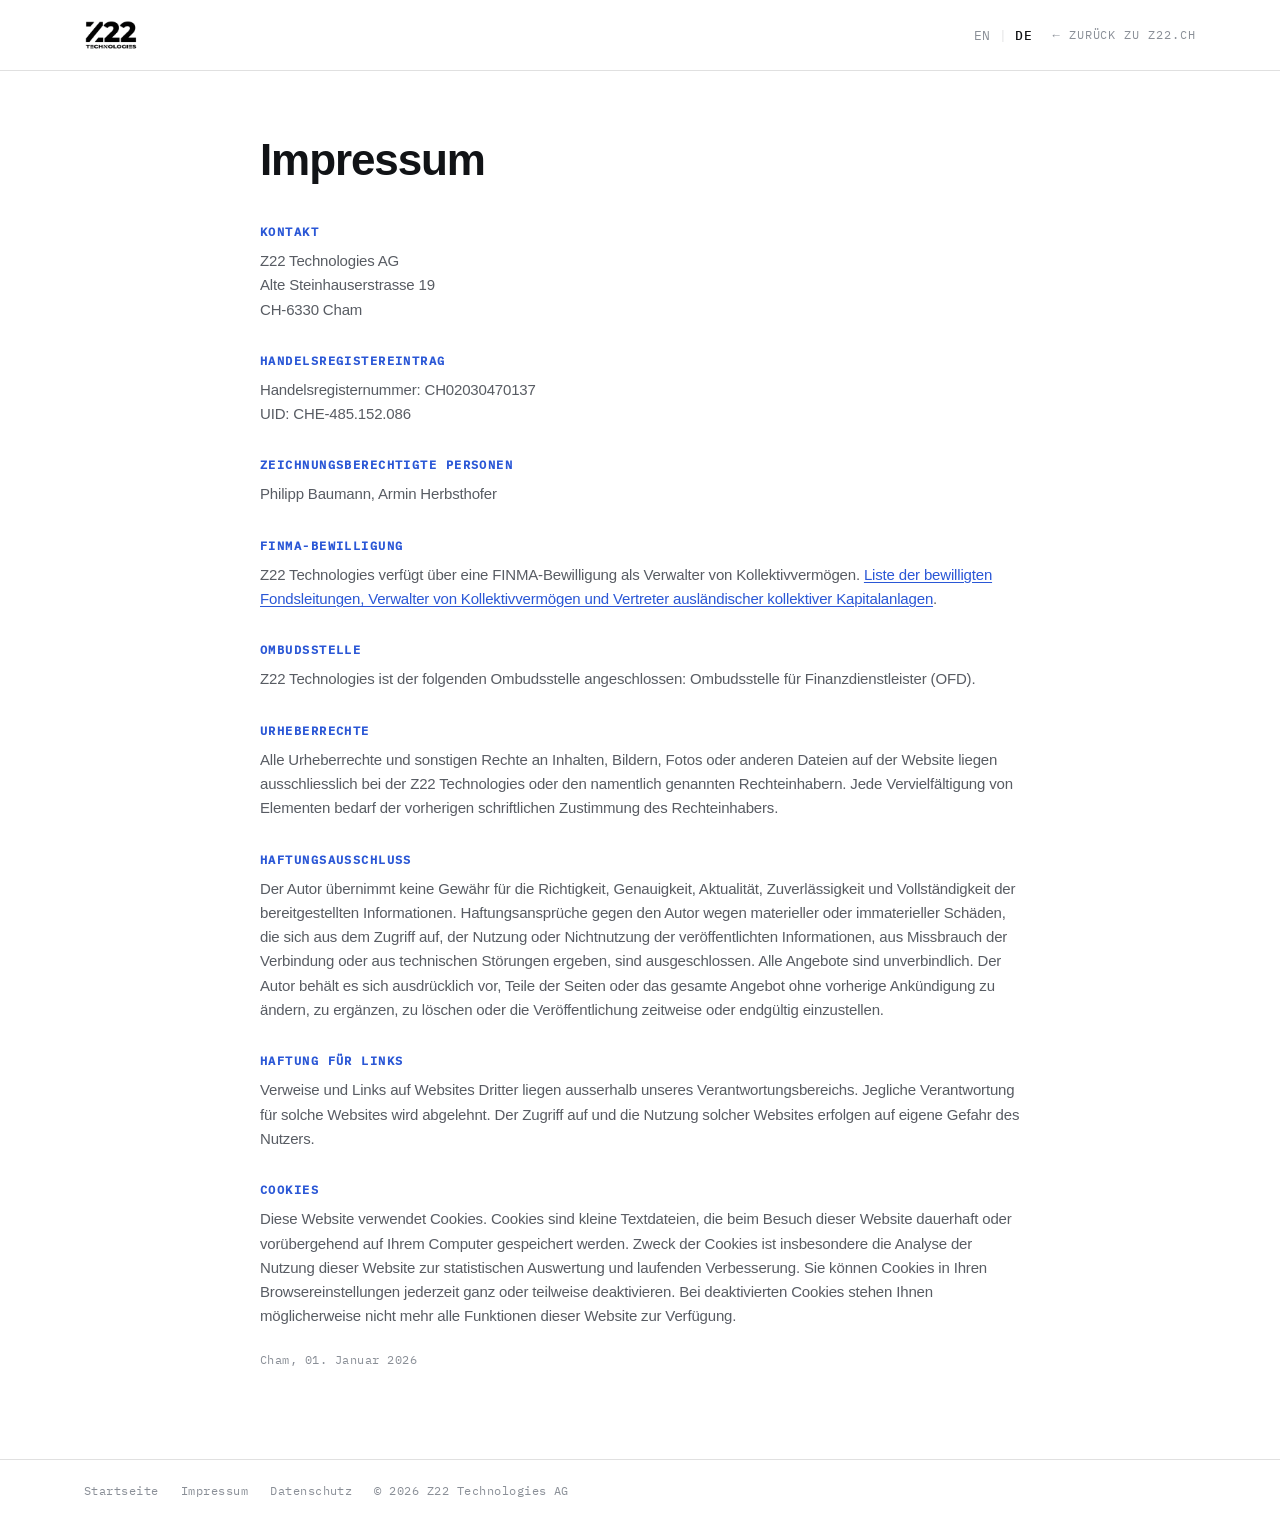
<file: imprint.de.html>
<!DOCTYPE html>
<html lang="de" data-theme="light" data-accent="cobalt" data-font="swiss">
<head>
<meta charset="UTF-8" />
<meta name="viewport" content="width=device-width, initial-scale=1.0" />
<title>Impressum - Z22 Technologies</title>
<meta name="description" content="Impressum der Z22 Technologies AG, Cham (Schweiz): rechtlicher Kontakt, Handelsregister, FINMA-Bewilligung, Ombudsstelle und Haftungshinweise." />
<link rel="canonical" href="https://www.z22.ch/imprint.de.html" />
<link rel="alternate" hreflang="en" href="https://www.z22.ch/imprint.html" />
<link rel="alternate" hreflang="de" href="https://www.z22.ch/imprint.de.html" />
<link rel="alternate" hreflang="x-default" href="https://www.z22.ch/imprint.html" />
<meta name="robots" content="index, follow" />
<link rel="icon" href="assets/favicon.svg" type="image/svg+xml" />
<link rel="icon" href="assets/favicon-48.png" type="image/png" sizes="48x48" />
<link rel="apple-touch-icon" href="assets/apple-touch-icon.png" />
<link rel="stylesheet" href="assets/fonts.css" />
<link rel="stylesheet" href="styles.css" />
</head>
<body>

<header class="legal-head">
  <div class="wrap">
    <a href="index.de.html" aria-label="Z22 Technologies Startseite"><img src="assets/z22-logo.png" alt="Z22 Technologies" width="80" height="44" /></a>
    <div class="legal-head__right">
      <span class="nav__lang" aria-label="Sprache">
        <a href="imprint.html" hreflang="en">EN</a>
        <span class="nav__lang-sep" aria-hidden="true">|</span>
        <a href="imprint.de.html" class="is-active" aria-current="true" hreflang="de">DE</a>
      </span>
      <a class="legal-back" href="index.de.html">&larr; Zurück zu z22.ch</a>
    </div>
  </div>
</header>

<main class="wrap">
  <div class="legal-doc">
    <h1>Impressum</h1>

    <h2>Kontakt</h2>
    <p>Z22 Technologies AG<br />Alte Steinhauserstrasse 19<br />CH-6330 Cham</p>

    <h2>Handelsregistereintrag</h2>
    <p>Handelsregisternummer: CH02030470137<br />UID: CHE-485.152.086</p>

    <h2>Zeichnungsberechtigte Personen</h2>
    <p>Philipp Baumann, Armin Herbsthofer</p>

    <h2>FINMA-Bewilligung</h2>
    <p>Z22 Technologies verfügt über eine FINMA-Bewilligung als Verwalter von Kollektivvermögen. <a href="https://www.finma.ch/de/~/media/finma/dokumente/bewilligungstraeger/pdf/flvervt.pdf?sc_lang=de" target="_blank" rel="noopener">Liste der bewilligten Fondsleitungen, Verwalter von Kollektivvermögen und Vertreter ausländischer kollektiver Kapitalanlagen</a>.</p>

    <h2>Ombudsstelle</h2>
    <p>Z22 Technologies ist der folgenden Ombudsstelle angeschlossen: Ombudsstelle für Finanzdienstleister (OFD).</p>

    <h2>Urheberrechte</h2>
    <p>Alle Urheberrechte und sonstigen Rechte an Inhalten, Bildern, Fotos oder anderen Dateien auf der Website liegen ausschliesslich bei der Z22 Technologies oder den namentlich genannten Rechteinhabern. Jede Vervielfältigung von Elementen bedarf der vorherigen schriftlichen Zustimmung des Rechteinhabers.</p>

    <h2>Haftungsausschluss</h2>
    <p>Der Autor übernimmt keine Gewähr für die Richtigkeit, Genauigkeit, Aktualität, Zuverlässigkeit und Vollständigkeit der bereitgestellten Informationen. Haftungsansprüche gegen den Autor wegen materieller oder immaterieller Schäden, die sich aus dem Zugriff auf, der Nutzung oder Nichtnutzung der veröffentlichten Informationen, aus Missbrauch der Verbindung oder aus technischen Störungen ergeben, sind ausgeschlossen. Alle Angebote sind unverbindlich. Der Autor behält es sich ausdrücklich vor, Teile der Seiten oder das gesamte Angebot ohne vorherige Ankündigung zu ändern, zu ergänzen, zu löschen oder die Veröffentlichung zeitweise oder endgültig einzustellen.</p>

    <h2>Haftung für Links</h2>
    <p>Verweise und Links auf Websites Dritter liegen ausserhalb unseres Verantwortungsbereichs. Jegliche Verantwortung für solche Websites wird abgelehnt. Der Zugriff auf und die Nutzung solcher Websites erfolgen auf eigene Gefahr des Nutzers.</p>

    <h2>Cookies</h2>
    <p>Diese Website verwendet Cookies. Cookies sind kleine Textdateien, die beim Besuch dieser Website dauerhaft oder vorübergehend auf Ihrem Computer gespeichert werden. Zweck der Cookies ist insbesondere die Analyse der Nutzung dieser Website zur statistischen Auswertung und laufenden Verbesserung. Sie können Cookies in Ihren Browsereinstellungen jederzeit ganz oder teilweise deaktivieren. Bei deaktivierten Cookies stehen Ihnen möglicherweise nicht mehr alle Funktionen dieser Website zur Verfügung.</p>

    <p style="margin-top:18px"><em>Cham, 01. Januar 2026</em></p>
  </div>
</main>

<footer class="legal-foot">
  <div class="wrap">
    <a href="index.de.html">Startseite</a>
    <a href="imprint.de.html">Impressum</a>
    <a href="data-security.de.html">Datenschutz</a>
    <span>© 2026 Z22 Technologies AG</span>
  </div>
</footer>

<!-- Cloudflare Web Analytics --><script type="module" src="https://static.cloudflareinsights.com/beacon.min.js" data-cf-beacon='{"token": "a8d0b581da9949d58b45546907a948c8"}'></script><!-- End Cloudflare Web Analytics -->
</body>
</html>
</file>
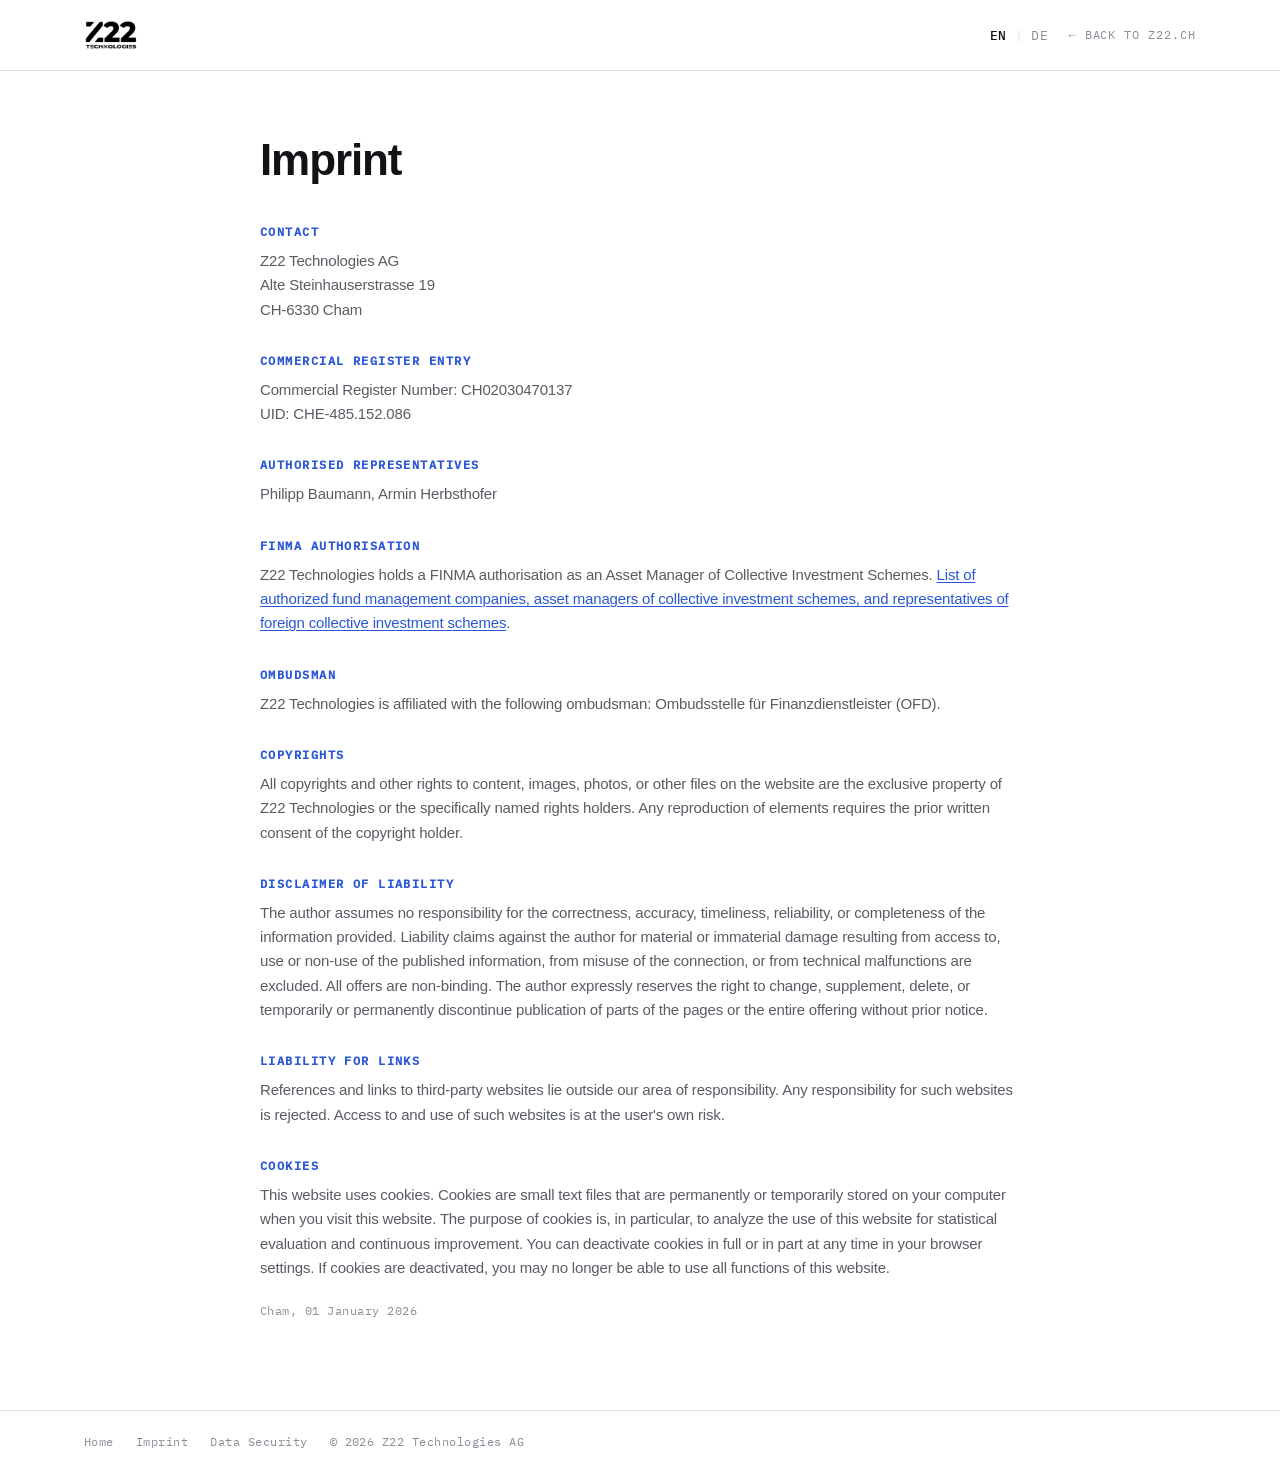
<file: imprint.html>
<!DOCTYPE html>
<html lang="en" data-theme="light" data-accent="cobalt" data-font="swiss">
<head>
<meta charset="UTF-8" />
<meta name="viewport" content="width=device-width, initial-scale=1.0" />
<title>Imprint - Z22 Technologies</title>
<meta name="description" content="Imprint of Z22 Technologies AG, Cham (Switzerland): legal contact, commercial register, FINMA authorisation, ombudsman and liability information." />
<link rel="canonical" href="https://www.z22.ch/imprint.html" />
<link rel="alternate" hreflang="en" href="https://www.z22.ch/imprint.html" />
<link rel="alternate" hreflang="de" href="https://www.z22.ch/imprint.de.html" />
<link rel="alternate" hreflang="x-default" href="https://www.z22.ch/imprint.html" />
<meta name="robots" content="index, follow" />
<link rel="icon" href="assets/favicon.svg" type="image/svg+xml" />
<link rel="icon" href="assets/favicon-48.png" type="image/png" sizes="48x48" />
<link rel="apple-touch-icon" href="assets/apple-touch-icon.png" />
<link rel="stylesheet" href="assets/fonts.css" />
<link rel="stylesheet" href="styles.css" />
</head>
<body>

<header class="legal-head">
  <div class="wrap">
    <a href="/" aria-label="Z22 Technologies home"><img src="assets/z22-logo.png" alt="Z22 Technologies" width="80" height="44" /></a>
    <div class="legal-head__right">
      <span class="nav__lang" aria-label="Language">
        <a href="imprint.html" class="is-active" aria-current="true" hreflang="en">EN</a>
        <span class="nav__lang-sep" aria-hidden="true">|</span>
        <a href="imprint.de.html" hreflang="de">DE</a>
      </span>
      <a class="legal-back" href="/">&larr; Back to z22.ch</a>
    </div>
  </div>
</header>

<main class="wrap">
  <div class="legal-doc">
    <h1>Imprint</h1>

    <h2>Contact</h2>
    <p>Z22 Technologies AG<br />Alte Steinhauserstrasse 19<br />CH-6330 Cham</p>

    <h2>Commercial Register Entry</h2>
    <p>Commercial Register Number: CH02030470137<br />UID: CHE-485.152.086</p>

    <h2>Authorised Representatives</h2>
    <p>Philipp Baumann, Armin Herbsthofer</p>

    <h2>FINMA Authorisation</h2>
    <p>Z22 Technologies holds a FINMA authorisation as an Asset Manager of Collective Investment Schemes. <a href="https://www.finma.ch/de/~/media/finma/dokumente/bewilligungstraeger/pdf/flvervt.pdf?sc_lang=de" target="_blank" rel="noopener">List of authorized fund management companies, asset managers of collective investment schemes, and representatives of foreign collective investment schemes</a>.</p>

    <h2>Ombudsman</h2>
    <p>Z22 Technologies is affiliated with the following ombudsman: Ombudsstelle für Finanzdienstleister (OFD).</p>

    <h2>Copyrights</h2>
    <p>All copyrights and other rights to content, images, photos, or other files on the website are the exclusive property of Z22 Technologies or the specifically named rights holders. Any reproduction of elements requires the prior written consent of the copyright holder.</p>

    <h2>Disclaimer of Liability</h2>
    <p>The author assumes no responsibility for the correctness, accuracy, timeliness, reliability, or completeness of the information provided. Liability claims against the author for material or immaterial damage resulting from access to, use or non-use of the published information, from misuse of the connection, or from technical malfunctions are excluded. All offers are non-binding. The author expressly reserves the right to change, supplement, delete, or temporarily or permanently discontinue publication of parts of the pages or the entire offering without prior notice.</p>

    <h2>Liability for Links</h2>
    <p>References and links to third-party websites lie outside our area of responsibility. Any responsibility for such websites is rejected. Access to and use of such websites is at the user's own risk.</p>

    <h2>Cookies</h2>
    <p>This website uses cookies. Cookies are small text files that are permanently or temporarily stored on your computer when you visit this website. The purpose of cookies is, in particular, to analyze the use of this website for statistical evaluation and continuous improvement. You can deactivate cookies in full or in part at any time in your browser settings. If cookies are deactivated, you may no longer be able to use all functions of this website.</p>

    <p style="margin-top:18px"><em>Cham, 01 January 2026</em></p>
  </div>
</main>

<footer class="legal-foot">
  <div class="wrap">
    <a href="/">Home</a>
    <a href="imprint.html">Imprint</a>
    <a href="data-security.html">Data Security</a>
    <span>© 2026 Z22 Technologies AG</span>
  </div>
</footer>

<!-- Cloudflare Web Analytics --><script type="module" src="https://static.cloudflareinsights.com/beacon.min.js" data-cf-beacon='{"token": "a8d0b581da9949d58b45546907a948c8"}'></script><!-- End Cloudflare Web Analytics -->
</body>
</html>
</file>
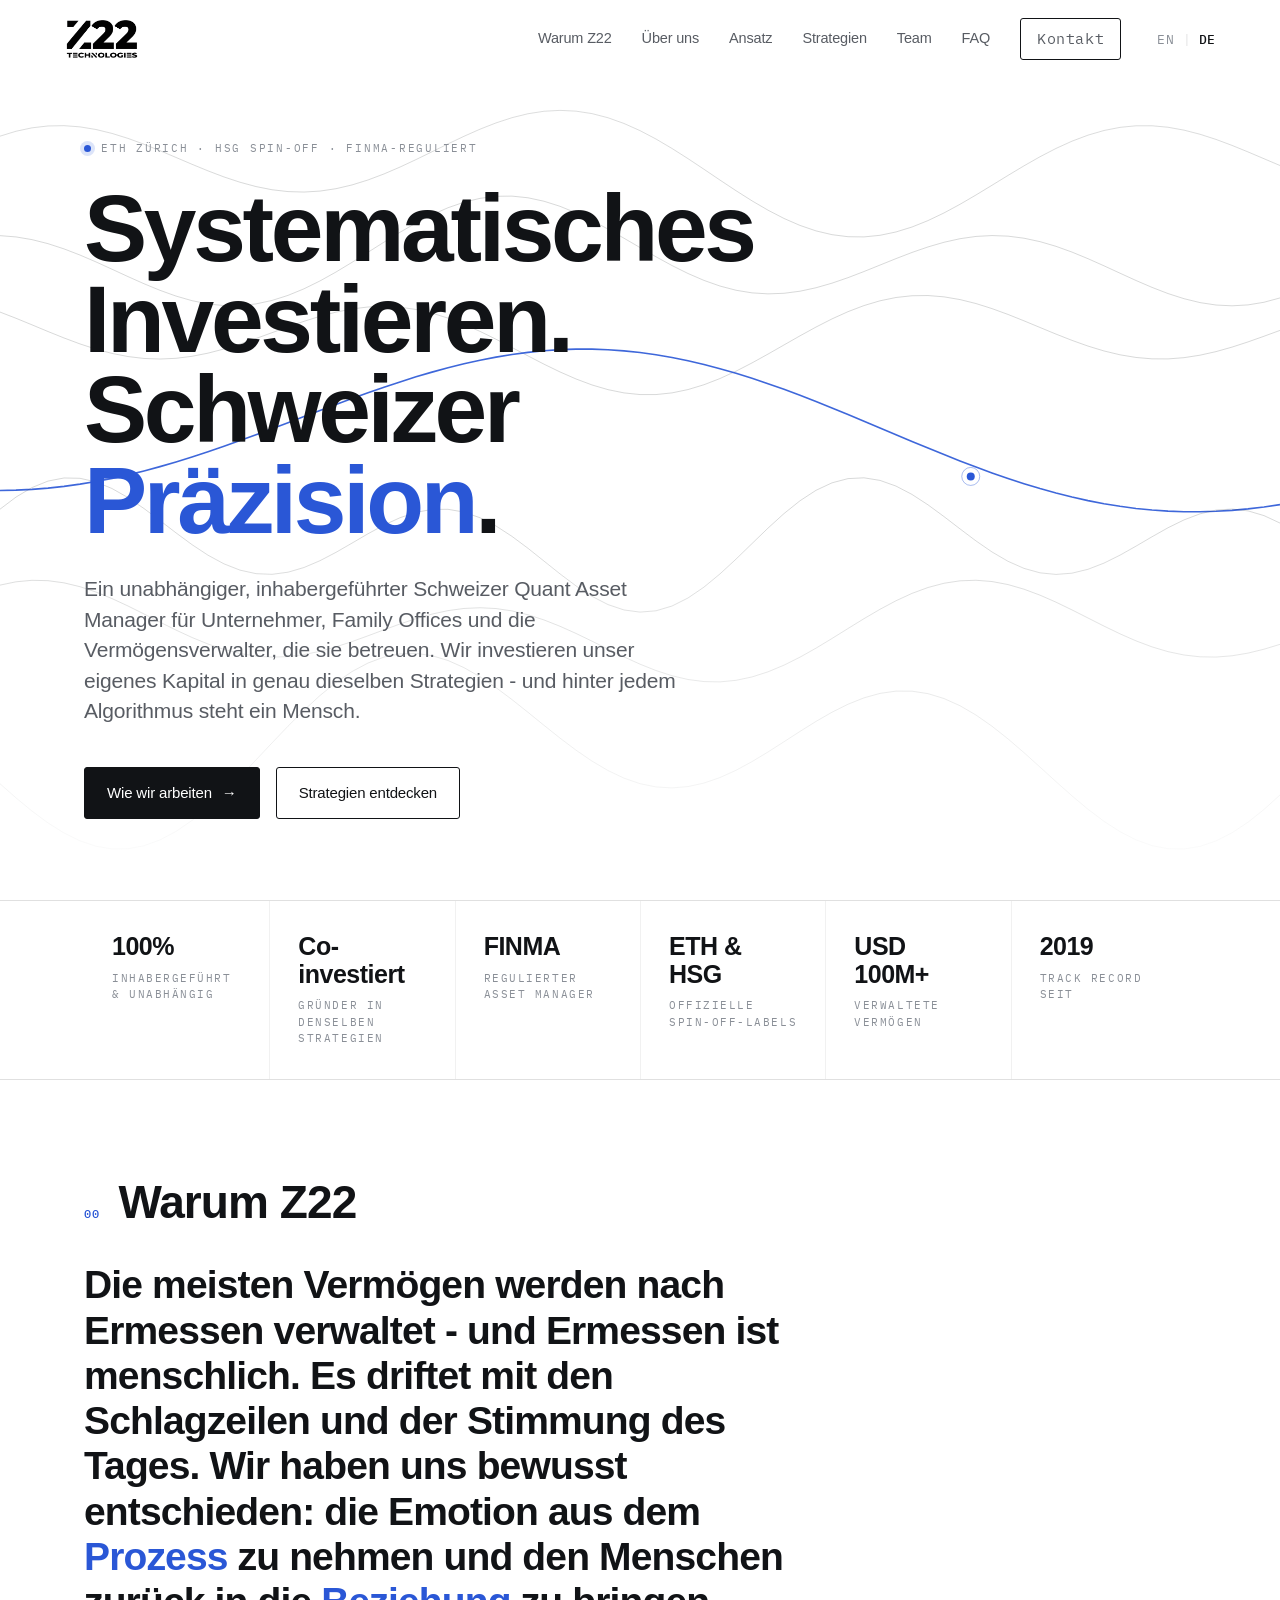
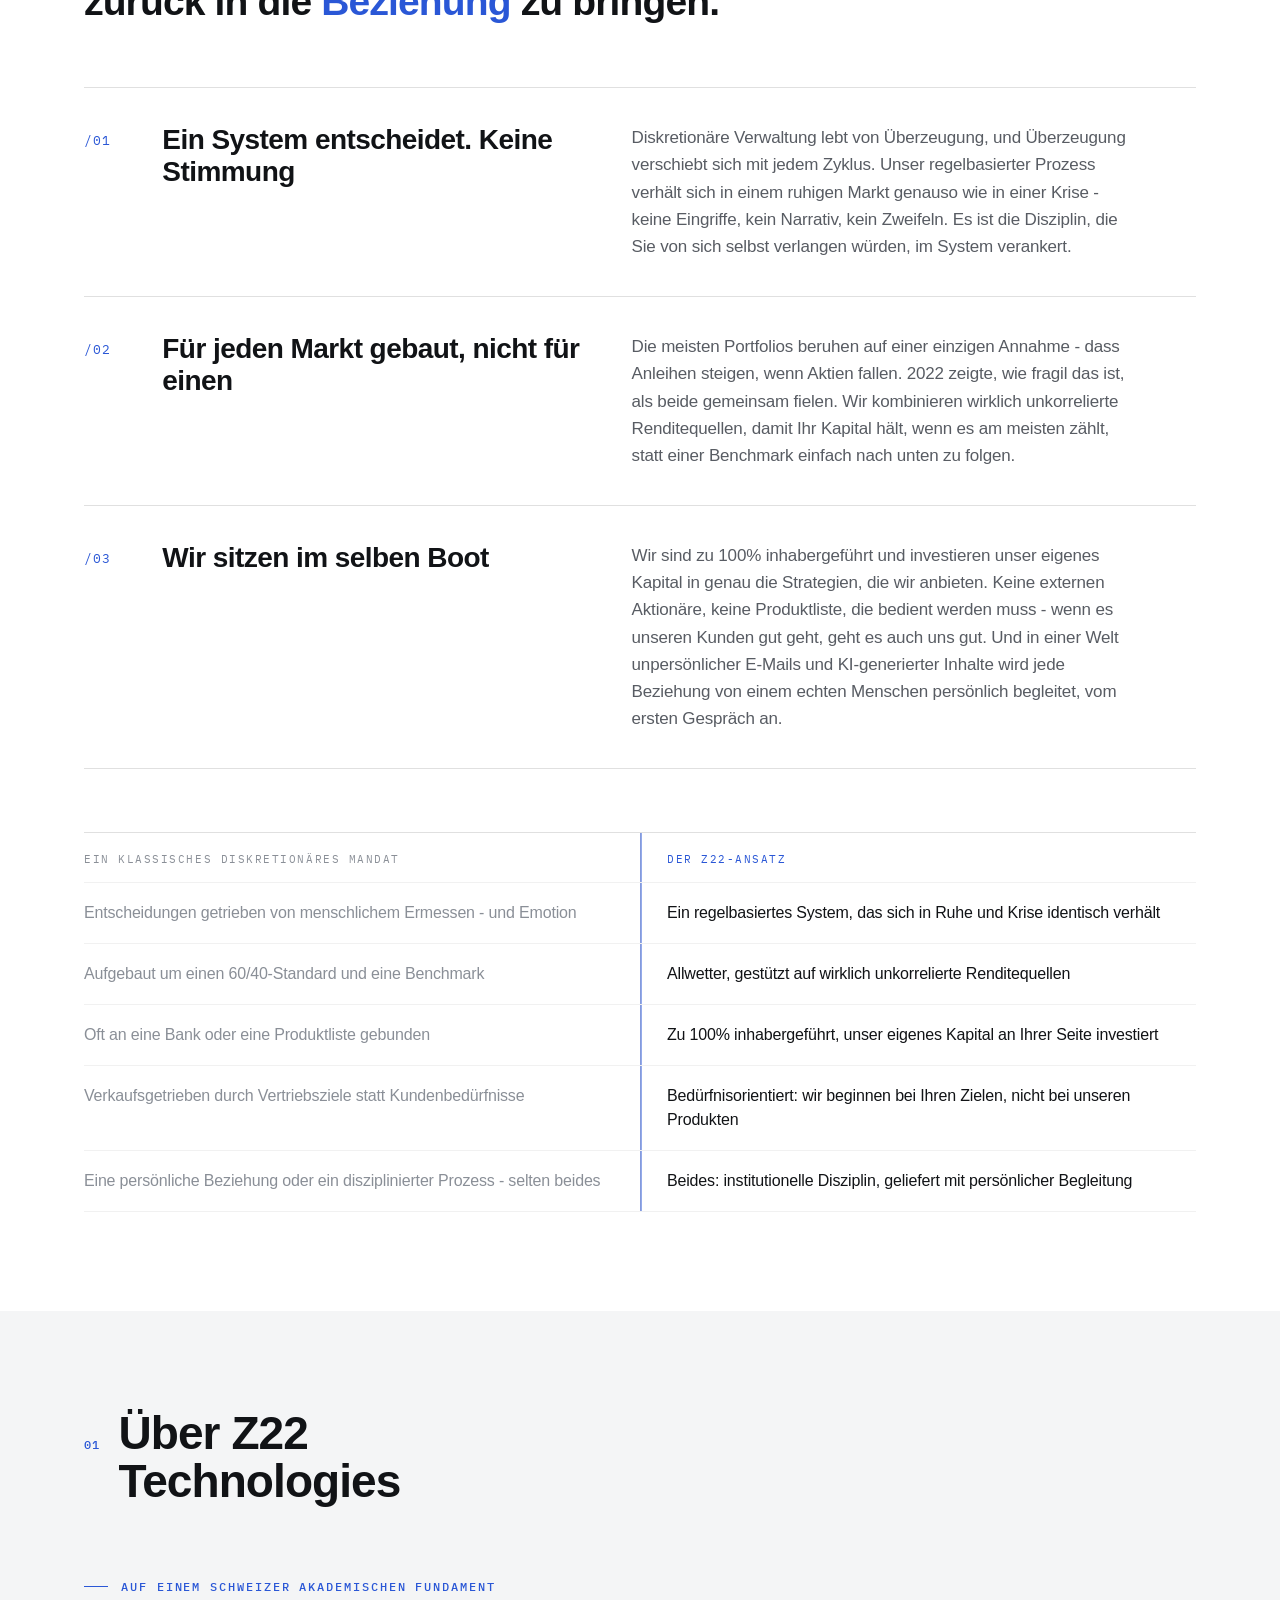
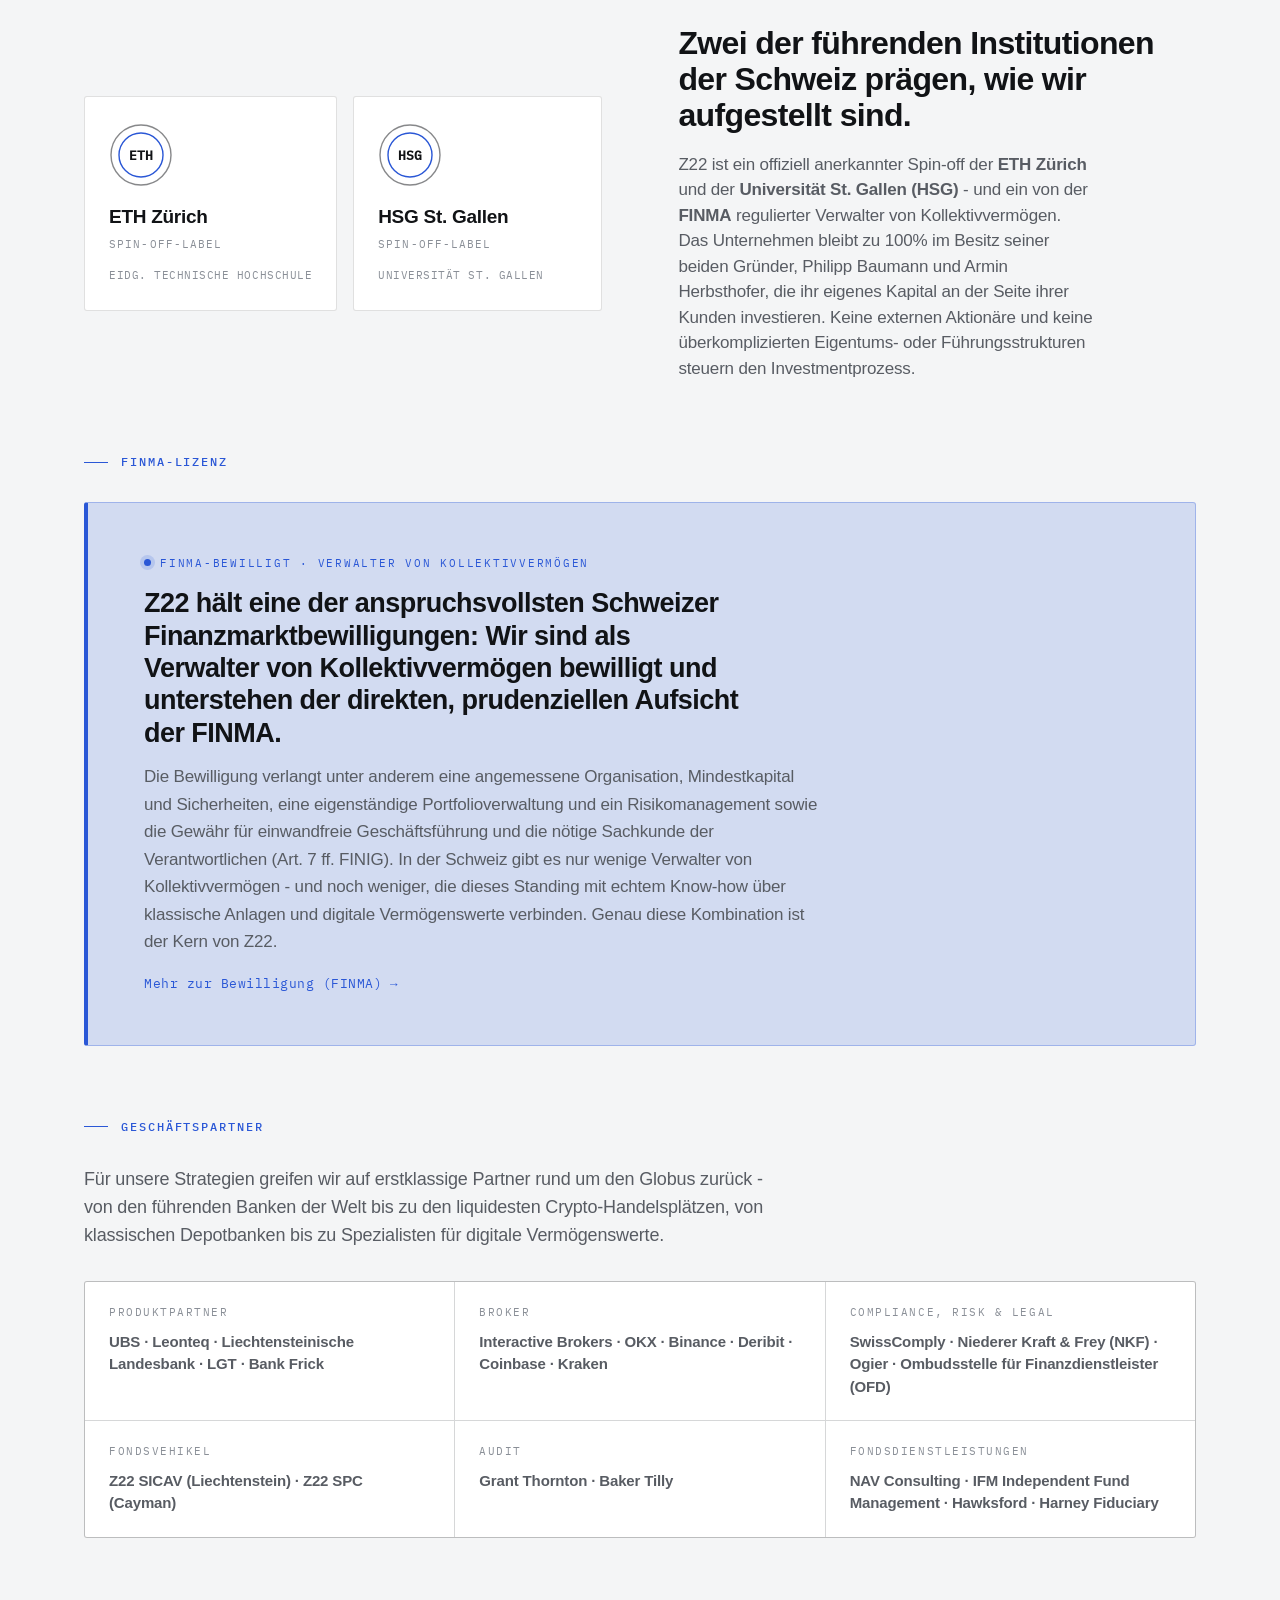
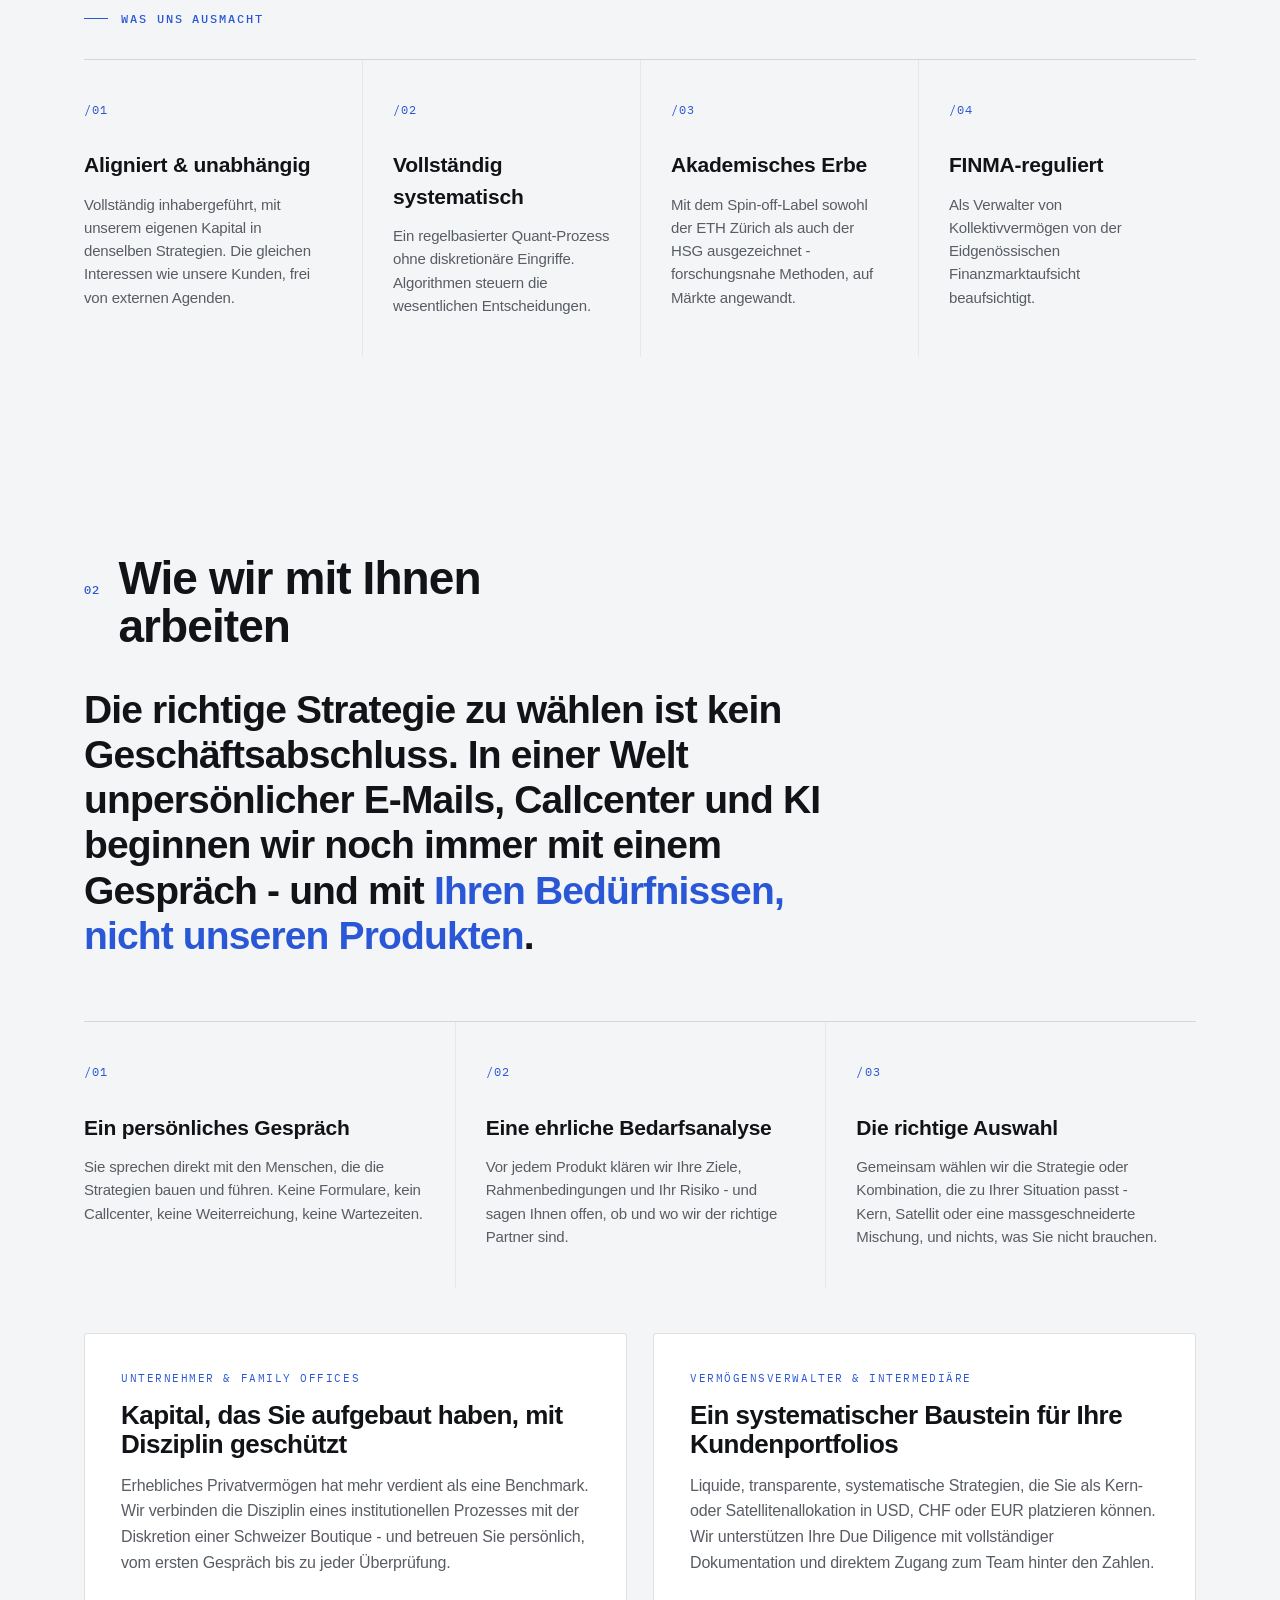
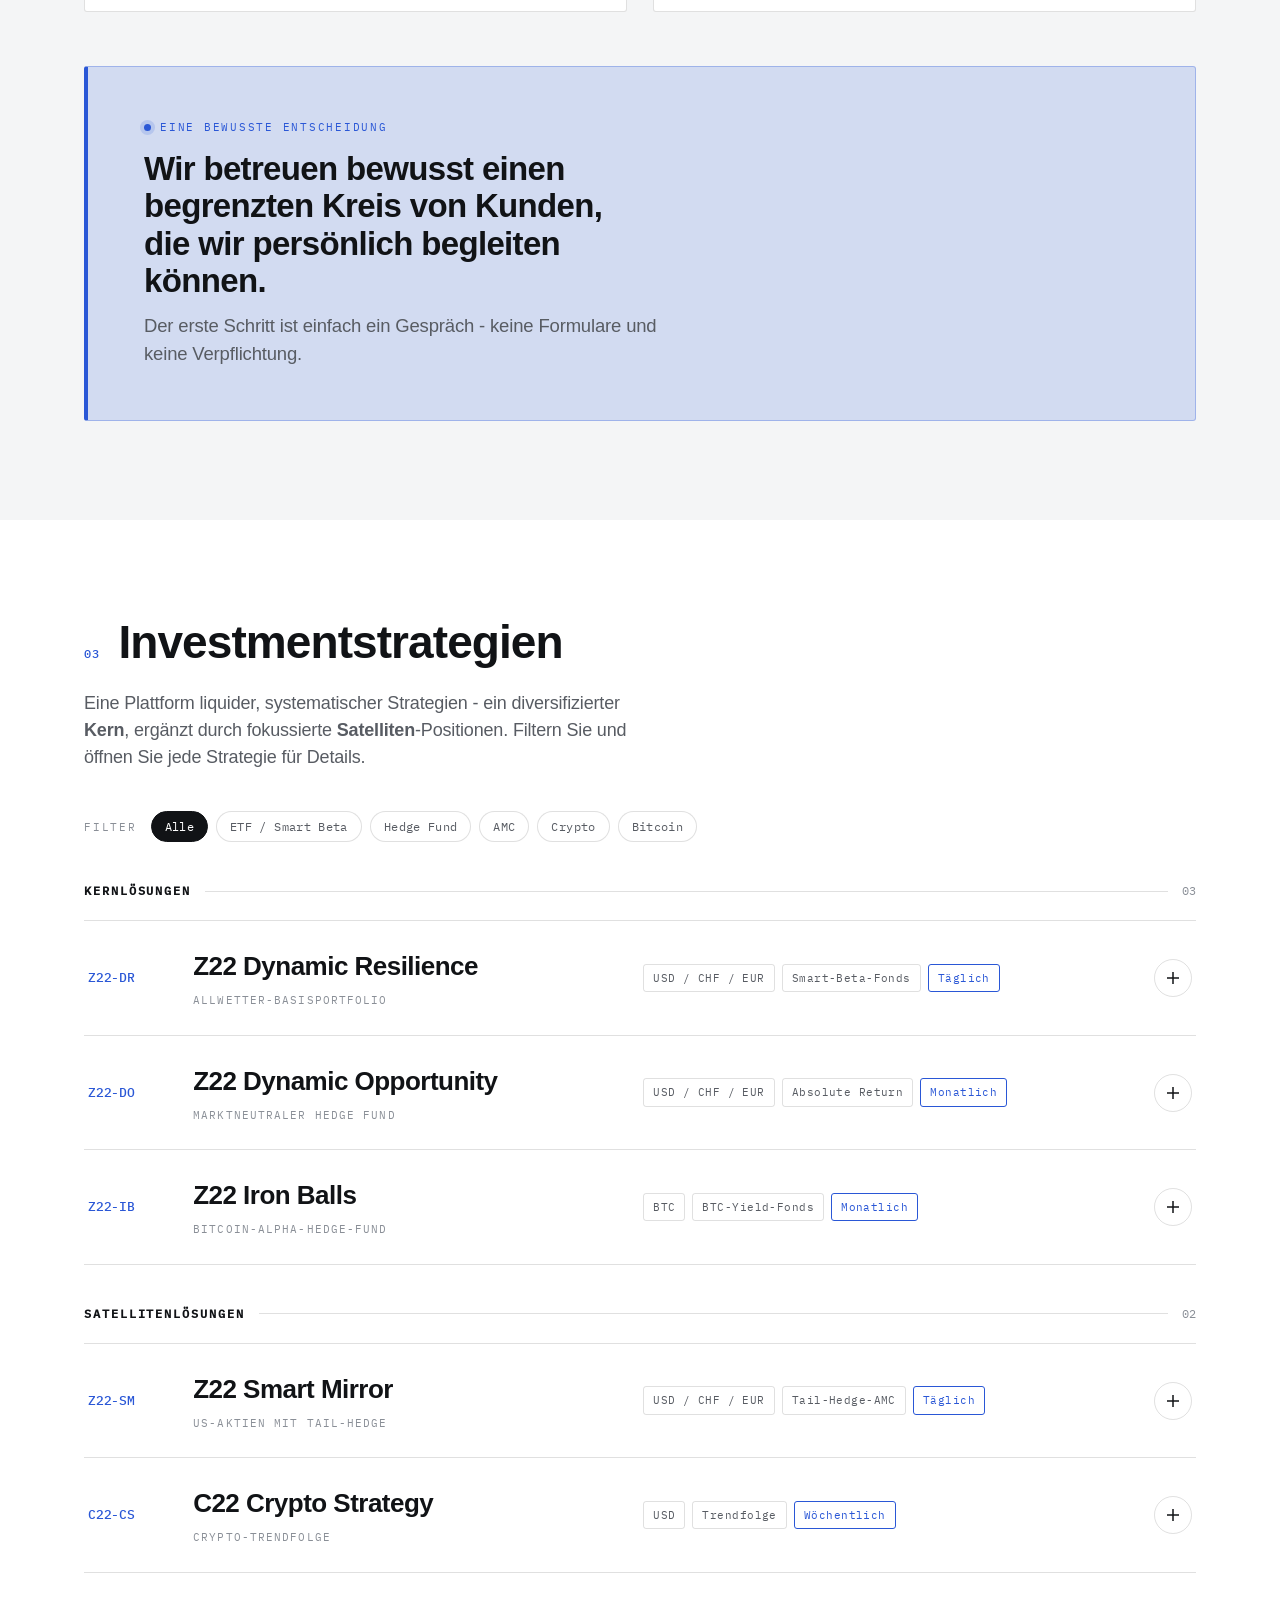
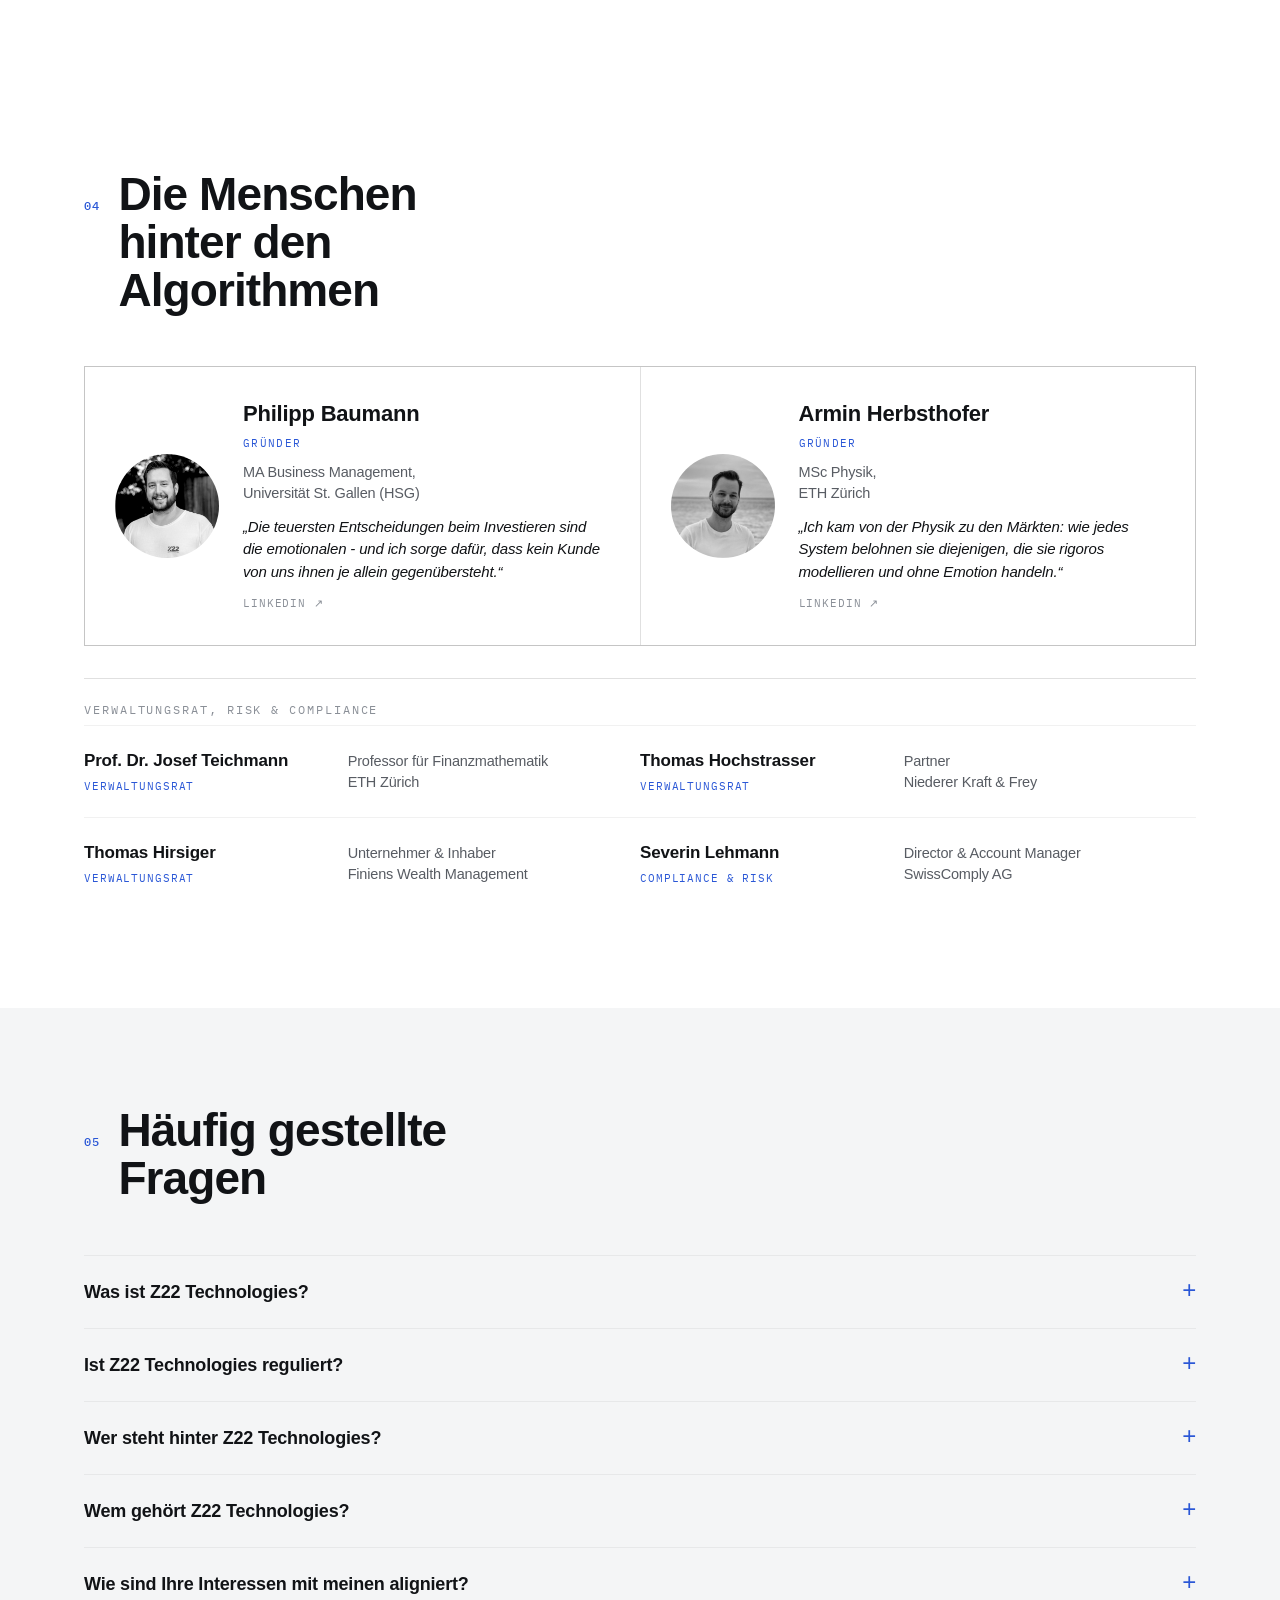
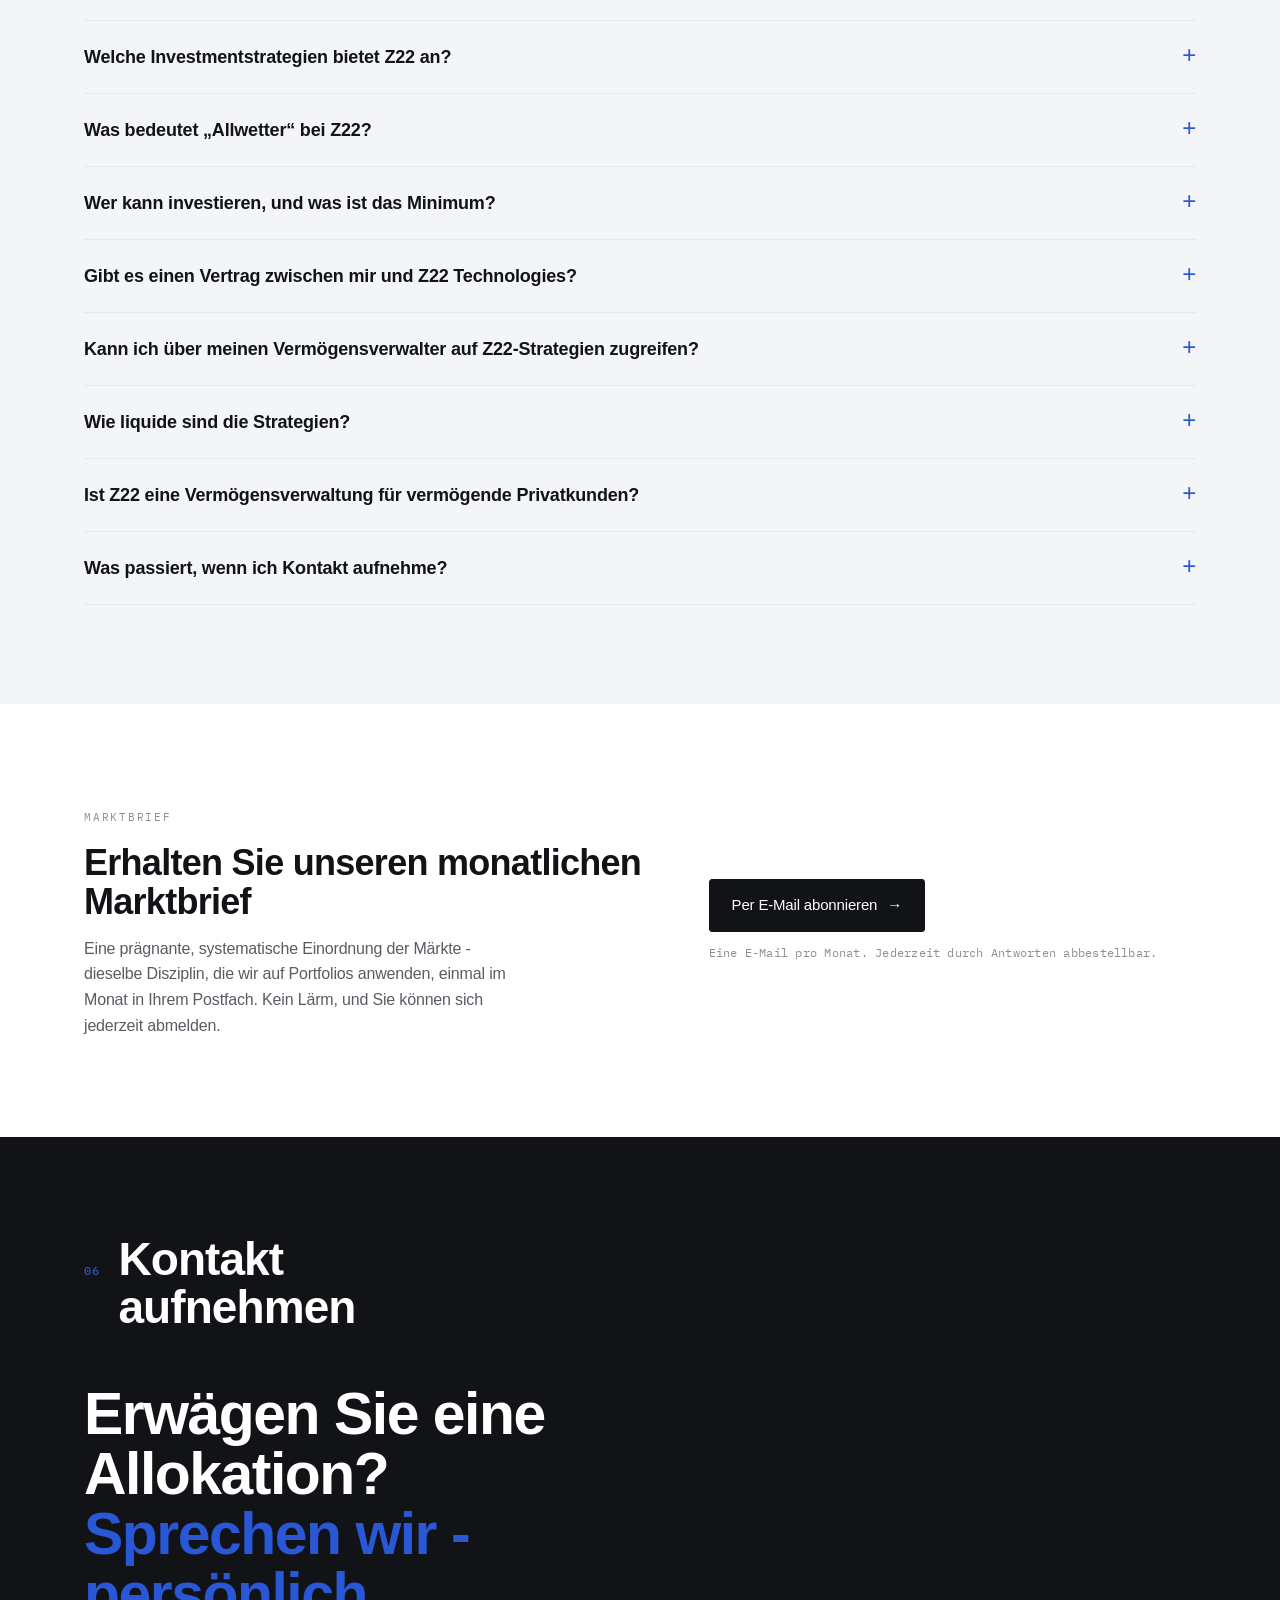
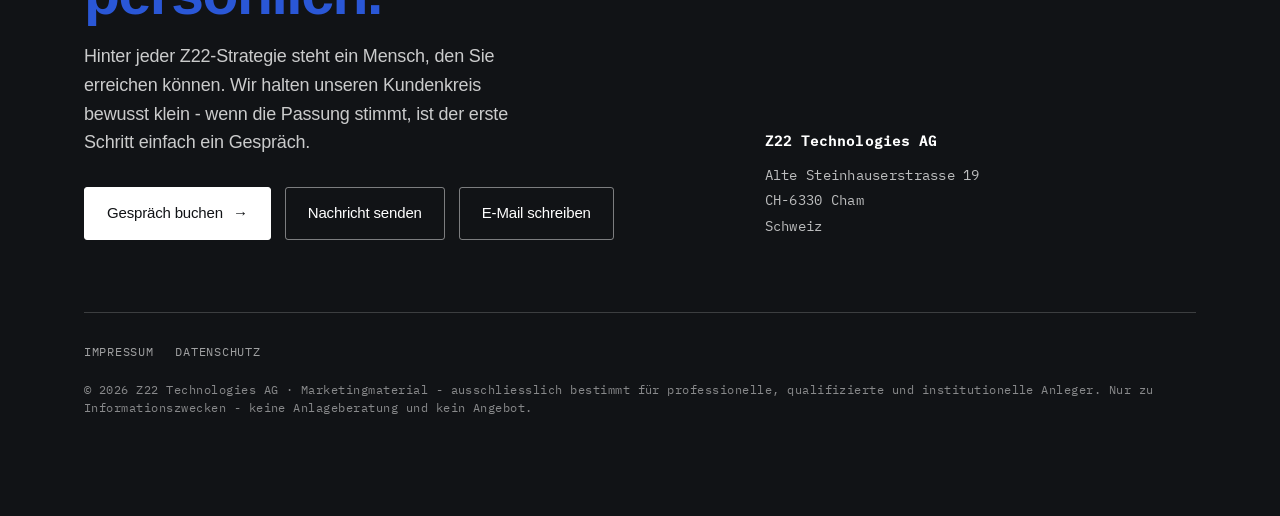
<file: index.de.html>
<!DOCTYPE html>
<html lang="de" data-theme="light" data-accent="cobalt" data-font="swiss" data-hero="signal">
<head>
<meta charset="UTF-8" />
<meta name="viewport" content="width=device-width, initial-scale=1.0" />
<title>Z22 Technologies - Schweizer Quant Asset Manager</title>
<meta name="description" content="Z22 Technologies ist ein unabhängiger, inhabergeführter Schweizer Quant Asset Manager - von der FINMA bewilligt als Verwalter von Kollektivvermögen, ein Spin-off der ETH Zürich und der HSG - und investiert über klassische und digitale Vermögenswerte (Crypto) für Unternehmer, Family Offices und ihre Vermögensverwalter. Wir investieren unser eigenes Kapital an der Seite unserer Kunden und begleiten jede Beziehung persönlich." />
<meta name="robots" content="index, follow, max-image-preview:large, max-snippet:-1" />
<link rel="canonical" href="https://www.z22.ch/index.de.html" />
<link rel="alternate" hreflang="en" href="https://www.z22.ch/" />
<link rel="alternate" hreflang="de" href="https://www.z22.ch/index.de.html" />
<link rel="alternate" hreflang="x-default" href="https://www.z22.ch/" />

<!-- Icons -->
<link rel="icon" href="assets/favicon.svg" type="image/svg+xml" />
<link rel="icon" href="assets/favicon-48.png" type="image/png" sizes="48x48" />
<link rel="apple-touch-icon" href="assets/apple-touch-icon.png" />

<!-- Open Graph / Twitter -->
<meta property="og:type" content="website" />
<meta property="og:site_name" content="Z22 Technologies" />
<meta property="og:title" content="Z22 Technologies - Schweizer Quant Asset Manager" />
<meta property="og:description" content="Ein unabhängiger, inhabergeführter Schweizer Quant Asset Manager für Unternehmer, Family Offices und Vermögensverwalter - von der FINMA bewilligt als Verwalter von Kollektivvermögen, investiert über klassische und digitale Vermögenswerte (Crypto). Wir investieren unser eigenes Kapital an der Seite unserer Kunden - und begleiten jede Beziehung persönlich." />
<meta property="og:url" content="https://www.z22.ch/index.de.html" />
<meta property="og:image" content="https://www.z22.ch/assets/og-image.png" />
<meta property="og:locale" content="de_CH" />
<meta name="twitter:card" content="summary_large_image" />
<meta name="twitter:title" content="Z22 Technologies - Schweizer Quant Asset Manager" />
<meta name="twitter:description" content="Ein unabhängiger, inhabergeführter Schweizer Quant Asset Manager für Unternehmer, Family Offices und Vermögensverwalter - von der FINMA bewilligt als Verwalter von Kollektivvermögen, investiert über klassische und digitale Vermögenswerte (Crypto). Wir investieren unser eigenes Kapital an der Seite unserer Kunden - und begleiten jede Beziehung persönlich." />
<meta name="twitter:image" content="https://www.z22.ch/assets/og-image.png" />

<!-- Structured data: organization (helps AI / search understand the entity) -->
<script type="application/ld+json">
{
  "@context": "https://schema.org",
  "@type": "FinancialService",
  "name": "Z22 Technologies AG",
  "alternateName": "Z22 Technologies",
  "url": "https://www.z22.ch/",
  "logo": "https://www.z22.ch/assets/z22-logo.png",
  "image": "https://www.z22.ch/assets/z22-logo.png",
  "description": "Z22 Technologies ist ein unabhängiger, inhabergeführter Schweizer Quant Asset Manager, von der FINMA bewilligt und prudenziell beaufsichtigt als Verwalter von Kollektivvermögen, und ein offizieller Spin-off der ETH Zürich und der Universität St. Gallen (HSG). Die Gründer investieren ihr eigenes Kapital in dieselben Strategien, die Kunden angeboten werden. Das Unternehmen baut Allwetter- und Absolute-Return-Strategien in liquiden Märkten über klassische und digitale Vermögenswerte (Crypto), vollständig von Algorithmen getrieben, nie durch Ermessen.",
  "slogan": "Systematisches Investieren. Schweizer Präzision.",
  "foundingDate": "2019",
  "email": "hello@z22.ch",
  "founders": [
    { "@type": "Person", "name": "Philipp Baumann", "jobTitle": "Gründer", "sameAs": "https://www.linkedin.com/in/philipp-baumann-715a9691/" },
    { "@type": "Person", "name": "Armin Herbsthofer", "jobTitle": "Gründer", "sameAs": "https://www.linkedin.com/in/armin-herbsthofer/" }
  ],
  "address": {
    "@type": "PostalAddress",
    "streetAddress": "Alte Steinhauserstrasse 19",
    "postalCode": "6330",
    "addressLocality": "Cham",
    "addressRegion": "Zug",
    "addressCountry": "CH"
  },
  "areaServed": "CH",
  "sameAs": ["https://www.linkedin.com/company/z22-technologies-ag"],
  "identifier": { "@type": "PropertyValue", "propertyID": "UID", "value": "CHE-485.152.086" },
  "knowsAbout": ["Systematisches Investieren", "Quantitatives Asset Management", "Verwalter von Kollektivvermögen", "Manager of collective assets", "Allwetter-Portfolio", "Absolute Return", "Trendfolge", "Digitale Vermögenswerte", "Crypto", "Bitcoin", "Family Office", "Vermögensverwaltung", "Quantitative Vermögensverwaltung", "Vermögensverwaltung für Unternehmer", "Vermögende Privatkunden (HNWI, UHNWI)", "Geldanlage für Unternehmer", "Unabhängiger Schweizer Asset Manager"],
  "audience": { "@type": "Audience", "audienceType": "Vermögende Privatkunden, Unternehmer, Family Offices, Vermögensverwalter und externe Asset Manager (EAMs)" }
}
</script>

<!-- Self-hosted IBM Plex Mono (no external Google Fonts call). Display = system Helvetica Neue. -->
<link rel="stylesheet" href="assets/fonts.css" />
<link rel="stylesheet" href="styles.css" />
</head>
<body>

<!-- ============ NAV ============ -->
<header class="nav">
  <a class="nav__brand" href="#top" aria-label="Z22 Technologies Startseite">
    <img class="nav__logo-img" src="assets/z22-logo.png" alt="Z22 Technologies" width="80" height="44" />
  </a>
  <nav class="nav__links">
    <a href="#why">Warum Z22</a>
    <a href="#about">Über uns</a>
    <a href="#approach">Ansatz</a>
    <a href="#strategies">Strategien</a>
    <a href="#team">Team</a>
    <a href="#faq">FAQ</a>
    <a href="contact.de.html" class="nav__cta">Kontakt</a>
    <span class="nav__lang" aria-label="Sprache">
      <a href="index.html" hreflang="en">EN</a>
      <span class="nav__lang-sep" aria-hidden="true">|</span>
      <a href="index.de.html" class="is-active" aria-current="true" hreflang="de">DE</a>
    </span>
  </nav>
  <button class="nav__burger" aria-label="Menü umschalten">Menü</button>
</header>

<div class="mobile-menu">
  <a href="#why">Warum Z22</a>
  <a href="#about">Über uns</a>
  <a href="#approach">Ansatz</a>
  <a href="#strategies">Strategien</a>
  <a href="#team">Team</a>
  <a href="#faq">FAQ</a>
  <a href="contact.de.html">Kontakt</a>
  <div class="mobile-menu__lang" aria-label="Sprache">
    <a href="index.html" hreflang="en">EN</a>
    <span class="nav__lang-sep" aria-hidden="true">|</span>
    <a href="index.de.html" class="is-active" aria-current="true" hreflang="de">DE</a>
  </div>
</div>

<!-- ============ HERO ============ -->
<section class="hero" id="top">
  <canvas id="hero-canvas"></canvas>
  <div class="hero__veil"></div>
  <div class="hero__inner wrap">
    <span class="hero__eyebrow mono-label"><span class="dot"></span>ETH&nbsp;Zürich · HSG Spin-off · FINMA-reguliert</span>
    <h1>Systematisches Investieren.<br />Schweizer <em>Präzision</em>.</h1>
    <p class="hero__sub">Ein unabhängiger, inhabergeführter Schweizer Quant Asset Manager für Unternehmer, Family Offices und die Vermögensverwalter, die sie betreuen. Wir investieren unser eigenes Kapital in genau dieselben Strategien - und hinter jedem Algorithmus steht ein Mensch.</p>
    <div class="hero__row">
      <a href="#approach" class="btn btn--solid">Wie wir arbeiten <span class="arrow">→</span></a>
      <a href="#strategies" class="btn btn--ghost">Strategien entdecken</a>
    </div>
  </div>
</section>

<!-- ============ TRUST STRIP ============ -->
<div class="trust">
  <div class="wrap">
    <div class="trust__grid">
      <div class="trust__item">
        <span class="trust__v"><span data-count="100">0</span>%</span>
        <span class="trust__k">Inhabergeführt &amp; unabhängig</span>
      </div>
      <div class="trust__item">
        <span class="trust__v">Co-investiert</span>
        <span class="trust__k">Gründer in denselben Strategien</span>
      </div>
      <div class="trust__item">
        <span class="trust__v">FINMA</span>
        <span class="trust__k">Regulierter Asset Manager</span>
      </div>
      <div class="trust__item">
        <span class="trust__v">ETH &amp; HSG</span>
        <span class="trust__k">Offizielle Spin-off-Labels</span>
      </div>
      <div class="trust__item">
        <span class="trust__v">USD 100M+</span>
        <span class="trust__k">Verwaltete Vermögen</span>
      </div>
      <div class="trust__item">
        <span class="trust__v">2019</span>
        <span class="trust__k">Track Record seit</span>
      </div>
    </div>
  </div>
</div>

<!-- ============ WHY Z22 ============ -->
<section class="section" id="why">
  <div class="wrap">
    <div class="sec-head reveal">
      <span class="sec-num">00</span>
      <h2 class="sec-title">Warum Z22</h2>
    </div>

    <p class="why__lead reveal" data-d="1">Die meisten Vermögen werden nach Ermessen verwaltet - und Ermessen ist menschlich. Es driftet mit den Schlagzeilen und der Stimmung des Tages. Wir haben uns bewusst entschieden: die Emotion aus dem <em>Prozess</em> zu nehmen und den Menschen zurück in die <em>Beziehung</em> zu bringen.</p>

    <div class="why-list reveal" data-d="2">
      <div class="belief">
        <span class="belief__n">/01</span>
        <h3 class="belief__claim">Ein System entscheidet. Keine Stimmung</h3>
        <p class="belief__body">Diskretionäre Verwaltung lebt von Überzeugung, und Überzeugung verschiebt sich mit jedem Zyklus. Unser regelbasierter Prozess verhält sich in einem ruhigen Markt genauso wie in einer Krise - keine Eingriffe, kein Narrativ, kein Zweifeln. Es ist die Disziplin, die Sie von sich selbst verlangen würden, im System verankert.</p>
      </div>
      <div class="belief">
        <span class="belief__n">/02</span>
        <h3 class="belief__claim">Für jeden Markt gebaut, nicht für einen</h3>
        <p class="belief__body">Die meisten Portfolios beruhen auf einer einzigen Annahme - dass Anleihen steigen, wenn Aktien fallen. 2022 zeigte, wie fragil das ist, als beide gemeinsam fielen. Wir kombinieren wirklich unkorrelierte Renditequellen, damit Ihr Kapital hält, wenn es am meisten zählt, statt einer Benchmark einfach nach unten zu folgen.</p>
      </div>
      <div class="belief">
        <span class="belief__n">/03</span>
        <h3 class="belief__claim">Wir sitzen im selben Boot</h3>
        <p class="belief__body">Wir sind zu 100% inhabergeführt und investieren unser eigenes Kapital in genau die Strategien, die wir anbieten. Keine externen Aktionäre, keine Produktliste, die bedient werden muss - wenn es unseren Kunden gut geht, geht es auch uns gut. Und in einer Welt unpersönlicher E-Mails und KI-generierter Inhalte wird jede Beziehung von einem echten Menschen persönlich begleitet, vom ersten Gespräch an.</p>
      </div>
    </div>

    <!-- traditional discretionary mandate vs the Z22 way -->
    <div class="vs reveal" data-d="2" aria-label="Ein klassisches diskretionäres Mandat im Vergleich mit Z22">
      <div class="vs__row vs__head">
        <div class="vs__cell vs__cell--c">Ein klassisches diskretionäres Mandat</div>
        <div class="vs__cell vs__cell--z">Der Z22-Ansatz</div>
      </div>
      <div class="vs__row">
        <div class="vs__cell vs__cell--c">Entscheidungen getrieben von menschlichem Ermessen - und Emotion</div>
        <div class="vs__cell vs__cell--z">Ein regelbasiertes System, das sich in Ruhe und Krise identisch verhält</div>
      </div>
      <div class="vs__row">
        <div class="vs__cell vs__cell--c">Aufgebaut um einen 60/40-Standard und eine Benchmark</div>
        <div class="vs__cell vs__cell--z">Allwetter, gestützt auf wirklich unkorrelierte Renditequellen</div>
      </div>
      <div class="vs__row">
        <div class="vs__cell vs__cell--c">Oft an eine Bank oder eine Produktliste gebunden</div>
        <div class="vs__cell vs__cell--z">Zu 100% inhabergeführt, unser eigenes Kapital an Ihrer Seite investiert</div>
      </div>
      <div class="vs__row">
        <div class="vs__cell vs__cell--c">Verkaufsgetrieben durch Vertriebsziele statt Kundenbedürfnisse</div>
        <div class="vs__cell vs__cell--z">Bedürfnisorientiert: wir beginnen bei Ihren Zielen, nicht bei unseren Produkten</div>
      </div>
      <div class="vs__row">
        <div class="vs__cell vs__cell--c">Eine persönliche Beziehung oder ein disziplinierter Prozess - selten beides</div>
        <div class="vs__cell vs__cell--z">Beides: institutionelle Disziplin, geliefert mit persönlicher Begleitung</div>
      </div>
    </div>
  </div>
</section>

<!-- ============ CREDIBILITY / SPIN-OFF ============ -->
<section class="section section--alt" id="about">
  <div class="wrap">
    <div class="sec-head reveal">
      <span class="sec-num">01</span>
      <h2 class="sec-title">Über Z22 Technologies</h2>
    </div>

    <!-- 1. Academic foundation -->
    <div class="about-block">
      <h3 class="about-sub reveal">Auf einem Schweizer akademischen Fundament</h3>
    <div class="cred">
      <div class="cred__labels reveal" data-d="1">
        <div class="label-card">
          <svg class="label-card__seal" viewBox="0 0 64 64" fill="none" aria-hidden="true">
            <circle cx="32" cy="32" r="30" stroke="currentColor" stroke-width="1.4" opacity="0.5"/>
            <circle cx="32" cy="32" r="22" stroke="var(--accent)" stroke-width="1.4"/>
            <text x="32" y="37" text-anchor="middle" font-family="var(--font-mono)" font-size="13" font-weight="600" fill="currentColor">ETH</text>
          </svg>
          <div>
            <div class="label-card__inst">ETH Zürich</div>
            <div class="strat__cat" style="margin-top:4px">Spin-off-Label</div>
          </div>
          <div class="label-card__meta">Eidg. Technische Hochschule</div>
        </div>
        <div class="label-card">
          <svg class="label-card__seal" viewBox="0 0 64 64" fill="none" aria-hidden="true">
            <circle cx="32" cy="32" r="30" stroke="currentColor" stroke-width="1.4" opacity="0.5"/>
            <circle cx="32" cy="32" r="22" stroke="var(--accent)" stroke-width="1.4"/>
            <text x="32" y="37" text-anchor="middle" font-family="var(--font-mono)" font-size="13" font-weight="600" fill="currentColor">HSG</text>
          </svg>
          <div>
            <div class="label-card__inst">HSG St. Gallen</div>
            <div class="strat__cat" style="margin-top:4px">Spin-off-Label</div>
          </div>
          <div class="label-card__meta">Universität St. Gallen</div>
        </div>
      </div>
      <div class="cred__copy reveal" data-d="2">
        <h3>Zwei der führenden Institutionen der Schweiz prägen, wie wir aufgestellt sind.</h3>
        <p>Z22 ist ein offiziell anerkannter Spin-off der <strong>ETH&nbsp;Zürich</strong> und der <strong>Universität St.&nbsp;Gallen&nbsp;(HSG)</strong> - und ein von der <strong>FINMA</strong> regulierter Verwalter von Kollektivvermögen. Das Unternehmen bleibt zu 100% im Besitz seiner beiden Gründer, Philipp Baumann und Armin Herbsthofer, die ihr eigenes Kapital an der Seite ihrer Kunden investieren. Keine externen Aktionäre und keine überkomplizierten Eigentums- oder Führungsstrukturen steuern den Investmentprozess.</p>
      </div>
    </div>
    </div>

    <!-- 2. FINMA licence -->
    <div class="about-block">
      <h3 class="about-sub reveal">FINMA-Lizenz</h3>
    <div class="finma-note reveal" data-d="1">
      <span class="finma-note__kicker mono-label"><span class="dot"></span>FINMA-bewilligt · Verwalter von Kollektivvermögen</span>
      <p class="finma-note__lead">Z22 hält eine der anspruchsvollsten Schweizer Finanzmarktbewilligungen: Wir sind als Verwalter von Kollektivvermögen bewilligt und unterstehen der direkten, prudenziellen Aufsicht der FINMA.</p>
      <p class="finma-note__body">Die Bewilligung verlangt unter anderem eine angemessene Organisation, Mindestkapital und Sicherheiten, eine eigenständige Portfolioverwaltung und ein Risikomanagement sowie die Gewähr für einwandfreie Geschäftsführung und die nötige Sachkunde der Verantwortlichen (Art. 7 ff. FINIG). In der Schweiz gibt es nur wenige Verwalter von Kollektivvermögen - und noch weniger, die dieses Standing mit echtem Know-how über klassische Anlagen und digitale Vermögenswerte verbinden. Genau diese Kombination ist der Kern von Z22.</p>
      <a class="finma-note__link" href="https://www.finma.ch/bewilligung/asset-management/vermoegensverwalter-kollektiver-kapitalanlagen/" target="_blank" rel="noopener">Mehr zur Bewilligung (FINMA) <span class="arrow">→</span></a>
    </div>
    </div>

    <!-- 3. Business partners -->
    <div class="about-block">
      <h3 class="about-sub reveal">Geschäftspartner</h3>
    <div class="partners-cat reveal" data-d="2">
      <p class="partners-cat__intro">Für unsere Strategien greifen wir auf erstklassige Partner rund um den Globus zurück - von den führenden Banken der Welt bis zu den liquidesten Crypto-Handelsplätzen, von klassischen Depotbanken bis zu Spezialisten für digitale Vermögenswerte.</p>
      <div class="partners-cat__grid">
        <div class="partners-cat__group">
          <span class="partners-cat__label">Produktpartner</span>
          <span class="partners-cat__names">UBS · Leonteq · Liechtensteinische Landesbank · LGT · Bank Frick</span>
        </div>
        <div class="partners-cat__group">
          <span class="partners-cat__label">Broker</span>
          <span class="partners-cat__names">Interactive Brokers · OKX · Binance · Deribit · Coinbase · Kraken</span>
        </div>
        <div class="partners-cat__group">
          <span class="partners-cat__label">Compliance, Risk &amp; Legal</span>
          <span class="partners-cat__names">SwissComply · Niederer Kraft &amp; Frey (NKF) · Ogier · Ombudsstelle für Finanzdienstleister (OFD)</span>
        </div>
        <div class="partners-cat__group">
          <span class="partners-cat__label">Fondsvehikel</span>
          <span class="partners-cat__names">Z22 SICAV (Liechtenstein) · Z22 SPC (Cayman)</span>
        </div>
        <div class="partners-cat__group">
          <span class="partners-cat__label">Audit</span>
          <span class="partners-cat__names">Grant Thornton · Baker Tilly</span>
        </div>
        <div class="partners-cat__group">
          <span class="partners-cat__label">Fondsdienstleistungen</span>
          <span class="partners-cat__names">NAV Consulting · IFM Independent Fund Management · Hawksford · Harney Fiduciary</span>
        </div>
      </div>
    </div>
    </div>

    <!-- 4. What defines us -->
    <div class="about-block">
      <h3 class="about-sub reveal">Was uns ausmacht</h3>
    <div class="principles reveal" data-d="1">
      <div class="principle">
        <span class="principle__n">/01</span>
        <div class="principle__t">Aligniert &amp; unabhängig</div>
        <p class="principle__d">Vollständig inhabergeführt, mit unserem eigenen Kapital in denselben Strategien. Die gleichen Interessen wie unsere Kunden, frei von externen Agenden.</p>
      </div>
      <div class="principle">
        <span class="principle__n">/02</span>
        <div class="principle__t">Vollständig systematisch</div>
        <p class="principle__d">Ein regelbasierter Quant-Prozess ohne diskretionäre Eingriffe. Algorithmen steuern die wesentlichen Entscheidungen.</p>
      </div>
      <div class="principle">
        <span class="principle__n">/03</span>
        <div class="principle__t">Akademisches Erbe</div>
        <p class="principle__d">Mit dem Spin-off-Label sowohl der ETH&nbsp;Zürich als auch der HSG ausgezeichnet - forschungsnahe Methoden, auf Märkte angewandt.</p>
      </div>
      <div class="principle">
        <span class="principle__n">/04</span>
        <div class="principle__t">FINMA-reguliert</div>
        <p class="principle__d">Als Verwalter von Kollektivvermögen von der Eidgenössischen Finanzmarktaufsicht beaufsichtigt.</p>
      </div>
    </div>
    </div>
  </div>
</section>

<!-- ============ APPROACH / HOW WE WORK ============ -->
<section class="section section--alt" id="approach">
  <div class="wrap">
    <div class="sec-head reveal">
      <span class="sec-num">02</span>
      <h2 class="sec-title">Wie wir mit Ihnen arbeiten</h2>
    </div>

    <p class="why__lead reveal" data-d="1">Die richtige Strategie zu wählen ist kein Geschäftsabschluss. In einer Welt unpersönlicher E-Mails, Callcenter und KI beginnen wir noch immer mit einem Gespräch - und mit <em>Ihren Bedürfnissen, nicht unseren Produkten</em>.</p>

    <div class="principles principles--tri reveal" data-d="2" style="margin-top:clamp(40px,6vh,80px)">
      <div class="principle">
        <span class="principle__n">/01</span>
        <div class="principle__t">Ein persönliches Gespräch</div>
        <p class="principle__d">Sie sprechen direkt mit den Menschen, die die Strategien bauen und führen. Keine Formulare, kein Callcenter, keine Weiterreichung, keine Wartezeiten.</p>
      </div>
      <div class="principle">
        <span class="principle__n">/02</span>
        <div class="principle__t">Eine ehrliche Bedarfsanalyse</div>
        <p class="principle__d">Vor jedem Produkt klären wir Ihre Ziele, Rahmenbedingungen und Ihr Risiko - und sagen Ihnen offen, ob und wo wir der richtige Partner sind.</p>
      </div>
      <div class="principle">
        <span class="principle__n">/03</span>
        <div class="principle__t">Die richtige Auswahl</div>
        <p class="principle__d">Gemeinsam wählen wir die Strategie oder Kombination, die zu Ihrer Situation passt - Kern, Satellit oder eine massgeschneiderte Mischung, und nichts, was Sie nicht brauchen.</p>
      </div>
    </div>

    <!-- two clearly addressed audiences -->
    <div class="aud-grid reveal" data-d="1">
      <div class="aud">
        <div class="aud__k">Unternehmer &amp; Family Offices</div>
        <div class="aud__t">Kapital, das Sie aufgebaut haben, mit Disziplin geschützt</div>
        <p class="aud__d">Erhebliches Privatvermögen hat mehr verdient als eine Benchmark. Wir verbinden die Disziplin eines institutionellen Prozesses mit der Diskretion einer Schweizer Boutique - und betreuen Sie persönlich, vom ersten Gespräch bis zu jeder Überprüfung.</p>
      </div>
      <div class="aud">
        <div class="aud__k">Vermögensverwalter &amp; Intermediäre</div>
        <div class="aud__t">Ein systematischer Baustein für Ihre Kundenportfolios</div>
        <p class="aud__d">Liquide, transparente, systematische Strategien, die Sie als Kern- oder Satellitenallokation in USD, CHF oder EUR platzieren können. Wir unterstützen Ihre Due Diligence mit vollständiger Dokumentation und direktem Zugang zum Team hinter den Zahlen.</p>
      </div>
    </div>

    <div class="approach-note reveal" data-d="2">
      <span class="approach-note__kicker"><span class="dot"></span>Eine bewusste Entscheidung</span>
      <p class="approach-note__lead">Wir betreuen bewusst einen begrenzten Kreis von Kunden, die wir persönlich begleiten können.</p>
      <p class="approach-note__sub">Der erste Schritt ist einfach ein Gespräch - keine Formulare und keine Verpflichtung.</p>
    </div>
  </div>
</section>

<!-- ============ STRATEGIES ============ -->
<section class="section" id="strategies">
  <div class="wrap">
    <div class="sec-head reveal">
      <span class="sec-num">03</span>
      <h2 class="sec-title">Investmentstrategien</h2>
    </div>
    <p class="reveal" data-d="1" style="color:var(--ink-2);max-width:56ch;margin:-28px 0 40px;font-size:18px">Eine Plattform liquider, systematischer Strategien - ein diversifizierter <strong>Kern</strong>, ergänzt durch fokussierte <strong>Satelliten</strong>-Positionen. Filtern Sie und öffnen Sie jede Strategie für Details.</p>

    <div class="strat-toolbar reveal" data-d="2">
      <span class="mono-label">Filter</span>
      <button class="chip is-active" data-filter="all">Alle</button>
      <button class="chip" data-filter="etf">ETF / Smart Beta</button>
      <button class="chip" data-filter="hedge">Hedge Fund</button>
      <button class="chip" data-filter="amc">AMC</button>
      <button class="chip" data-filter="crypto">Crypto</button>
      <button class="chip" data-filter="bitcoin">Bitcoin</button>
    </div>

    <!-- CORE -->
    <div class="strat-group reveal" data-d="1">
      <div class="strat-group__head">
        <h3>Kernlösungen</h3>
        <span class="rule"></span>
        <span class="count">03</span>
      </div>
      <div class="strat-list">

        <article class="strat" data-types="etf">
          <div class="strat__row">
            <div class="strat__tick">Z22-DR</div>
            <div>
              <div class="strat__name">Z22 Dynamic Resilience</div>
              <div class="strat__cat">Allwetter-Basisportfolio</div>
            </div>
            <div class="strat__tags">
              <span class="tag">USD / CHF / EUR</span>
              <span class="tag">Smart-Beta-Fonds</span>
              <span class="tag tag--liq">Täglich</span>
            </div>
            <div class="strat__toggle"><svg width="14" height="14" viewBox="0 0 14 14"><path d="M7 1v12M1 7h12" stroke="currentColor" stroke-width="1.5"/></svg></div>
          </div>
          <div class="strat__detail"><div><div class="strat__detail-inner">
            <div class="strat__idea">
              <span class="strat__idea-kicker">Warum Resilience</span>
              <h4 class="strat__idea-head">Vom statischen 60/40 zum <em>dynamischen</em> Allwetter-Portfolio</h4>
            </div>
            <div class="strat__body">
              <p class="strat__desc">Das klassische 60/40-Portfolio beruht auf einer einzigen Annahme - dass Anleihen steigen, wenn Aktien fallen. 2022 zeigte, wie fragil das ist, als beide gemeinsam fielen. Dynamic Resilience allokiert stattdessen systematisch über sechs liquide Anlageklassen - Aktien, Staatsanleihen, Rohstoffe, Gold, Bitcoin und Liquidität - über kostengünstige ETFs und gewichtet sie laufend nach Markttrend neu. Ein echtes Allwetter-Basisportfolio: Stabilität zuerst, mit zusätzlichen Renditechancen über jedes Marktregime hinweg.</p>
              <a class="btn btn--ghost" href="mailto:sales@z22.ch?subject=Z22 Dynamic Resilience - Informationsanfrage">Informationen anfordern <span class="arrow">→</span></a>
            </div>
          </div></div></div>
        </article>

        <article class="strat" data-types="hedge">
          <div class="strat__row">
            <div class="strat__tick">Z22-DO</div>
            <div>
              <div class="strat__name">Z22 Dynamic Opportunity</div>
              <div class="strat__cat">Marktneutraler Hedge Fund</div>
            </div>
            <div class="strat__tags">
              <span class="tag">USD / CHF / EUR</span>
              <span class="tag">Absolute Return</span>
              <span class="tag tag--liq">Monatlich</span>
            </div>
            <div class="strat__toggle"><svg width="14" height="14" viewBox="0 0 14 14"><path d="M7 1v12M1 7h12" stroke="currentColor" stroke-width="1.5"/></svg></div>
          </div>
          <div class="strat__detail"><div><div class="strat__detail-inner">
            <div class="strat__idea">
              <span class="strat__idea-kicker">Warum Opportunity</span>
              <h4 class="strat__idea-head">Unkorrelierte Renditen jenseits von <em>Long-only</em>-Anlageklassen</h4>
            </div>
            <div class="strat__body">
              <p class="strat__desc">Klassische Diversifikation geht genau dann aus, wenn Sie sie brauchen - in einer Krise laufen Korrelationen zusammen und alles fällt gemeinsam. Dynamic Opportunity ist ein systematisches, diversifiziertes Portfolio liquider alternativer und quantitativer Strategien, konstruiert, um über Marktzyklen hinweg wirklich unkorrelierte Renditen zu liefern. Es teilt sich in einen direktionalen und einen nicht-direktionalen Block, mit Allokationen, die sich dynamisch an Chancen anpassen - alternative Renditequellen in institutioneller Qualität, in liquider und transparenter Form.</p>
              <a class="btn btn--ghost" href="mailto:sales@z22.ch?subject=Z22 Dynamic Opportunity - Informationsanfrage">Informationen anfordern <span class="arrow">→</span></a>
            </div>
          </div></div></div>
        </article>

        <article class="strat" data-types="hedge crypto bitcoin">
          <div class="strat__row">
            <div class="strat__tick">Z22-IB</div>
            <div>
              <div class="strat__name">Z22 Iron Balls</div>
              <div class="strat__cat">Bitcoin-Alpha-Hedge-Fund</div>
            </div>
            <div class="strat__tags">
              <span class="tag">BTC</span>
              <span class="tag">BTC-Yield-Fonds</span>
              <span class="tag tag--liq">Monatlich</span>
            </div>
            <div class="strat__toggle"><svg width="14" height="14" viewBox="0 0 14 14"><path d="M7 1v12M1 7h12" stroke="currentColor" stroke-width="1.5"/></svg></div>
          </div>
          <div class="strat__detail"><div><div class="strat__detail-inner">
            <div class="strat__idea">
              <span class="strat__idea-kicker">Warum Iron Balls</span>
              <h4 class="strat__idea-head">Mehr Bitcoin durch Trading - <em>doppelter Zinseszins</em> in USD</h4>
            </div>
            <div class="strat__body">
              <p class="strat__desc">Ein permanenter Bitcoin-Kern, der härter arbeitet. Iron Balls hält eine konstante Bitcoin-Basis und legt systematische Overlays darüber - Trendfolge, systematischer Optionsverkauf, Cross-Exchange-Arbitrage und Volatilitätsernte. Das Trading vergrössert stetig die Anzahl der gehaltenen Bitcoins; weil Investoren zugleich an Bitcoins Preis partizipieren, verzinst sich die Rendite in USD doppelt (doppelter Zinseszins) - mehr Bitcoins, zu einem potenziell höheren Preis. Vollständig systematisch und datengetrieben, ohne diskretionären Eingriff.</p>
              <a class="btn btn--ghost" href="mailto:sales@z22.ch?subject=Z22 Iron Balls - Informationsanfrage">Informationen anfordern <span class="arrow">→</span></a>
            </div>
          </div></div></div>
        </article>

      </div>
    </div>

    <!-- SATELLITE -->
    <div class="strat-group reveal" data-d="1">
      <div class="strat-group__head">
        <h3>Satellitenlösungen</h3>
        <span class="rule"></span>
        <span class="count">02</span>
      </div>
      <div class="strat-list">

        <article class="strat" data-types="amc">
          <div class="strat__row">
            <div class="strat__tick">Z22-SM</div>
            <div>
              <div class="strat__name">Z22 Smart Mirror</div>
              <div class="strat__cat">US-Aktien mit Tail-Hedge</div>
            </div>
            <div class="strat__tags">
              <span class="tag">USD / CHF / EUR</span>
              <span class="tag">Tail-Hedge-AMC</span>
              <span class="tag tag--liq">Täglich</span>
            </div>
            <div class="strat__toggle"><svg width="14" height="14" viewBox="0 0 14 14"><path d="M7 1v12M1 7h12" stroke="currentColor" stroke-width="1.5"/></svg></div>
          </div>
          <div class="strat__detail"><div><div class="strat__detail-inner">
            <div class="strat__idea">
              <span class="strat__idea-kicker">Warum Smart Mirror</span>
              <h4 class="strat__idea-head">US-Aktien mit eingebautem <em>Tail-Hedge</em>, nicht aus dem Bauch</h4>
            </div>
            <div class="strat__body">
              <p class="strat__desc">Bleiben Sie im US-Markt investiert - ohne im Crash auf Ihre Nerven angewiesen zu sein. Smart Mirror kombiniert einen permanenten Kern in S&amp;P-500-ETFs mit einem systematisch umgesetzten Tail-Hedge. Wenn die Modelle Tail-Risiko erkennen, baut die Strategie regelbasiert Exposure in VIX-Futures auf (über Long-VIX-ETFs, „Z22 VolaBoost“), typischerweise für einen kurzen, definierten Zeitraum. Vollständig quantitativ und regelbasiert; diskretionäre Eingriffe sind ausgeschlossen, für eine konsistente, emotionslose Umsetzung.</p>
              <a class="btn btn--ghost" href="mailto:sales@z22.ch?subject=Z22 Smart Mirror - Informationsanfrage">Informationen anfordern <span class="arrow">→</span></a>
            </div>
          </div></div></div>
        </article>

        <article class="strat" data-types="crypto">
          <div class="strat__row">
            <div class="strat__tick">C22-CS</div>
            <div>
              <div class="strat__name">C22 Crypto Strategy</div>
              <div class="strat__cat">Crypto-Trendfolge</div>
            </div>
            <div class="strat__tags">
              <span class="tag">USD</span>
              <span class="tag">Trendfolge</span>
              <span class="tag tag--liq">Wöchentlich</span>
            </div>
            <div class="strat__toggle"><svg width="14" height="14" viewBox="0 0 14 14"><path d="M7 1v12M1 7h12" stroke="currentColor" stroke-width="1.5"/></svg></div>
          </div>
          <div class="strat__detail"><div><div class="strat__detail-inner">
            <div class="strat__idea">
              <span class="strat__idea-kicker">Warum C22</span>
              <h4 class="strat__idea-head">Crypto-Trends handeln - <em>long und short</em>, jenseits von Buy-and-Hold</h4>
            </div>
            <div class="strat__body">
              <p class="strat__desc">Crypto-Renditen ohne permanente Richtungswette. C22 ist eine vollständig systematische Trendfolgestrategie mittlerer Frequenz über die 25 liquidesten Crypto-Währungen. Datengetriebene Signale über mehrere Zeithorizonte erfassen sowohl Auf- als auch Abwärtstrends, ausgedrückt über Long/Short-Positionen in Crypto-Perpetual-Swaps und Short-Optionen auf Bitcoin. Ein diszipliniertes Risikoframework passt sich rasch an veränderte Märkte an und zielt auf asymmetrische, risikoadjustierte Renditen mit geringer Korrelation sowohl zu traditionellen Anlagen als auch zum breiteren Crypto-Markt.</p>
              <a class="btn btn--ghost" href="mailto:sales@z22.ch?subject=C22 Crypto Strategy - Informationsanfrage">Informationen anfordern <span class="arrow">→</span></a>
            </div>
          </div></div></div>
        </article>

      </div>
    </div>
  </div>
</section>

<!-- ============ TEAM ============ -->
<section class="section" id="team">
  <div class="wrap">
    <div class="sec-head reveal">
      <span class="sec-num">04</span>
      <h2 class="sec-title">Die Menschen hinter den Algorithmen</h2>
    </div>

    <div class="team-grid reveal" data-d="1">
      <div class="founder">
        <img class="founder__photo" src="assets/founder-pb.jpg" alt="Philipp Baumann" width="104" height="104" loading="lazy" />
        <div>
          <div class="founder__name">Philipp Baumann</div>
          <div class="founder__role">Gründer</div>
          <p class="founder__edu">MA Business Management,<br />Universität St. Gallen (HSG)</p>
          <p class="founder__quote">„Die teuersten Entscheidungen beim Investieren sind die emotionalen - und ich sorge dafür, dass kein Kunde von uns ihnen je allein gegenübersteht.“</p>
          <a class="founder__li" href="https://www.linkedin.com/in/philipp-baumann-715a9691/" target="_blank" rel="noopener">LinkedIn ↗</a>
        </div>
      </div>
      <div class="founder">
        <img class="founder__photo" src="assets/founder-ah.jpg" alt="Armin Herbsthofer" width="104" height="104" loading="lazy" />
        <div>
          <div class="founder__name">Armin Herbsthofer</div>
          <div class="founder__role">Gründer</div>
          <p class="founder__edu">MSc Physik,<br />ETH Zürich</p>
          <p class="founder__quote">„Ich kam von der Physik zu den Märkten: wie jedes System belohnen sie diejenigen, die sie rigoros modellieren und ohne Emotion handeln.“</p>
          <a class="founder__li" href="https://www.linkedin.com/in/armin-herbsthofer/" target="_blank" rel="noopener">LinkedIn ↗</a>
        </div>
      </div>
    </div>

    <div class="board reveal" data-d="2">
      <div class="board__head">Verwaltungsrat, Risk &amp; Compliance</div>
      <div class="board-grid">
        <div class="member">
          <div>
            <div class="member__name">Prof. Dr. Josef Teichmann</div>
            <div class="member__role">Verwaltungsrat</div>
          </div>
          <div class="member__org">Professor für Finanzmathematik<br />ETH Zürich</div>
        </div>
        <div class="member">
          <div>
            <div class="member__name">Thomas Hochstrasser</div>
            <div class="member__role">Verwaltungsrat</div>
          </div>
          <div class="member__org">Partner<br />Niederer Kraft &amp; Frey</div>
        </div>
        <div class="member">
          <div>
            <div class="member__name">Thomas Hirsiger</div>
            <div class="member__role">Verwaltungsrat</div>
          </div>
          <div class="member__org">Unternehmer &amp; Inhaber<br />Finiens Wealth Management</div>
        </div>
        <div class="member">
          <div>
            <div class="member__name">Severin Lehmann</div>
            <div class="member__role">Compliance &amp; Risk</div>
          </div>
          <div class="member__org">Director &amp; Account Manager<br />SwissComply AG</div>
        </div>
      </div>
    </div>
  </div>
</section>

<!-- ============ FAQ ============ -->
<section class="section section--alt" id="faq">
  <div class="wrap">
    <div class="sec-head reveal">
      <span class="sec-num">05</span>
      <h2 class="sec-title">Häufig gestellte Fragen</h2>
    </div>
    <div class="faq reveal" data-d="1">
      <details class="faq-item">
        <summary>Was ist Z22 Technologies?</summary>
        <div class="faq-a"><p>Z22 Technologies ist ein Schweizer, FINMA-regulierter systematischer Quant Asset Manager und ein offizieller Spin-off der ETH Zürich und der Universität St. Gallen (HSG). 2019 gegründet, sind wir zu 100% inhabergeführt und unabhängig und bauen Allwetter- und Absolute-Return-Strategien in liquiden Märkten - vollständig von Algorithmen getrieben, nie durch Ermessen.</p></div>
      </details>
      <details class="faq-item">
        <summary>Ist Z22 Technologies reguliert?</summary>
        <div class="faq-a"><p>Ja. Z22 verfügt über eine FINMA-Bewilligung als Verwalter von Kollektivvermögen und wird von der Eidgenössischen Finanzmarktaufsicht (FINMA) beaufsichtigt. Mehr zur Bewilligung: <a href="https://www.finma.ch/bewilligung/asset-management/vermoegensverwalter-kollektiver-kapitalanlagen/" target="_blank" rel="noopener">FINMA - Verwalter von Kollektivvermögen</a>.</p></div>
      </details>
      <details class="faq-item">
        <summary>Wer steht hinter Z22 Technologies?</summary>
        <div class="faq-a"><p>Z22 wurde von Philipp Baumann (MA Business Management, Universität St. Gallen) und Armin Herbsthofer (MSc Physik, ETH Zürich) gegründet. Zum Verwaltungsrat gehören Prof. Dr. Josef Teichmann (Finanzmathematik, ETH Zürich), Thomas Hochstrasser (Niederer Kraft &amp; Frey) und Thomas Hirsiger (Finiens Wealth Management). Severin Lehmann (SwissComply AG) verantwortet das Risk &amp; Compliance Management der Firma.</p></div>
      </details>
      <details class="faq-item">
        <summary>Wem gehört Z22 Technologies?</summary>
        <div class="faq-a"><p>Z22 gehört zu 100% seinen beiden Gründern, Philipp Baumann und Armin Herbsthofer. Ohne externe Aktionäre oder Abhängigkeiten konzentrieren wir uns ganz auf unsere Kunden und Strategien.</p></div>
      </details>
      <details class="faq-item">
        <summary>Wie sind Ihre Interessen mit meinen aligniert?</summary>
        <div class="faq-a"><p>Z22 ist zu 100% inhabergeführt, und die Gründer investieren ihr eigenes Kapital in dieselben Strategien, die Kunden angeboten werden. Wir sitzen im selben Boot: geht es unseren Kunden gut, geht es auch uns gut. Keine externen Aktionäre und keine Drittproduktagenda steuern den Prozess.</p></div>
      </details>
      <details class="faq-item">
        <summary>Welche Investmentstrategien bietet Z22 an?</summary>
        <div class="faq-a"><p>Z22 betreibt eine Plattform liquider, systematischer Strategien, aufgeteilt in Kern- und Satellitenlösungen. Kern: Z22 Dynamic Resilience (Allwetter-Basisportfolio), Z22 Dynamic Opportunity (marktneutraler Absolute Return) und Z22 Iron Balls (Bitcoin-Strategie mit systematischen Overlays). Satellit: Z22 Smart Mirror (US-Aktien mit statistischem Tail-Hedge) und C22 Crypto Strategy (systematische Crypto-Trendfolge).</p></div>
      </details>
      <details class="faq-item">
        <summary>Was bedeutet „Allwetter“ bei Z22?</summary>
        <div class="faq-a"><p>Unser Allwetter-Ansatz (Z22 Dynamic Resilience) allokiert systematisch über mehrere liquide Anlageklassen - Aktien, Staatsanleihen, Rohstoffe, Gold, Bitcoin und Liquidität - über kostengünstige ETFs und gewichtet sie laufend nach Markttrend neu. Ziel ist Stabilität zuerst, mit zusätzlichen Renditechancen über alle Marktphasen hinweg, statt sich auf eine einzige 60/40-Annahme zu verlassen.</p></div>
      </details>
      <details class="faq-item">
        <summary>Wer kann investieren, und was ist das Minimum?</summary>
        <div class="faq-a"><p>Kunden investieren über ihre eigene Bank: jedes gängige Wertschriftendepot kann auf unsere liquiden Strategien zugreifen, ein separates Konto ist nicht nötig. Unsere Produkte richten sich ausschliesslich an professionelle, qualifizierte und institutionelle Anleger. Minima und Bedingungen variieren je Produkt und sind in jedem Factsheet aufgeführt - für Einzelheiten kontaktieren Sie sales@z22.ch.</p></div>
      </details>
      <details class="faq-item">
        <summary>Gibt es einen Vertrag zwischen mir und Z22 Technologies?</summary>
        <div class="faq-a"><p>Nein, und das ist ein bewusster Vorteil für Sie. Sie investieren über Ihre eigene Bank, sodass es keinen direkten Vertrag mit Z22, kein komplexes Onboarding und keine langwierige Due Diligence, KYC oder Dokumentation auf unserer Seite gibt. Sie behalten Ihre bestehende Bankbeziehung und entscheiden selbst, wie viel - oder wie wenig - Sie mit uns teilen. Zudem behalten Sie die volle Kontrolle: alle unsere Strategien sind liquide - die täglichen jederzeit handelbar, unsere Fondsvehikel mit wöchentlicher oder monatlicher Liquidität. Es gibt keine mehrjährigen Lock-ups, keine langen Kündigungsfristen und keine komplexen Vertragsstrukturen, wie sie in Privatmärkten typisch sind. Zum Ausstieg weisen Sie einfach Ihre eigene Bank an zu verkaufen - Sie müssen es uns nicht mitteilen, keinen Vertrag kündigen und keine Kündigungsfrist einhalten; die Position wird zum nächsten Handelstermin verkauft.</p></div>
      </details>
      <details class="faq-item">
        <summary>Kann ich über meinen Vermögensverwalter auf Z22-Strategien zugreifen?</summary>
        <div class="faq-a"><p>Ja. Viele Kunden investieren über ihren Vermögensverwalter oder externen Asset Manager (EAM). Wir unterstützen Intermediäre mit vollständiger Dokumentation und direktem Zugang zum Team für die Due Diligence, und unsere Strategien können als Kern- oder Satellitenbausteine in USD, CHF oder EUR platziert werden.</p></div>
      </details>
      <details class="faq-item">
        <summary>Wie liquide sind die Strategien?</summary>
        <div class="faq-a"><p>Liquidität ist je Strategie definiert: Z22 Dynamic Resilience und Z22 Smart Mirror sind täglich, Z22 Dynamic Opportunity und Z22 Iron Balls sind monatlich, und C22 Crypto Strategy ist wöchentlich.</p></div>
      </details>
      <details class="faq-item">
        <summary>Ist Z22 eine Vermögensverwaltung für vermögende Privatkunden?</summary>
        <div class="faq-a"><p>Z22 ist kein klassischer Vermögensverwalter, sondern ein FINMA-regulierter, quantitativer Asset Manager (Verwalter von Kollektivvermögen). Für vermögende Privatkunden und Unternehmer übernehmen unsere Strategien aber genau die Rolle, die viele in einer Vermögensverwaltung suchen: ein systematisch verwaltetes Kernportfolio plus gezielte Satellitenbausteine - transparent, liquide und regelbasiert statt nach Bauchgefühl. Sie investieren direkt in die Strategien oder über Ihren bestehenden Vermögensverwalter.</p></div>
      </details>
      <details class="faq-item">
        <summary>Was passiert, wenn ich Kontakt aufnehme?</summary>
        <div class="faq-a"><p>Sie sprechen direkt mit den Menschen, die die Strategien führen, nicht mit einem Callcenter. Wir beginnen mit einer persönlichen Bedarfsanalyse, sagen Ihnen ehrlich, ob und wo wir passen, und helfen Ihnen erst dann, die richtige Strategie oder Kombination zu wählen. Der erste Schritt ist ein Gespräch, ohne Verpflichtung.</p></div>
      </details>
    </div>
  </div>
</section>

<!-- Structured data: FAQ (mirrors the visible questions above) -->
<script type="application/ld+json">
{
  "@context": "https://schema.org",
  "@type": "FAQPage",
  "inLanguage": "de",
  "mainEntity": [
    { "@type": "Question", "name": "Was ist Z22 Technologies?", "acceptedAnswer": { "@type": "Answer", "text": "Z22 Technologies ist ein Schweizer, FINMA-regulierter systematischer Quant Asset Manager und ein offizieller Spin-off der ETH Zürich und der Universität St. Gallen (HSG). 2019 gegründet, sind wir zu 100% inhabergeführt und unabhängig und bauen Allwetter- und Absolute-Return-Strategien in liquiden Märkten - vollständig von Algorithmen getrieben, nie durch Ermessen." } },
    { "@type": "Question", "name": "Ist Z22 Technologies reguliert?", "acceptedAnswer": { "@type": "Answer", "text": "Ja. Z22 verfügt über eine FINMA-Bewilligung als Verwalter von Kollektivvermögen und wird von der Eidgenössischen Finanzmarktaufsicht (FINMA) beaufsichtigt. Mehr zur Bewilligung: FINMA - Verwalter von Kollektivvermögen (https://www.finma.ch/bewilligung/asset-management/vermoegensverwalter-kollektiver-kapitalanlagen/)." } },
    { "@type": "Question", "name": "Wer steht hinter Z22 Technologies?", "acceptedAnswer": { "@type": "Answer", "text": "Z22 wurde von Philipp Baumann (MA Business Management, Universität St. Gallen) und Armin Herbsthofer (MSc Physik, ETH Zürich) gegründet. Zum Verwaltungsrat gehören Prof. Dr. Josef Teichmann (Finanzmathematik, ETH Zürich), Thomas Hochstrasser (Niederer Kraft & Frey) und Thomas Hirsiger (Finiens Wealth Management). Severin Lehmann (SwissComply AG) verantwortet das Risk & Compliance Management der Firma." } },
    { "@type": "Question", "name": "Wem gehört Z22 Technologies?", "acceptedAnswer": { "@type": "Answer", "text": "Z22 gehört zu 100% seinen beiden Gründern, Philipp Baumann und Armin Herbsthofer. Ohne externe Aktionäre oder Abhängigkeiten konzentrieren wir uns ganz auf unsere Kunden und Strategien." } },
    { "@type": "Question", "name": "Wie sind Ihre Interessen mit meinen aligniert?", "acceptedAnswer": { "@type": "Answer", "text": "Z22 ist zu 100% inhabergeführt, und die Gründer investieren ihr eigenes Kapital in dieselben Strategien, die Kunden angeboten werden. Wir sitzen im selben Boot: geht es unseren Kunden gut, geht es auch uns gut. Keine externen Aktionäre und keine Drittproduktagenda steuern den Prozess." } },
    { "@type": "Question", "name": "Welche Investmentstrategien bietet Z22 an?", "acceptedAnswer": { "@type": "Answer", "text": "Z22 betreibt eine Plattform liquider, systematischer Strategien, aufgeteilt in Kern- und Satellitenlösungen. Kern: Z22 Dynamic Resilience (Allwetter-Basisportfolio), Z22 Dynamic Opportunity (marktneutraler Absolute Return) und Z22 Iron Balls (Bitcoin-Strategie mit systematischen Overlays). Satellit: Z22 Smart Mirror (US-Aktien mit statistischem Tail-Hedge) und C22 Crypto Strategy (systematische Crypto-Trendfolge)." } },
    { "@type": "Question", "name": "Was bedeutet „Allwetter“ bei Z22?", "acceptedAnswer": { "@type": "Answer", "text": "Unser Allwetter-Ansatz (Z22 Dynamic Resilience) allokiert systematisch über mehrere liquide Anlageklassen - Aktien, Staatsanleihen, Rohstoffe, Gold, Bitcoin und Liquidität - über kostengünstige ETFs und gewichtet sie laufend nach Markttrend neu. Ziel ist Stabilität zuerst, mit zusätzlichen Renditechancen über alle Marktphasen hinweg, statt sich auf eine einzige 60/40-Annahme zu verlassen." } },
    { "@type": "Question", "name": "Wer kann investieren, und was ist das Minimum?", "acceptedAnswer": { "@type": "Answer", "text": "Kunden investieren über ihre eigene Bank: jedes gängige Wertschriftendepot kann auf unsere liquiden Strategien zugreifen, ein separates Konto ist nicht nötig. Unsere Produkte richten sich ausschliesslich an professionelle, qualifizierte und institutionelle Anleger. Minima und Bedingungen variieren je Produkt und sind in jedem Factsheet aufgeführt - für Einzelheiten kontaktieren Sie sales@z22.ch." } },
    { "@type": "Question", "name": "Gibt es einen Vertrag zwischen mir und Z22 Technologies?", "acceptedAnswer": { "@type": "Answer", "text": "Nein, und das ist ein bewusster Vorteil für Sie. Sie investieren über Ihre eigene Bank, sodass es keinen direkten Vertrag mit Z22, kein komplexes Onboarding und keine langwierige Due Diligence, KYC oder Dokumentation auf unserer Seite gibt. Sie behalten Ihre bestehende Bankbeziehung und entscheiden selbst, wie viel - oder wie wenig - Sie mit uns teilen. Zudem behalten Sie die volle Kontrolle: alle unsere Strategien sind liquide - die täglichen jederzeit handelbar, unsere Fondsvehikel mit wöchentlicher oder monatlicher Liquidität. Es gibt keine mehrjährigen Lock-ups, keine langen Kündigungsfristen und keine komplexen Vertragsstrukturen, wie sie in Privatmärkten typisch sind. Zum Ausstieg weisen Sie einfach Ihre eigene Bank an zu verkaufen - Sie müssen es uns nicht mitteilen, keinen Vertrag kündigen und keine Kündigungsfrist einhalten; die Position wird zum nächsten Handelstermin verkauft." } },
    { "@type": "Question", "name": "Kann ich über meinen Vermögensverwalter auf Z22-Strategien zugreifen?", "acceptedAnswer": { "@type": "Answer", "text": "Ja. Viele Kunden investieren über ihren Vermögensverwalter oder externen Asset Manager (EAM). Wir unterstützen Intermediäre mit vollständiger Dokumentation und direktem Zugang zum Team für die Due Diligence, und unsere Strategien können als Kern- oder Satellitenbausteine in USD, CHF oder EUR platziert werden." } },
    { "@type": "Question", "name": "Wie liquide sind die Strategien?", "acceptedAnswer": { "@type": "Answer", "text": "Liquidität ist je Strategie definiert: Z22 Dynamic Resilience und Z22 Smart Mirror sind täglich, Z22 Dynamic Opportunity und Z22 Iron Balls sind monatlich, und C22 Crypto Strategy ist wöchentlich." } },
    { "@type": "Question", "name": "Ist Z22 eine Vermögensverwaltung für vermögende Privatkunden?", "acceptedAnswer": { "@type": "Answer", "text": "Z22 ist kein klassischer Vermögensverwalter, sondern ein FINMA-regulierter, quantitativer Asset Manager (Verwalter von Kollektivvermögen). Für vermögende Privatkunden und Unternehmer übernehmen unsere Strategien aber genau die Rolle, die viele in einer Vermögensverwaltung suchen: ein systematisch verwaltetes Kernportfolio plus gezielte Satellitenbausteine - transparent, liquide und regelbasiert statt nach Bauchgefühl. Sie investieren direkt in die Strategien oder über Ihren bestehenden Vermögensverwalter." } },
    { "@type": "Question", "name": "Was passiert, wenn ich Kontakt aufnehme?", "acceptedAnswer": { "@type": "Answer", "text": "Sie sprechen direkt mit den Menschen, die die Strategien führen, nicht mit einem Callcenter. Wir beginnen mit einer persönlichen Bedarfsanalyse, sagen Ihnen ehrlich, ob und wo wir passen, und helfen Ihnen erst dann, die richtige Strategie oder Kombination zu wählen. Der erste Schritt ist ein Gespräch, ohne Verpflichtung." } }
  ]
}
</script>

<!-- ============ MARKET LETTER (newsletter opt-in) ============ -->
<section class="section market-letter" id="market-letter" aria-label="Monatlicher Marktbrief">
  <div class="wrap">
    <div class="ml reveal">
      <div class="ml__copy">
        <span class="mono-label"><span class="dot"></span>Marktbrief</span>
        <h2 class="ml__title">Erhalten Sie unseren monatlichen Marktbrief</h2>
        <p class="ml__sub">Eine prägnante, systematische Einordnung der Märkte - dieselbe Disziplin, die wir auf Portfolios anwenden, einmal im Monat in Ihrem Postfach. Kein Lärm, und Sie können sich jederzeit abmelden.</p>
      </div>
      <div class="ml__action">
        <a class="btn btn--solid" href="mailto:hello@z22.ch?subject=Abonnement%20des%20Z22-Marktbriefs&body=Bitte%20nehmen%20Sie%20mich%20in%20den%20monatlichen%20Z22-Marktbrief%20auf.">Per E-Mail abonnieren <span class="arrow">→</span></a>
        <p class="ml__note">Eine E-Mail pro Monat. Jederzeit durch Antworten abbestellbar.</p>
      </div>
    </div>
  </div>
</section>

<!-- ============ CONTACT ============ -->
<section class="section contact" id="contact">
  <div class="wrap">
    <div class="sec-head reveal">
      <span class="sec-num">06</span>
      <h2 class="sec-title">Kontakt aufnehmen</h2>
    </div>
    <div class="contact-grid">
      <div class="reveal" data-d="1">
        <p class="contact__big">Erwägen Sie eine Allokation?<br /><span class="accent">Sprechen wir - persönlich.</span></p>
        <p class="contact__sub">Hinter jeder Z22-Strategie steht ein Mensch, den Sie erreichen können. Wir halten unseren Kundenkreis bewusst klein - wenn die Passung stimmt, ist der erste Schritt einfach ein Gespräch.</p>
        <div class="contact__cta">
          <a class="btn btn--solid" href="https://meetings.hubspot.com/philipp-baumann" target="_blank" rel="noopener">Gespräch buchen <span class="arrow">→</span></a>
          <a class="btn btn--ghost" href="contact.de.html">Nachricht senden</a>
          <a class="btn btn--ghost" href="#contact" id="contact-reveal">E-Mail schreiben</a>
          <a class="contact__email" id="contact-email" href="mailto:hello@z22.ch?subject=Kontaktanfrage">hello@z22.ch</a>
        </div>
      </div>
      <div class="contact__addr reveal" data-d="2">
        <strong>Z22 Technologies AG</strong>
        Alte Steinhauserstrasse 19<br />
        CH-6330 Cham<br />
        Schweiz
      </div>
    </div>

    <div class="foot reveal">
      <div class="foot__links">
        <a href="imprint.de.html">Impressum</a>
        <a href="data-security.de.html">Datenschutz</a>
      </div>
      <div class="foot__copy">© 2026 Z22 Technologies AG · Marketingmaterial - ausschliesslich bestimmt für professionelle, qualifizierte und institutionelle Anleger. Nur zu Informationszwecken - keine Anlageberatung und kein Angebot.</div>
    </div>
  </div>
</section>

<!-- scripts -->
<script src="hero.js"></script>
<script src="app.js"></script>

<!-- Cloudflare Web Analytics --><script type="module" src="https://static.cloudflareinsights.com/beacon.min.js" data-cf-beacon='{"token": "a8d0b581da9949d58b45546907a948c8"}'></script><!-- End Cloudflare Web Analytics -->
</body>
</html>
</file>
<file: assets/fonts.css>
/* Z22 website - self-hosted IBM Plex Mono (400/500, latin + latin-ext).
   Extracted from tools/assets/fonts.css; replaces the external Google Fonts <link>.
   Display font (Helvetica Neue) is a system font and needs no web font. */
@font-face {
  font-family: 'IBM Plex Mono';
  font-style: normal;
  font-weight: 400;
  font-display: swap;
  src:url([data-uri]) format('woff2');
  unicode-range: U+0100-02BA, U+02BD-02C5, U+02C7-02CC, U+02CE-02D7, U+02DD-02FF, U+0304, U+0308, U+0329, U+1D00-1DBF, U+1E00-1E9F, U+1EF2-1EFF, U+2020, U+20A0-20AB, U+20AD-20C0, U+2113, U+2C60-2C7F, U+A720-A7FF;
}
@font-face {
  font-family: 'IBM Plex Mono';
  font-style: normal;
  font-weight: 400;
  font-display: swap;
  src:url([data-uri]) format('woff2');
  unicode-range: U+0000-00FF, U+0131, U+0152-0153, U+02BB-02BC, U+02C6, U+02DA, U+02DC, U+0304, U+0308, U+0329, U+2000-206F, U+20AC, U+2122, U+2191, U+2193, U+2212, U+2215, U+FEFF, U+FFFD;
}
@font-face {
  font-family: 'IBM Plex Mono';
  font-style: normal;
  font-weight: 500;
  font-display: swap;
  src:url([data-uri]) format('woff2');
  unicode-range: U+0100-02BA, U+02BD-02C5, U+02C7-02CC, U+02CE-02D7, U+02DD-02FF, U+0304, U+0308, U+0329, U+1D00-1DBF, U+1E00-1E9F, U+1EF2-1EFF, U+2020, U+20A0-20AB, U+20AD-20C0, U+2113, U+2C60-2C7F, U+A720-A7FF;
}
@font-face {
  font-family: 'IBM Plex Mono';
  font-style: normal;
  font-weight: 500;
  font-display: swap;
  src:url([data-uri]) format('woff2');
  unicode-range: U+0000-00FF, U+0131, U+0152-0153, U+02BB-02BC, U+02C6, U+02DA, U+02DC, U+0304, U+0308, U+0329, U+2000-206F, U+20AC, U+2122, U+2191, U+2193, U+2212, U+2215, U+FEFF, U+FFFD;
}
</file>
<file: styles.css>
/* ============================================================
   Z22 Technologies - Swiss institutional design system
   Helvetica Neue + IBM Plex Mono, hairline grid, one accent
   ============================================================ */

:root {
  /* --- type --- */
  --font-sans: "Helvetica Neue", Helvetica, "Hanken Grotesk", Arial, sans-serif;
  --font-mono: "IBM Plex Mono", ui-monospace, "SFMono-Regular", Menlo, monospace;
  --font-display: var(--font-sans);

  /* --- light palette (default) --- */
  --bg:        #ffffff;     /* clean white */
  --bg-2:      #f4f5f6;     /* light neutral grey panel */
  --ink:       #111316;     /* neutral near-black */
  --ink-2:     #585c63;     /* secondary text */
  --ink-3:     #8a8f97;     /* tertiary / captions */
  --line:      rgba(17,19,22,0.13);
  --line-2:    rgba(17,19,22,0.06);

  /* --- accent (tweakable) --- */
  --accent:    #2a57d6;      /* cobalt default */
  --accent-ink: #ffffff;     /* text on accent */
  --accent-soft: rgba(42,87,214,0.14);

  /* --- metrics --- */
  --maxw: 1240px;
  --gutter: clamp(20px, 5vw, 72px);
  --r: 3px;
  --tight: -0.01em;
}

:root[data-theme="dark"] {
  --bg:    #0f1113;
  --bg-2:  #181b1e;
  --ink:   #f5f6f7;
  --ink-2: #aeb2b8;
  --ink-3: #767b82;
  --line:  rgba(245,246,247,0.16);
  --line-2: rgba(245,246,247,0.08);
}

/* accent presets driven by data-accent */
:root[data-accent="cobalt"] { --accent: #2a57d6; --accent-ink: #ffffff; --accent-soft: rgba(42,87,214,0.16); }
:root[data-accent="mint"]   { --accent: #3fae86; --accent-ink: #06281d; --accent-soft: rgba(63,174,134,0.16); }
:root[data-accent="amber"]  { --accent: #cf9426; --accent-ink: #322103; --accent-soft: rgba(207,148,38,0.16); }
:root[data-accent="red"]    { --accent: #d8472b; --accent-ink: #ffffff; --accent-soft: rgba(216,71,43,0.16); }
:root[data-accent="mono"]   { --accent: var(--ink); --accent-ink: var(--bg); --accent-soft: var(--line); }

/* font presets driven by data-font */
:root[data-font="editorial"] { --font-display: "Spectral", Georgia, serif; }
:root[data-font="grotesk"]   { --font-display: "Space Grotesk", var(--font-sans); --font-sans: "Space Grotesk", "Helvetica Neue", sans-serif; }

* { box-sizing: border-box; margin: 0; padding: 0; }

html { -webkit-font-smoothing: antialiased; text-rendering: optimizeLegibility; scroll-behavior: smooth; }

body {
  font-family: var(--font-sans);
  background: var(--bg);
  color: var(--ink);
  line-height: 1.5;
  letter-spacing: var(--tight);
  font-size: 17px;
  overflow-x: hidden;
}

::selection { background: var(--accent); color: var(--accent-ink); }

a { color: inherit; text-decoration: none; }

/* ---------- layout helpers ---------- */
.wrap { max-width: var(--maxw); margin: 0 auto; padding-inline: var(--gutter); }
.section { padding-block: clamp(72px, 11vh, 150px); position: relative; }
.section--alt { background: var(--bg-2); }

.sec-head { display: flex; align-items: baseline; gap: 18px; margin-bottom: 52px; }
.sec-num {
  font-family: var(--font-mono); font-size: 12px; letter-spacing: 0.1em;
  color: var(--accent); font-weight: 500; padding-top: 6px;
}
.sec-title {
  font-family: var(--font-display);
  font-size: clamp(28px, 4vw, 46px); font-weight: 600; line-height: 1.04;
  letter-spacing: -0.02em; max-width: 16ch;
}
.sec-kicker {
  font-family: var(--font-mono); font-size: 11px; text-transform: uppercase;
  letter-spacing: 0.18em; color: var(--ink-3);
}

/* eyebrow / mono label */
.mono-label {
  font-family: var(--font-mono); font-size: 11px; letter-spacing: 0.16em;
  text-transform: uppercase; color: var(--ink-3);
}

/* ---------- top nav ---------- */
.nav {
  position: fixed; inset: 0 0 auto 0; z-index: 50;
  display: flex; align-items: center; justify-content: space-between;
  padding: 18px var(--gutter);
  background: color-mix(in oklab, var(--bg) 78%, transparent);
  backdrop-filter: blur(14px) saturate(1.1);
  border-bottom: 1px solid transparent;
  transition: border-color .3s, padding .3s, background .3s;
}
.nav.is-stuck { border-bottom-color: var(--line); padding-block: 13px; }
.nav__brand { display: flex; align-items: center; gap: 11px; font-weight: 600; letter-spacing: -0.02em; font-size: 19px; }
.nav__mark {
  width: 30px; height: 30px; border: 1.5px solid var(--ink); border-radius: 50%;
  display: grid; place-items: center; font-family: var(--font-mono);
  font-size: 12px; font-weight: 600; letter-spacing: -0.04em; flex: none;
}
.nav__logo {
  display: inline-flex; align-items: center; font-family: var(--font-display);
  font-weight: 700; font-size: 19px; letter-spacing: -0.03em; line-height: 1;
  background: var(--ink); color: var(--bg); padding: 7px 11px 8px; border-radius: 5px;
}
.nav__logo-img {
  height: 42px; width: auto; display: block;
  transition: height .3s ease, filter .3s ease;
}
:root[data-theme="dark"] .nav__logo-img { filter: invert(1) brightness(1.6); }
.nav.is-stuck .nav__logo-img { height: 36px; }
.nav__links { display: flex; gap: 30px; align-items: center; }
.nav__links a { font-size: 14.5px; color: var(--ink-2); transition: color .2s; position: relative; }
.nav__links a:hover { color: var(--ink); }
.nav__cta {
  font-family: var(--font-mono); font-size: 12.5px; letter-spacing: 0.04em;
  border: 1px solid var(--ink); padding: 9px 16px; border-radius: var(--r);
  color: var(--ink); transition: all .2s;
}
.nav__cta:hover { background: var(--ink); color: var(--bg); }
.nav__burger { display: none; background: none; border: 0; color: var(--ink); cursor: pointer; font-family: var(--font-mono); font-size: 13px; }

/* language switch (EN | DE) */
.nav__lang { display: inline-flex; align-items: center; gap: 8px; padding-left: 6px; }
.nav__lang a { font-family: var(--font-mono); font-size: 12.5px; letter-spacing: 0.06em; color: var(--ink-3); transition: color .2s; }
.nav__lang a:hover { color: var(--ink); }
.nav__lang a.is-active { color: var(--ink); font-weight: 500; }
.nav__lang-sep { color: var(--line); font-family: var(--font-mono); font-size: 12.5px; }
.mobile-menu__lang { display: flex; gap: 14px; align-items: center; margin-top: 26px; font-family: var(--font-mono); font-size: 16px; letter-spacing: 0.06em; border-bottom: 0 !important; }
.mobile-menu__lang a { font-family: var(--font-mono); font-size: 16px; font-weight: 500; padding: 0; border-bottom: 0; color: var(--ink-3); letter-spacing: 0.06em; }
.mobile-menu__lang a.is-active { color: var(--ink); }
.mobile-menu__lang .nav__lang-sep { font-size: 16px; }

/* ---------- hero ---------- */
.hero { position: relative; min-height: 100svh; display: flex; align-items: flex-end; overflow: hidden; }
#hero-canvas { position: absolute; inset: 0; width: 100%; height: 100%; z-index: 0; }
.hero__veil { position: absolute; inset: 0; z-index: 1; pointer-events: none;
  background: linear-gradient(to bottom, color-mix(in oklab, var(--bg) 30%, transparent) 0%, transparent 22%, transparent 58%, var(--bg) 99%); }
.hero__inner { position: relative; z-index: 2; width: 100%; padding-bottom: clamp(48px, 9vh, 110px); padding-top: 130px; }
.hero__eyebrow { display: inline-flex; align-items: center; gap: 10px; margin-bottom: 26px; }
.hero__eyebrow .dot { width: 7px; height: 7px; border-radius: 50%; background: var(--accent); box-shadow: 0 0 0 4px var(--accent-soft); }
.hero h1 {
  font-family: var(--font-display);
  font-size: clamp(40px, 7.4vw, 104px); line-height: 0.96; font-weight: 600;
  letter-spacing: -0.035em; max-width: 16ch;
}
.hero h1 em { font-style: normal; color: var(--accent); }
.hero__sub { margin-top: 28px; font-size: clamp(17px, 1.7vw, 21px); color: var(--ink-2); max-width: 52ch; line-height: 1.45; }
.hero__row { margin-top: 40px; display: flex; gap: 16px; align-items: center; flex-wrap: wrap; }

.btn {
  display: inline-flex; align-items: center; gap: 10px; cursor: pointer;
  font-size: 15px; font-weight: 500; padding: 14px 22px; border-radius: var(--r);
  border: 1px solid var(--ink); transition: all .2s; background: none; color: var(--ink); font-family: inherit;
}
.btn--solid { background: var(--ink); color: var(--bg); }
.btn--solid:hover { background: var(--accent); border-color: var(--accent); color: var(--accent-ink); }
.btn--ghost:hover { background: var(--ink); color: var(--bg); }
.btn .arrow { transition: transform .25s; }
.btn:hover .arrow { transform: translateX(4px); }


/* ---------- trust strip ---------- */
.trust { border-block: 1px solid var(--line); background: var(--bg); }
.trust__grid { display: grid; grid-template-columns: repeat(6, 1fr); }
.trust__item { padding: 32px 28px; border-left: 1px solid var(--line-2); display: flex; flex-direction: column; gap: 9px; justify-content: center; }
.trust__item:first-child { border-left: 0; }
.trust__k { font-family: var(--font-mono); font-size: 11px; letter-spacing: 0.14em; text-transform: uppercase; color: var(--ink-3); }
.trust__v { font-family: var(--font-display); font-size: clamp(19px, 2vw, 25px); font-weight: 600; letter-spacing: -0.02em; line-height: 1.1; }
.trust__v small { font-size: 0.62em; color: var(--ink-2); font-weight: 500; }

/* ---------- why / thesis ---------- */
.why__lead {
  font-family: var(--font-display);
  font-size: clamp(24px, 3.05vw, 39px);
  font-weight: 600; letter-spacing: -0.022em; line-height: 1.16;
  max-width: 34ch; margin: -16px 0 clamp(46px, 7vh, 84px);
}
.why__lead em { font-style: normal; color: var(--accent); }
.why-list { border-top: 1px solid var(--line); }
.belief {
  display: grid; grid-template-columns: auto 1fr 1.35fr; gap: clamp(20px, 4vw, 64px);
  padding: clamp(28px, 4vh, 44px) 0; border-bottom: 1px solid var(--line); align-items: start;
}
.belief__n { font-family: var(--font-mono); font-size: 13px; color: var(--accent); letter-spacing: 0.08em; padding-top: 7px; }
.belief__claim { font-family: var(--font-display); font-size: clamp(20px, 2.2vw, 28px); font-weight: 600; letter-spacing: -0.02em; line-height: 1.14; }
.belief__body { color: var(--ink-2); font-size: 17px; line-height: 1.6; max-width: 54ch; }

/* ---------- credibility / spin-off feature ---------- */
.cred { display: grid; grid-template-columns: 1fr 1fr; gap: clamp(40px, 6vw, 90px); align-items: center; }
.cred__labels { display: grid; grid-template-columns: 1fr 1fr; gap: 16px; }
.label-card {
  border: 1px solid var(--line); border-radius: var(--r); padding: 26px 24px;
  display: flex; flex-direction: column; gap: 16px; background: var(--bg); min-height: 200px;
  transition: border-color .25s, transform .25s;
}
.label-card:hover { border-color: var(--accent); transform: translateY(-3px); }
.label-card__seal { width: 64px; height: 64px; }
.label-card__inst { font-weight: 600; font-size: 19px; letter-spacing: -0.015em; }
.label-card__meta { font-family: var(--font-mono); font-size: 10.5px; letter-spacing: 0.05em; color: var(--ink-3); text-transform: uppercase; margin-top: auto; white-space: nowrap; }
.cred__copy h3 { font-family: var(--font-display); font-size: clamp(22px, 2.6vw, 32px); font-weight: 600; letter-spacing: -0.02em; line-height: 1.12; }
.cred__copy p { margin-top: 18px; color: var(--ink-2); font-size: 17px; max-width: 44ch; }

/* ---------- about / principles ---------- */
.principles { display: grid; grid-template-columns: repeat(4, 1fr); border-top: 1px solid var(--line); }
.principle { padding: 36px 30px 40px; border-left: 1px solid var(--line-2); position: relative; }
.principle:first-child { border-left: 0; padding-left: 0; }
.principle__n { font-family: var(--font-mono); font-size: 12px; color: var(--accent); letter-spacing: 0.1em; }
.principle__t { font-family: var(--font-display); font-size: 21px; font-weight: 600; margin-top: 28px; letter-spacing: -0.01em; }
.principle__d { margin-top: 12px; color: var(--ink-2); font-size: 15px; line-height: 1.55; }

/* about section: uniform sub-block subtitle (mono kicker in accent, leading rule) */
.about-block { margin-top: clamp(52px, 8vh, 100px); }
.about-block:first-of-type { margin-top: 0; }
.about-sub {
  font-family: var(--font-mono); font-size: 12px; font-weight: 500;
  letter-spacing: 0.16em; text-transform: uppercase; color: var(--accent);
  display: flex; align-items: center; gap: 13px;
  margin-bottom: clamp(22px, 3.4vh, 34px);
}
.about-sub::before { content: ""; width: 24px; height: 1px; background: var(--accent); flex: none; }
/* component top margins are handled by .about-block spacing */
.about-block .finma-note,
.about-block .principles { margin-top: 0; }
.about-block .partners-cat { margin-top: 0; padding-top: 0; border-top: 0; }

/* ---------- strategies ---------- */
.strat-toolbar { display: flex; flex-wrap: wrap; align-items: center; gap: 10px 8px; margin-bottom: 34px; }
.strat-toolbar .mono-label { margin-right: 6px; }
.chip {
  font-family: var(--font-mono); font-size: 12px; letter-spacing: 0.03em; white-space: nowrap;
  border: 1px solid var(--line); color: var(--ink-2); background: var(--bg);
  padding: 7px 13px; border-radius: 100px; cursor: pointer; transition: all .18s;
}
.chip:hover { border-color: var(--ink); color: var(--ink); }
.chip.is-active { background: var(--ink); color: var(--bg); border-color: var(--ink); }

.strat-group { margin-top: 14px; }
.strat-group__head { display: flex; align-items: center; gap: 14px; margin: 40px 0 20px; }
.strat-group__head h3 { font-family: var(--font-mono); font-size: 12px; letter-spacing: 0.16em; text-transform: uppercase; color: var(--ink); }
.strat-group__head .rule { flex: 1; height: 1px; background: var(--line); }
.strat-group__head .count { font-family: var(--font-mono); font-size: 12px; color: var(--ink-3); }

.strat-list { display: grid; gap: 0; border-top: 1px solid var(--line); }
.strat {
  border-bottom: 1px solid var(--line); cursor: pointer;
  transition: background .2s; overflow: hidden;
}
.strat.is-hidden { display: none; }
.strat:hover { background: var(--bg-2); }
.strat__row { display: grid; grid-template-columns: 0.4fr 2.1fr 2.4fr auto; gap: 24px; align-items: center; padding: 26px 4px; }
.strat__tick { font-family: var(--font-mono); font-size: 13px; color: var(--accent); font-weight: 500; }
.strat__name { font-family: var(--font-display); font-size: clamp(20px, 2.1vw, 26px); font-weight: 600; letter-spacing: -0.02em; }
.strat__cat { font-family: var(--font-mono); font-size: 11px; text-transform: uppercase; letter-spacing: 0.1em; color: var(--ink-3); margin-top: 6px; }
.strat__tags { display: flex; flex-wrap: wrap; gap: 7px; }
.tag { font-family: var(--font-mono); font-size: 11px; letter-spacing: 0.04em; border: 1px solid var(--line); color: var(--ink-2); padding: 5px 9px; border-radius: var(--r); white-space: nowrap; }
.tag--liq { border-color: var(--accent); color: var(--accent); }
.strat__toggle { width: 38px; height: 38px; border: 1px solid var(--line); border-radius: 50%; display: grid; place-items: center; flex: none; transition: all .2s; }
.strat:hover .strat__toggle { border-color: var(--ink); }
.strat__toggle svg { transition: transform .3s; }
.strat.is-open .strat__toggle { background: var(--accent); border-color: var(--accent); color: var(--accent-ink); }
.strat.is-open .strat__toggle svg { transform: rotate(45deg); }
.strat__detail { display: grid; grid-template-rows: 0fr; transition: grid-template-rows .35s ease; }
.strat__detail > div { overflow: hidden; }
.strat.is-open .strat__detail { grid-template-rows: 1fr; }
.strat__detail-inner { padding: 4px 4px 34px; display: grid; grid-template-columns: 0.4fr 1fr; gap: 24px; }
.strat__idea { grid-column: 1; }
.strat__idea-kicker { font-family: var(--font-mono); font-size: 11px; letter-spacing: 0.14em; text-transform: uppercase; color: var(--accent); }
.strat__idea-head { font-family: var(--font-display); font-size: clamp(18px, 1.7vw, 22px); font-weight: 600; letter-spacing: -0.02em; line-height: 1.16; margin-top: 12px; }
.strat__idea-head em { color: var(--accent); font-style: normal; }
.strat__body { grid-column: 2; }
.strat__desc { max-width: 70ch; color: var(--ink-2); font-size: 16px; line-height: 1.62; }
.strat__detail .btn { margin-top: 22px; }

/* ---------- team ---------- */
.team-grid { display: grid; grid-template-columns: repeat(2, 1fr); gap: 1px; background: var(--line); border: 1px solid var(--line); }
.founder { background: var(--bg); padding: 30px; display: flex; gap: 24px; align-items: center; }
.founder__photo { width: 104px; height: 104px; flex: none; border-radius: 50%; object-fit: cover; filter: grayscale(1) contrast(1.02); background: var(--bg-2); }
.founder__name { font-family: var(--font-display); font-size: 22px; font-weight: 600; letter-spacing: -0.01em; }
.founder__role { font-family: var(--font-mono); font-size: 11px; letter-spacing: 0.12em; text-transform: uppercase; color: var(--accent); margin-top: 5px; }
.founder__edu { color: var(--ink-2); font-size: 14.5px; margin-top: 10px; line-height: 1.45; }
.founder__quote { color: var(--ink); font-size: 15px; line-height: 1.5; font-style: italic; margin-top: 12px; max-width: 44ch; }
.founder__li { display: inline-flex; align-items: center; gap: 6px; margin-top: 12px; font-family: var(--font-mono); font-size: 11px; letter-spacing: 0.08em; color: var(--ink-3); text-transform: uppercase; white-space: nowrap; }
.founder__li:hover { color: var(--accent); }

.board { margin-top: 32px; border-top: 1px solid var(--line); }
.board__head { font-family: var(--font-mono); font-size: 12px; letter-spacing: 0.16em; text-transform: uppercase; color: var(--ink-3); padding: 22px 0 6px; }
.board-grid { display: grid; grid-template-columns: repeat(2, 1fr); }
.member { display: grid; grid-template-columns: 1fr 1.2fr; gap: 20px; padding: 22px 0; border-top: 1px solid var(--line-2); align-items: baseline; }
.member__name { font-weight: 600; font-size: 17px; letter-spacing: -0.01em; }
.member__role { font-family: var(--font-mono); font-size: 11px; letter-spacing: 0.08em; text-transform: uppercase; color: var(--accent); margin-top: 5px; }
.member__org { color: var(--ink-2); font-size: 14.5px; line-height: 1.45; }

/* ---------- contact / footer ---------- */
.contact { background: var(--ink); color: var(--bg); }
.contact .sec-num { color: var(--accent); }
.contact .sec-title { color: var(--bg); }
.contact-grid { display: grid; grid-template-columns: 1.4fr 1fr; gap: clamp(40px, 6vw, 90px); align-items: end; }
.contact__big { font-family: var(--font-display); font-size: clamp(30px, 4.6vw, 60px); font-weight: 600; letter-spacing: -0.025em; line-height: 1.02; }
.contact__big a { color: var(--accent); }
.contact__addr { font-family: var(--font-mono); font-size: 13.5px; line-height: 1.9; color: color-mix(in oklab, var(--bg) 72%, transparent); letter-spacing: 0.02em; }
.contact__addr strong { color: var(--bg); font-weight: 600; display: block; margin-bottom: 8px; letter-spacing: 0.08em; }
.contact__big .accent { color: var(--accent); }
.contact__cta { margin-top: 30px; }
.contact__email { display: none; margin-top: 16px; font-family: var(--font-mono); font-size: 15px; letter-spacing: 0.02em; color: var(--accent); }
.contact__email.is-visible { display: inline-block; }
.contact .btn--solid { background: var(--bg); color: var(--ink); border-color: var(--bg); }
.contact .btn--solid:hover { background: var(--accent); color: var(--accent-ink); border-color: var(--accent); }

.foot { border-top: 1px solid color-mix(in oklab, var(--bg) 18%, transparent); margin-top: clamp(50px, 8vh, 90px); padding-top: 30px;
  display: flex; justify-content: space-between; align-items: center; gap: 20px; flex-wrap: wrap; }
.foot__links { display: flex; gap: 22px; font-family: var(--font-mono); font-size: 12px; letter-spacing: 0.06em; text-transform: uppercase; color: color-mix(in oklab, var(--bg) 60%, transparent); }
.foot__links a:hover { color: var(--accent); }
.foot__copy { font-family: var(--font-mono); font-size: 12px; color: color-mix(in oklab, var(--bg) 50%, transparent); letter-spacing: 0.04em; }

/* ---------- scroll reveal ---------- */
.reveal { opacity: 0; transform: translateY(22px); transition: opacity .7s cubic-bezier(.2,.6,.2,1), transform .7s cubic-bezier(.2,.6,.2,1); }
.reveal.in { opacity: 1; transform: none; }
.reveal[data-d="1"] { transition-delay: .07s; }
.reveal[data-d="2"] { transition-delay: .14s; }
.reveal[data-d="3"] { transition-delay: .21s; }
.reveal[data-d="4"] { transition-delay: .28s; }

@media (prefers-reduced-motion: reduce) {
  .reveal { opacity: 1; transform: none; transition: none; }
  html { scroll-behavior: auto; }
}

/* ---------- FAQ ---------- */
.faq { border-top: 1px solid var(--line-2); margin-top: 36px; }
.faq-item { border-bottom: 1px solid var(--line-2); }
.faq-item > summary { list-style: none; cursor: pointer; display: flex; justify-content: space-between; align-items: baseline; gap: 24px;
  padding: 22px 0; font-size: 18px; font-weight: 600; letter-spacing: -0.01em; color: var(--ink); }
.faq-item > summary::-webkit-details-marker { display: none; }
.faq-item > summary::after { content: "+"; flex: none; color: var(--accent); font-weight: 400; font-size: 24px; line-height: 1; transition: transform .2s ease; }
.faq-item[open] > summary::after { content: "\2212"; }
.faq-item > summary:hover { color: var(--accent); }
.faq-a { padding: 0 0 24px; max-width: 72ch; }
.faq-a p { color: var(--ink-2); font-size: 15px; line-height: 1.62; margin-bottom: 8px; }

/* ---------- standalone legal pages (imprint.html / data-security.html) ---------- */
.legal-head { border-bottom: 1px solid var(--line); }
.legal-head .wrap { display: flex; align-items: center; justify-content: space-between; padding-top: 20px; padding-bottom: 20px; }
.legal-head img { height: 30px; width: auto; display: block; }
.legal-head__right { display: flex; align-items: center; gap: 20px; }
.legal-back { font-family: var(--font-mono); font-size: 12px; letter-spacing: 0.08em; text-transform: uppercase; color: var(--ink-3); }
.legal-back:hover { color: var(--accent); }
.legal-doc { max-width: 760px; margin: 0 auto; padding: 56px 0 80px; }
.legal-doc h1 { font-family: var(--font-display); font-size: clamp(30px,4vw,44px); font-weight: 600; letter-spacing: -0.025em; margin-bottom: 24px; }
.legal-doc h2 { font-family: var(--font-mono); font-size: 12px; text-transform: uppercase; letter-spacing: 0.12em; color: var(--accent); margin: 30px 0 8px; }
.legal-doc p { color: var(--ink-2); font-size: 15px; line-height: 1.62; margin-bottom: 8px; }
.legal-doc ul { margin: 4px 0 12px; padding-left: 20px; }
.legal-doc li { color: var(--ink-2); font-size: 15px; line-height: 1.55; margin-bottom: 3px; }
.legal-doc a { color: var(--accent); text-decoration: underline; text-underline-offset: 2px; }
.legal-doc em { color: var(--ink-3); font-style: normal; font-family: var(--font-mono); font-size: 12px; letter-spacing: 0.04em; }
.legal-foot { border-top: 1px solid var(--line); }
.legal-foot .wrap { display: flex; gap: 22px; flex-wrap: wrap; align-items: center; padding-top: 22px; padding-bottom: 22px;
  font-family: var(--font-mono); font-size: 12px; letter-spacing: 0.04em; color: var(--ink-3); }
.legal-foot a { color: var(--ink-3); }
.legal-foot a:hover { color: var(--accent); }

/* ---------- modal (legal) ---------- */
.modal { position: fixed; inset: 0; z-index: 100; display: none; }
.modal.open { display: block; }
.modal__scrim { position: absolute; inset: 0; background: rgba(8,8,10,0.5); backdrop-filter: blur(3px); }
.modal__panel { position: absolute; inset: 6vh 50% auto auto; transform: translateX(50%); width: min(720px, 92vw); max-height: 82vh; overflow: auto;
  background: var(--bg); border: 1px solid var(--line); border-radius: var(--r); padding: 40px clamp(24px,4vw,48px); }
.modal__panel h3 { font-family: var(--font-display); font-size: 26px; font-weight: 600; margin-bottom: 18px; }
.modal__panel h4 { font-family: var(--font-mono); font-size: 12px; text-transform: uppercase; letter-spacing: 0.12em; color: var(--accent); margin: 22px 0 8px; }
.modal__panel .legal-rule { border: 0; border-top: 1px solid var(--line); margin: 28px 0 4px; }
.modal__panel p { color: var(--ink-2); font-size: 14.5px; line-height: 1.6; margin-bottom: 6px; }
.modal__panel ul { margin: 4px 0 12px; padding-left: 20px; }
.modal__panel li { color: var(--ink-2); font-size: 14.5px; line-height: 1.55; margin-bottom: 3px; }
.modal__panel a { color: var(--accent); text-decoration: underline; text-underline-offset: 2px; }
.modal__close { position: sticky; top: 0; float: right; background: none; border: 1px solid var(--line); border-radius: 50%; width: 36px; height: 36px; cursor: pointer; color: var(--ink); font-size: 16px; }

/* ---------- responsive ---------- */
@media (max-width: 920px) {
  body { font-size: 16px; }
  .nav__links { display: none; }
  .nav__burger { display: block; }
  .cred, .contact-grid { grid-template-columns: 1fr; }
  .belief { grid-template-columns: 1fr; gap: 12px; }
  .belief__n { padding-top: 0; }
  .belief__body { max-width: none; }
  .why__lead { max-width: 30ch; }
  .principles { grid-template-columns: repeat(2, 1fr); }
  .trust__grid { grid-template-columns: repeat(3, 1fr); }
  .principle:nth-child(-n+2) { border-top: 0; }

  /* strategy rows: keep tags visible, stack under the name */
  .strat__row { grid-template-columns: 1fr auto; grid-template-areas: "name toggle" "tags toggle"; gap: 12px 16px; align-items: center; padding: 22px 2px; }
  .strat__row > .strat__tick { display: none; }
  .strat__row > div:nth-child(2) { grid-area: name; }
  .strat__tags { grid-area: tags; display: flex; }
  .strat__toggle { grid-area: toggle; }
  .strat__detail-inner { grid-template-columns: 1fr; }
  .strat__idea, .strat__body { grid-column: 1; }

  .team-grid, .board-grid { grid-template-columns: 1fr; }
}
@media (max-width: 560px) {
  .trust__grid, .principles { grid-template-columns: 1fr; }
  .trust__item, .principle { border-left: 0; padding-inline: 0; }
  .trust__item { padding-block: 22px; border-top: 1px solid var(--line-2); }
  .trust__item:first-child { border-top: 0; }
  .principle { padding: 26px 0 28px; }
  .cred__labels { grid-template-columns: 1fr; gap: 14px; }
  .label-card { min-height: 0; padding: 22px 20px; }
  .label-card__seal { width: 52px; height: 52px; }
  .founder { padding: 22px 0; gap: 18px; }
  .founder__photo { width: 84px; height: 84px; }
  .member { grid-template-columns: 1fr; gap: 4px; }
  .sec-head { flex-direction: column; gap: 8px; margin-bottom: 38px; }
  .sec-num { padding-top: 0; }
  .strat__name { font-size: 20px; }
  .modal__panel { inset: 0; transform: none; width: 100%; max-height: 100vh; border-radius: 0; padding: 56px 22px 40px; }
}
@media (max-width: 380px) {
  .label-card__meta { font-size: 9.5px; letter-spacing: 0.02em; }
}

/* mobile menu overlay */
.mobile-menu { position: fixed; inset: 0; z-index: 49; background: var(--bg); display: none; flex-direction: column; padding: 90px var(--gutter) 40px; }
.mobile-menu.open { display: flex; }
.mobile-menu a { font-family: var(--font-display); font-size: 32px; font-weight: 600; padding: 14px 0; border-bottom: 1px solid var(--line-2); letter-spacing: -0.02em; }

/* ============================================================================
   Audience-focused components (Why vs-table, partner strip, Approach section)
   ============================================================================ */

/* trust strip: top-align so every bold value sits on the same line,
   regardless of how many lines its caption wraps to (default is vertically centered) */
.trust__item { justify-content: flex-start; }

/* partner / social-proof strip */
.partners { display: flex; flex-wrap: wrap; align-items: baseline; gap: 10px 22px; }
.partners__label { font-family: var(--font-mono); font-size: 11px; letter-spacing: 0.14em; text-transform: uppercase; color: var(--ink-3); }
.partners__names { font-family: var(--font-display); font-weight: 600; font-size: clamp(15px, 1.6vw, 18px); letter-spacing: -0.01em; color: var(--ink-2); }

/* categorized business partners */
.partners-cat { margin-top: clamp(40px, 6vh, 72px); padding-top: 28px; border-top: 1px solid var(--line); }
.partners-cat__intro { color: var(--ink-2); font-size: clamp(16px, 1.6vw, 18px); line-height: 1.55; max-width: 68ch; }
.partners-cat__grid {
  margin-top: clamp(26px, 3.5vh, 40px);
  display: grid; grid-template-columns: repeat(3, 1fr);
  gap: 1px; background: var(--line); border: 1px solid var(--line); border-radius: var(--r); overflow: hidden;
}
.partners-cat__group {
  background: var(--bg); padding: 22px 24px;
  display: flex; flex-direction: column; gap: 10px;
}
.partners-cat__label { font-family: var(--font-mono); font-size: 11px; letter-spacing: 0.14em; text-transform: uppercase; color: var(--ink-3); }
.partners-cat__names { font-family: var(--font-display); font-weight: 600; font-size: 15px; letter-spacing: -0.01em; color: var(--ink-2); line-height: 1.5; }

/* FINMA standing callout */
.finma-note {
  margin-top: clamp(40px, 6vh, 72px);
  position: relative; overflow: hidden;
  display: flex; flex-direction: column; gap: 14px;
  padding: clamp(30px, 4.5vw, 52px) clamp(28px, 4.5vw, 56px);
  background: var(--accent-soft);
  border: 1px solid color-mix(in oklab, var(--accent) 30%, transparent);
  border-left: 4px solid var(--accent);
  border-radius: var(--r);
}
.finma-note__kicker {
  color: var(--accent);
  display: inline-flex; align-items: center; gap: 9px; margin-bottom: 2px;
}
.finma-note__kicker .dot { width: 7px; height: 7px; border-radius: 50%; background: var(--accent); box-shadow: 0 0 0 4px var(--accent-soft); flex: none; }
.finma-note__lead {
  font-family: var(--font-display);
  font-size: clamp(20px, 2.6vw, 27px); font-weight: 600;
  letter-spacing: -0.02em; line-height: 1.2; max-width: 40ch;
}
.finma-note__body { color: var(--ink-2); font-size: clamp(15px, 1.5vw, 17px); line-height: 1.62; max-width: 72ch; }
.finma-note__link { font-family: var(--font-mono); font-size: 12.5px; letter-spacing: 0.04em; color: var(--accent); display: inline-flex; align-items: center; gap: 8px; margin-top: 4px; }
.finma-note__link:hover { text-decoration: underline; }

/* board note (single-line role, below board grid) */
.board__note { margin-top: 22px; padding-top: 20px; border-top: 1px solid var(--line-2); color: var(--ink-2); font-size: 14.5px; line-height: 1.5; }

/* classic-vs-Z22 contrast table */
.vs { margin-top: clamp(44px, 7vh, 82px); border-top: 1px solid var(--line); }
.vs__row { display: grid; grid-template-columns: 1fr 1fr; border-bottom: 1px solid var(--line-2); }
.vs__cell { padding: 18px 26px 18px 0; font-size: 16px; line-height: 1.5; }
.vs__cell--c { color: var(--ink-3); }
.vs__cell--z { color: var(--ink); padding-left: 26px; border-left: 1px solid var(--line); position: relative; }
.vs__cell--z::before { content: ""; position: absolute; left: -1px; top: 0; bottom: 0; width: 2px; background: var(--accent); opacity: 0.5; }
.vs__head .vs__cell { font-family: var(--font-mono); font-size: 11px; letter-spacing: 0.14em; text-transform: uppercase; padding-bottom: 14px; }
.vs__head .vs__cell--z { color: var(--accent); }
.vs__head .vs__cell--c { color: var(--ink-3); }

/* dual-audience cards */
.aud-grid { display: grid; grid-template-columns: 1fr 1fr; gap: clamp(16px, 2.4vw, 26px); margin-top: clamp(34px, 5vh, 58px); }
.aud { border: 1px solid var(--line); border-radius: var(--r); padding: clamp(24px, 3vw, 36px); background: var(--bg); transition: border-color .25s, transform .25s; }
.aud:hover { border-color: var(--accent); transform: translateY(-3px); }
.aud__k { font-family: var(--font-mono); font-size: 11px; letter-spacing: 0.14em; text-transform: uppercase; color: var(--accent); }
.aud__t { font-family: var(--font-display); font-size: clamp(20px, 2.1vw, 26px); font-weight: 600; letter-spacing: -0.02em; line-height: 1.12; margin-top: 14px; }
.aud__d { color: var(--ink-2); font-size: 16px; line-height: 1.6; margin-top: 14px; }

/* approach steps: 3-up on desktop, collapses cleanly on tablet/phone
   (class-based so the breakpoints below win - an inline grid would override the media queries) */
.principles--tri { grid-template-columns: repeat(3, 1fr); }
@media (max-width: 920px) { .principles--tri { grid-template-columns: repeat(2, 1fr); } }
@media (max-width: 560px) { .principles--tri { grid-template-columns: 1fr; } }

/* approach closing note - elevated standout panel */
.approach-note {
  margin-top: clamp(44px, 6vh, 76px);
  position: relative; overflow: hidden;
  display: flex; flex-direction: column; gap: 12px;
  padding: clamp(30px, 4.5vw, 52px) clamp(28px, 4.5vw, 56px);
  background: var(--accent-soft);
  border: 1px solid color-mix(in oklab, var(--accent) 30%, transparent);
  border-left: 4px solid var(--accent);
  border-radius: var(--r);
}
.approach-note__kicker {
  font-family: var(--font-mono); font-size: 11px; letter-spacing: 0.16em;
  text-transform: uppercase; color: var(--accent);
  display: inline-flex; align-items: center; gap: 9px; margin-bottom: 2px;
}
.approach-note__kicker .dot { width: 7px; height: 7px; border-radius: 50%; background: var(--accent); box-shadow: 0 0 0 4px var(--accent-soft); flex: none; }
.approach-note__lead {
  font-family: var(--font-display);
  font-size: clamp(23px, 3.1vw, 33px); font-weight: 600;
  letter-spacing: -0.02em; line-height: 1.14; max-width: 26ch;
}
.approach-note__sub { color: var(--ink-2); font-size: clamp(16px, 1.5vw, 18.5px); max-width: 54ch; }

@media (max-width: 980px) {
  .partners-cat__grid { grid-template-columns: repeat(2, 1fr); }
}

@media (max-width: 760px) {
  .vs__row, .aud-grid { grid-template-columns: 1fr; }
  .vs__cell--z { border-left: 0; padding-left: 0; }
  .vs__cell--z::before { display: none; }
  .vs__cell { padding-right: 0; }
  .vs__head { display: none; }
  .partners-cat__grid { grid-template-columns: 1fr; }
}

/* ---------- market letter (newsletter opt-in) ---------- */
.market-letter .ml { display: grid; grid-template-columns: 1.15fr 1fr; gap: clamp(28px, 5vw, 80px); align-items: center; }
.ml__title { font-family: var(--font-display); font-size: clamp(24px, 3vw, 36px); font-weight: 600; letter-spacing: -0.02em; line-height: 1.08; margin-top: 16px; }
.ml__sub { color: var(--ink-2); font-size: 16px; line-height: 1.6; margin-top: 14px; max-width: 48ch; }
.ml__action { display: flex; flex-direction: column; align-items: flex-start; gap: 12px; }
.ml__note { font-family: var(--font-mono); font-size: 12px; letter-spacing: 0.02em; color: var(--ink-3); }
@media (max-width: 760px) { .market-letter .ml { grid-template-columns: 1fr; } }

/* ---------- contact: sub-line + dual CTA (ghost readable on dark bg) ---------- */
.contact__sub { font-size: 18px; line-height: 1.6; max-width: 46ch; margin-top: 18px; color: color-mix(in oklab, var(--bg) 78%, transparent); }
.contact__cta { display: flex; flex-wrap: wrap; align-items: center; gap: 14px; }
.contact .btn--ghost { border-color: color-mix(in oklab, var(--bg) 45%, transparent); color: var(--bg); }
.contact .btn--ghost:hover { background: var(--bg); color: var(--ink); border-color: var(--bg); }
.contact__addr a { color: var(--accent); }

/* dedicated contact page (contact.html) */
.cpage { padding-top: clamp(120px, 16vh, 190px); }
.cpage-grid { display: grid; grid-template-columns: 1fr 1fr; gap: clamp(40px, 6vw, 80px); align-items: start; }
.cpage .contact__addr { margin-top: 34px; }
@media (max-width: 760px) { .cpage-grid { grid-template-columns: 1fr; } }

/* contact form -> prefilled mailto (dark section styling) */
.cform { display: flex; flex-direction: column; gap: 15px; }
.cform__lead { font-size: 15px; line-height: 1.55; color: color-mix(in oklab, var(--bg) 78%, transparent); }
.cform__field { display: flex; flex-direction: column; gap: 6px; }
.cform__field label { font-family: var(--font-mono); font-size: 11px; letter-spacing: 0.12em; text-transform: uppercase; color: color-mix(in oklab, var(--bg) 62%, transparent); }
.cform input, .cform select, .cform textarea { width: 100%; padding: 12px 14px; border: 1px solid color-mix(in oklab, var(--bg) 26%, transparent); border-radius: var(--r); background: color-mix(in oklab, var(--bg) 8%, transparent); color: var(--bg); font-family: var(--font-mono); font-size: 14.5px; }
.cform input::placeholder, .cform textarea::placeholder { color: color-mix(in oklab, var(--bg) 38%, transparent); }
.cform input:focus, .cform select:focus, .cform textarea:focus { outline: none; border-color: var(--accent); }
.cform textarea { resize: vertical; min-height: 96px; }
.cform .btn { align-self: flex-start; margin-top: 2px; }
.cform__note { font-family: var(--font-mono); font-size: 11px; line-height: 1.55; color: color-mix(in oklab, var(--bg) 50%, transparent); }
.cform__note a { color: var(--accent); }
</file>
